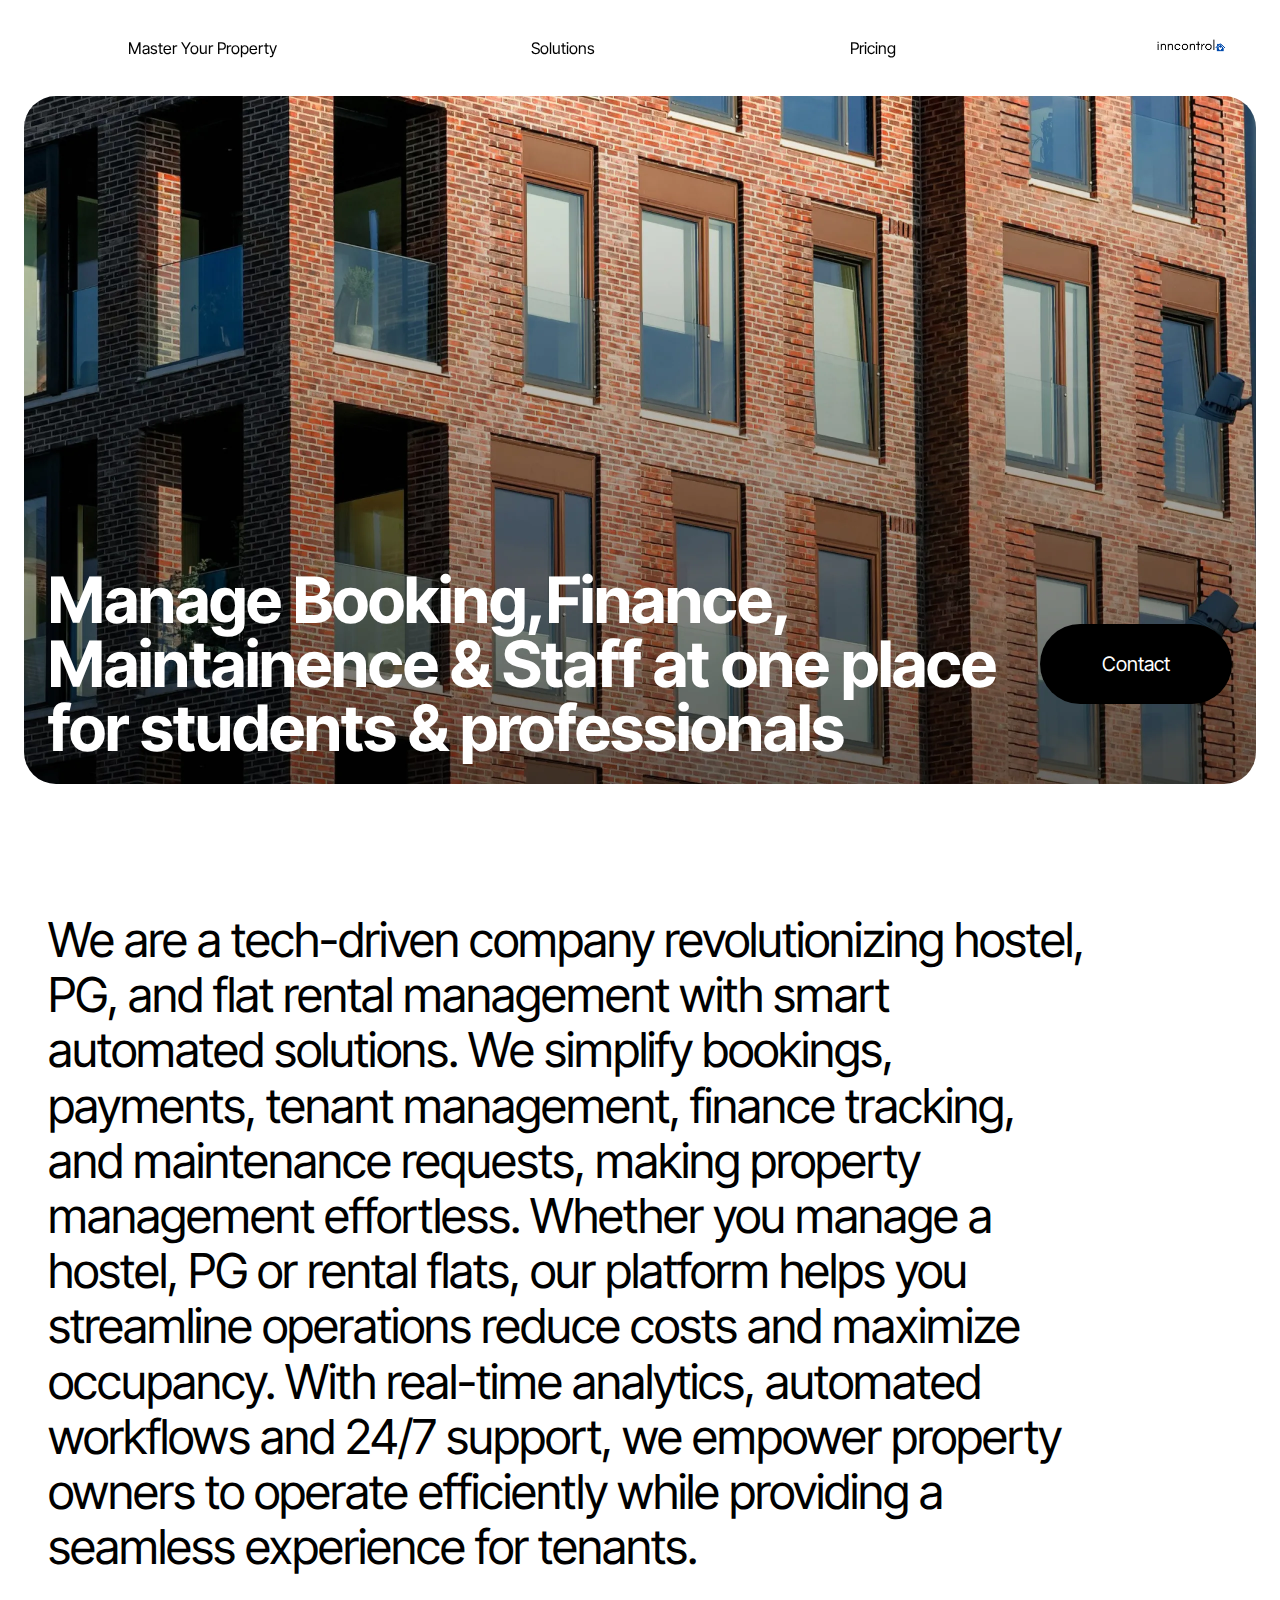
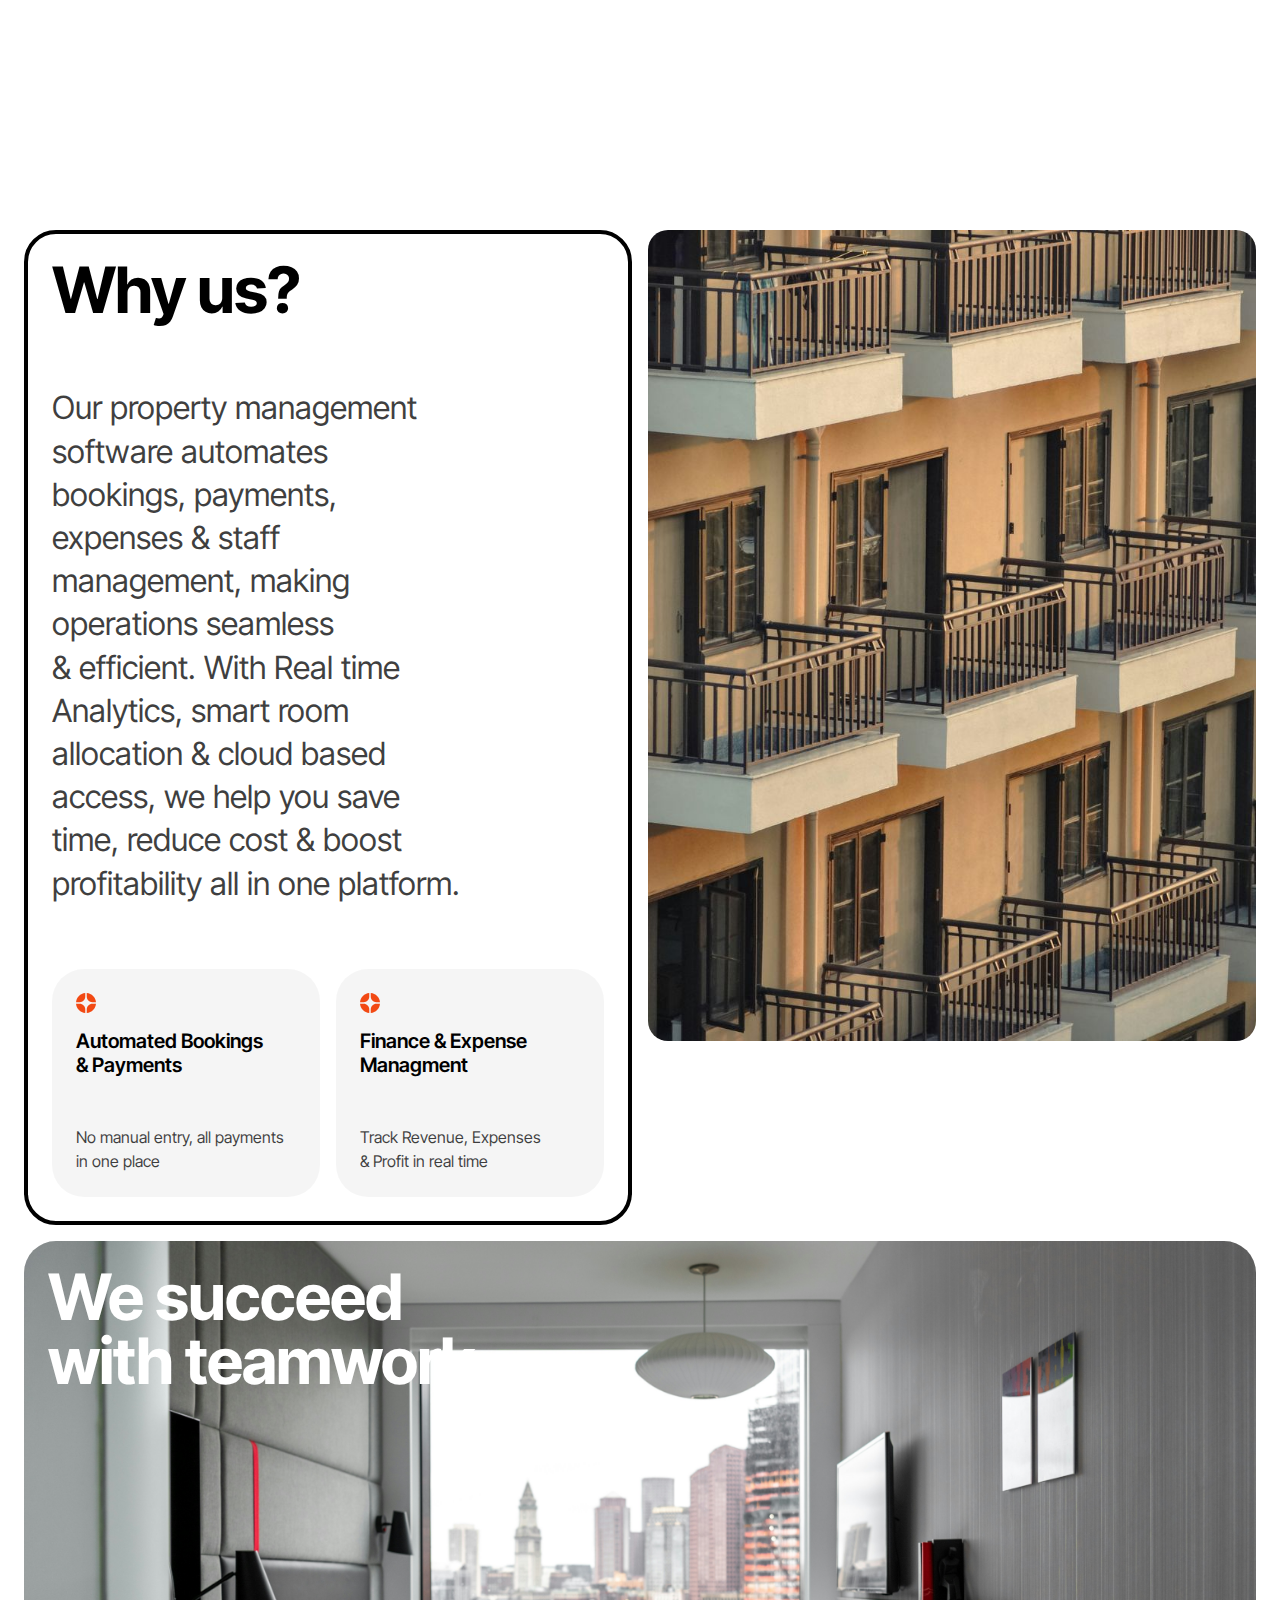
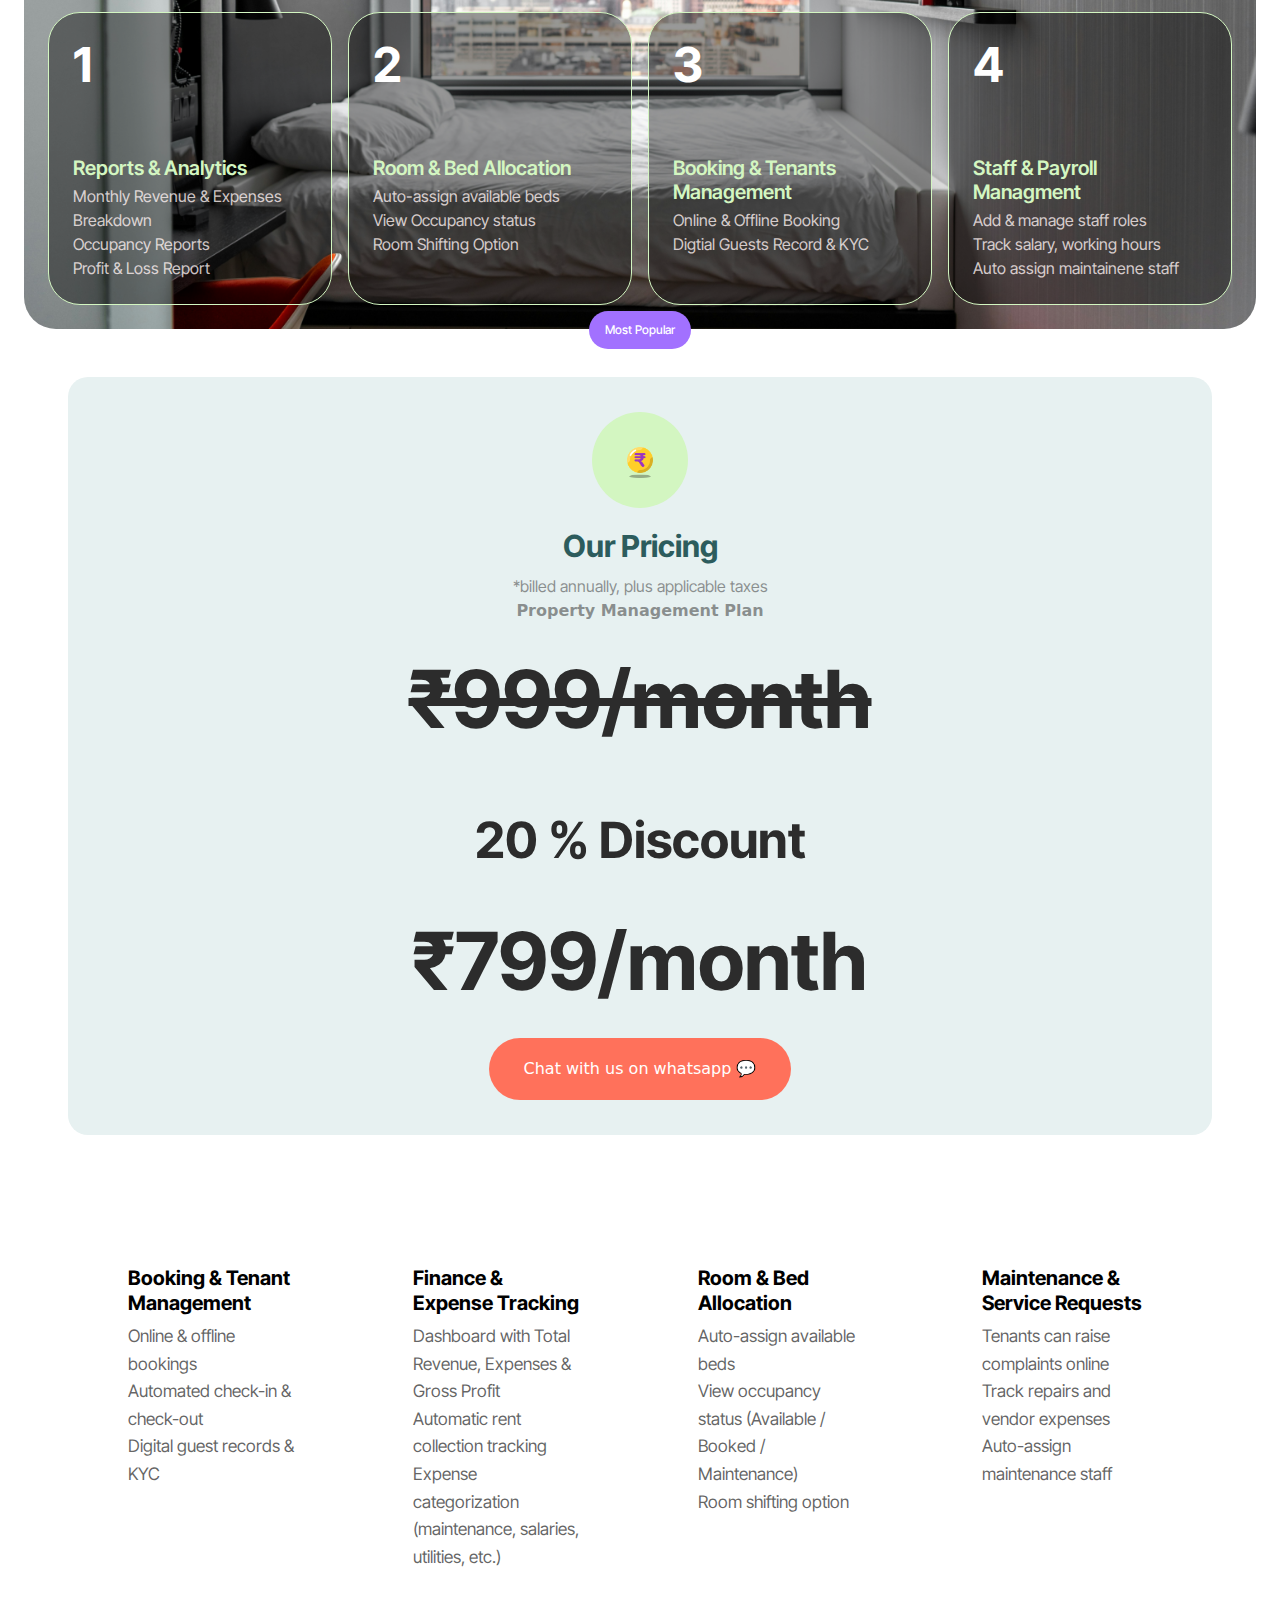
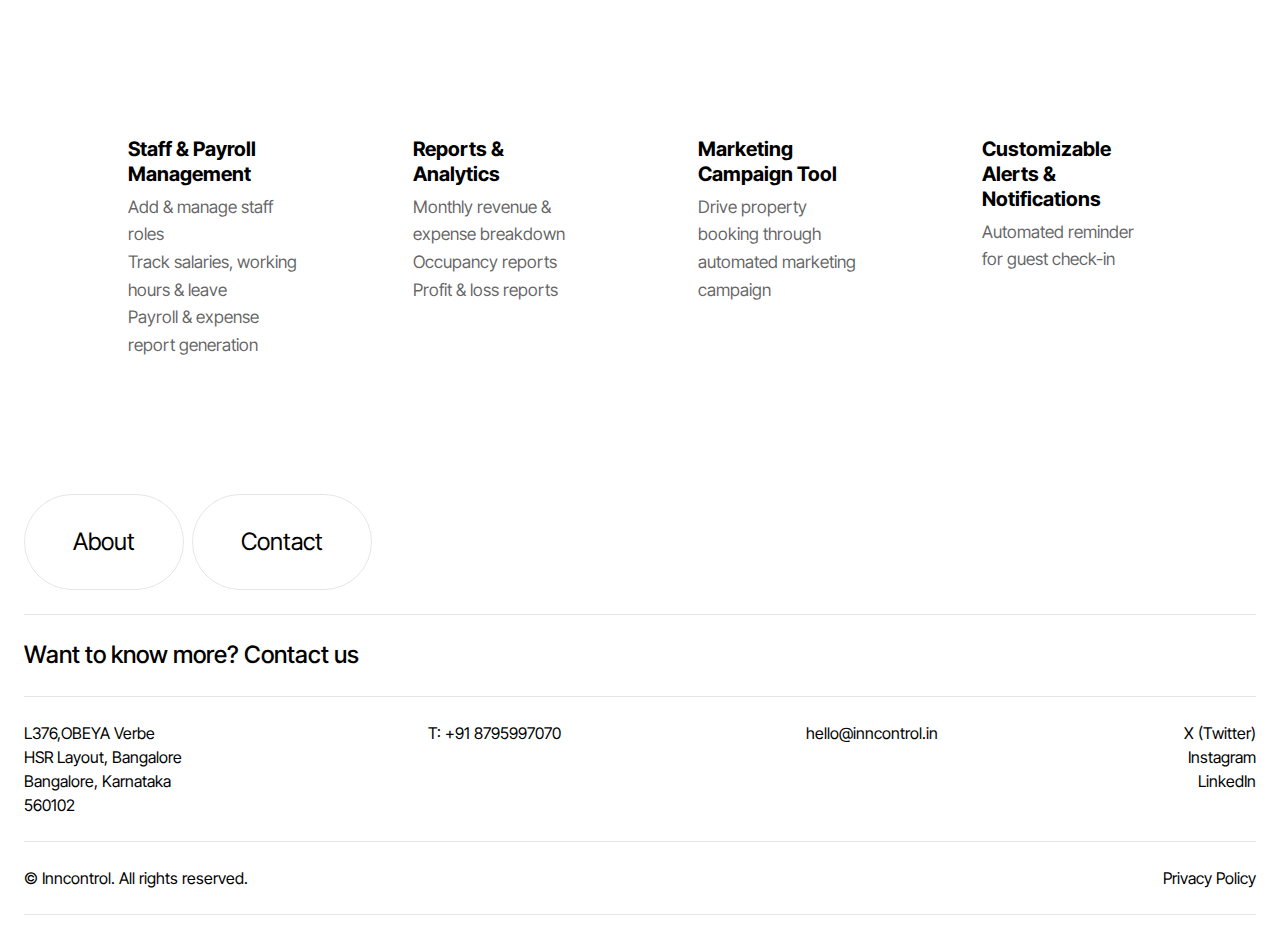
<file: index.html>
<!DOCTYPE html><!--  This site was created in Webflow. https://webflow.com  --><!--  Last Published: Thu Apr 03 2025 09:59:10 GMT+0000 (Coordinated Universal Time)  -->
<html data-wf-page="67ee4611defe788e4dc5d452" data-wf-site="67ee4611defe788e4dc5d3f4">
<head>
  <meta charset="utf-8">
  <title> Inncontrol | Home </title>
  <meta content="Inncontrol | Your Property Management Solution " name="description">
  <meta content="width=device-width, initial-scale=1" name="viewport">
  <meta content="Webflow" name="generator">
  <link href="css/normalize.css" rel="stylesheet" type="text/css">
  <link href="css/webflow.css" rel="stylesheet" type="text/css">
  <link href="css/incontrol-b09518.webflow.css" rel="stylesheet" type="text/css">
  <script type="text/javascript">!function(o,c){var n=c.documentElement,t=" w-mod-";n.className+=t+"js",("ontouchstart"in o||o.DocumentTouch&&c instanceof DocumentTouch)&&(n.className+=t+"touch")}(window,document);</script>
  <link href="images/favicon.png" rel="shortcut icon" type="image/x-icon">
  <link href="images/webclip.png" rel="apple-touch-icon">
  <style>
* {
-webkit-font-smoothing: antialiased;
-moz-osx-font-smoothing: grayscale;
}
</style>
</head>
<body>
  <div class="global">
    <div class="global__styles w-embed"><!--  Use this editor to add custom styles that must be reflected on all pages  -->
      <!--  Ensure the Global Component is present on all pages where custom styles are needed  -->
      <style>
</style>
    </div>
  </div>
  <div class="page-wrapper">
    <header class="header">
      <div class="container">
        <div class="open-nav"></div>
        <div class="top-bar">
          <div class="text-regular hidden-phone">Master Your Property<br></div>
          <div>
            <a href="#sol">Solutions</a>
          </div>
          <div>
            <a href="#pricing">Pricing</a>
          </div>
          <a href="index.html" aria-current="page" class="brand w-inline-block w--current"><img src="images/Inn-Control-132-x-40-px-1.png" loading="lazy" alt="" class="brand__asset"></a>
        </div>
        <nav class="nav">
          <div class="nav__content">
            <div class="nav__head">
              <a data-w-id="b26a7dd3-6c9f-4101-3595-8395c09f6a69" href="#" class="close-nav w-inline-block"><img loading="lazy" src="images/x-close.svg" alt="close" class="icon-small"></a>
              <a href="mailto:hello@fortress.com" class="nav-head__button w-inline-block">
                <div class="text-regular">Contact</div>
              </a>
            </div>
            <div class="nav__main">
              <a href="index.html" aria-current="page" class="nav__link w-inline-block w--current">
                <div class="text-regular c2-60">01</div>
                <div class="text-large c2">Home</div>
              </a>
              <a href="about.html" class="nav__link w-inline-block">
                <div class="text-regular c2-60">02</div>
                <div class="text-large c2">About</div>
              </a>
              <a href="projects.html" class="nav__link w-inline-block">
                <div class="text-regular c2-60">03</div>
                <div class="text-large c2">Projects</div>
              </a>
              <a href="news.html" class="nav__link w-inline-block">
                <div class="text-regular c2-60">04</div>
                <div class="text-large c2">News</div>
              </a>
              <a href="careers.html" class="nav__link w-inline-block">
                <div class="text-regular c2-60">05</div>
                <div class="text-large c2">Careers</div>
              </a>
            </div>
            <div class="nav__social">
              <a href="http://x.com" target="_blank" class="nav__social-link w-inline-block"><img loading="lazy" src="images/x-1.svg" alt="x" class="social-icon"></a>
              <a href="http://instagram.com" target="_blank" class="nav__social-link w-inline-block"><img loading="lazy" src="images/instagram-1.svg" alt="instagram" class="social-icon"></a>
              <a href="http://linkedin.com" target="_blank" class="nav__social-link no-border w-inline-block"><img loading="lazy" src="images/linkedin.svg" alt="linkedin" class="social-icon"></a>
            </div>
          </div>
        </nav>
      </div>
    </header>
    <main class="sections">
      <section class="hero">
        <div class="container">
          <div class="hero__content"><img src="images/hero-img_1hero-img.webp" loading="lazy" alt="fortress" class="absolute-img">
            <div class="ghost-item"></div>
            <div class="huge-card__flex">
              <h4 class="heading-huge c2">Manage Booking,Finance, Maintainence &amp; Staff at one place for <span>students</span> &amp; professionals</h4>
              <a href="tel:+918795997070" class="button w-inline-block">
                <div class="text-large">Contact</div>
              </a>
            </div>
          </div>
        </div>
      </section>
      <div class="spacer-large"></div>
      <section class="statement">
        <div class="container">
          <div class="max-width-regular">
            <div class="text-wrapper for-statement-home">
              <p id="about-us" class="text-huge">We are a tech-driven company revolutionizing hostel, PG, and flat rental management with smart automated solutions. We simplify bookings, payments, tenant management, finance tracking, and maintenance requests, making property management effortless. Whether you manage a hostel, PG or rental flats, our platform helps you streamline operations reduce costs and maximize occupancy. With real-time analytics, automated workflows and 24/7 support, we empower property owners to operate efficiently while providing a seamless experience for tenants. </p>
            </div>
          </div>
        </div>
      </section>
      <div class="spacer-large"></div>
      <section class="projects">
        <div class="container">
          <div class="max-width-regular"></div>
        </div>
      </section>
      <div class="spacer-large"></div>
      <section class="overview">
        <div class="container">
          <div class="overview__content">
            <div class="overview__card">
              <h2 class="heading-huge">Why us?</h2>
              <div class="text-wrapper for-overview">
                <p class="text-xlarge c1-75">Our property management software automates bookings, payments, expenses &amp; staff management, making operations seamless &amp; efficient. With Real time Analytics, smart room allocation &amp; cloud based access, we help you save time, reduce cost &amp; boost profitability all in one platform.</p>
              </div>
              <div class="overview__inner-cards">
                <div id="w-node-_6c055845-c79e-79d9-5fcb-3698146b5c9f-4dc5d452" class="card-b">
                  <div class="card-b__top"><img src="images/mark.svg" loading="lazy" alt="" class="icon-regular">
                    <h3 class="heading-small">Automated Bookings &amp; Payments</h3>
                  </div>
                  <p class="text-regular c1-75">No manual entry, all payments in one place</p>
                </div>
                <div class="card-b">
                  <div class="card-b__top"><img src="images/mark.svg" loading="lazy" alt="" class="icon-regular">
                    <h3 class="heading-small">Finance &amp; Expense Managment</h3>
                  </div>
                  <p class="text-regular c1-75">Track Revenue, Expenses &amp; Profit in real time</p>
                </div>
              </div>
            </div><img src="images/shivansh-singh-yZis-ijimJA-unsplash.jpg" loading="lazy" width="739" sizes="(max-width: 767px) 100vw, 739px" alt="" srcset="images/shivansh-singh-yZis-ijimJA-unsplash-p-500.jpg 500w, images/shivansh-singh-yZis-ijimJA-unsplash-p-800.jpg 800w, images/shivansh-singh-yZis-ijimJA-unsplash-p-1080.jpg 1080w, images/shivansh-singh-yZis-ijimJA-unsplash-p-1600.jpg 1600w, images/shivansh-singh-yZis-ijimJA-unsplash-p-2000.jpg 2000w, images/shivansh-singh-yZis-ijimJA-unsplash-p-2600.jpg 2600w, images/shivansh-singh-yZis-ijimJA-unsplash-p-3200.jpg 3200w, images/shivansh-singh-yZis-ijimJA-unsplash.jpg 3672w" class="image">
            <div id="w-node-_92f0e494-3aff-ce5a-cbcb-d963831e1cda-4dc5d452" class="overview__stats"><img src="images/andrea-davis-NngNVT74o6s-unsplash.jpg" loading="lazy" alt="" class="absolute-img">
              <div class="huge-card__flex">
                <h4 class="heading-huge c2">We succeed <br>with teamwork.</h4>
              </div>
              <div class="overview__stats-cards">
                <div class="card-a">
                  <div class="text-huge for-card-a"> 1</div>
                  <div class="card-a__bottom">
                    <h3 class="heading-small c3">Reports &amp; Analytics </h3>
                    <div class="text-regular c2-80">Monthly Revenue &amp; Expenses Breakdown<br>Occupancy Reports<br>Profit &amp; Loss Report</div>
                  </div>
                </div>
                <div class="card-a">
                  <div class="text-huge for-card-a">2</div>
                  <div class="card-a__bottom">
                    <h3 class="heading-small c3">Room &amp; Bed Allocation</h3>
                    <div class="text-regular c2-80">Auto-assign available beds<br>View Occupancy status <br>Room Shifting Option</div>
                  </div>
                </div>
                <div class="card-a">
                  <div class="text-huge for-card-a">3</div>
                  <div class="card-a__bottom">
                    <h3 class="heading-small c3">Booking &amp; Tenants Management</h3>
                    <div class="text-regular c2-80">Online &amp; Offline Booking<br>Digtial Guests Record &amp; KYC</div>
                  </div>
                </div>
                <div class="card-a">
                  <div class="text-huge for-card-a">4</div>
                  <div class="card-a__bottom">
                    <h3 class="heading-small c3">Staff &amp; Payroll Managment</h3>
                    <div class="text-regular c2-80">Add &amp; manage staff roles<br>Track salary, working hours<br>Auto assign maintainene staff</div>
                  </div>
                </div>
              </div>
            </div>
          </div>
        </div>
      </section>
    </main>
    <div class="walsh-container">
      <div class="w-layout-grid walsh-main-grid">
        <div id="w-node-_991eb8a3-0377-5478-c10a-6049529dcd44-4dc5d452" class="walsh-pricing-inner-card">
          <div id="pricing" class="walsh-price-green-wrapper-padding w-node-_991eb8a3-0377-5478-c10a-6049529dcd45-4dc5d452">
            <div class="walsh-pricing-div-top">
              <div class="walsh-text-block-purple">Most Popular</div>
            </div>
            <div class="w-layout-grid walsh-pricing-grid">
              <div id="w-node-_991eb8a3-0377-5478-c10a-6049529dcd4a-4dc5d452" class="walsh-center-h-wrapper">
                <div class="walsh-pricing-circle-icon"><img src="images/download-32.png" loading="lazy" alt="" class="walsh-icon-pricing-card"></div>
                <h3 class="walsh-heading-regular-dark-green">Our Pricing</h3>
                <div class="walsh-text-grey">*billed annually, plus applicable taxes<br><span class="text-span">Property Management Plan</span></div>
              </div>
              <div id="w-node-_991eb8a3-0377-5478-c10a-6049529dcd51-4dc5d452" class="walsh-center-h-wrapper">
                <p class="walsh-price newclass"><span class="text-span-4">₹999/month<br>‍</span><br><span class="text-span-5">20 % Discount</span><br>‍<span class="text-span-6"><br>₹799/month<br></span></p>
              </div>
              <div id="w-node-_991eb8a3-0377-5478-c10a-6049529dcd56-4dc5d452" class="walsh-center-h-wrapper">
                <a href="https://wa.me/918795997070" target="_blank" class="walsh-button-orange w-inline-block">
                  <div>Chat with us on whatsapp 💬 </div>
                </a>
              </div>
            </div>
          </div>
          <div class="walsh-container">
            <div id="sol" class="w-layout-grid walsh-main-grid">
              <div id="w-node-a5eb0e4b-f370-4794-9c57-0538e9e42765-4dc5d452" class="walsh-rounded-box">
                <div class="walsh-icon-wrapper"><img src="images/download-33.png" loading="lazy" alt="" class="walsh-icon-small"></div>
                <div class="walsh-inner-wrap">
                  <h3 class="walsh-heading-small">Booking &amp; Tenant Management</h3>
                  <p class="walsh-paragraph-small">Online &amp; offline bookings<br>Automated check-in &amp; check-out<br>Digital guest records &amp; KYC</p>
                </div>
              </div>
              <div id="w-node-a5eb0e4b-f370-4794-9c57-0538e9e4276d-4dc5d452" class="walsh-rounded-box">
                <div class="walsh-icon-wrapper"><img src="images/download-34.png" loading="lazy" alt="" class="walsh-icon-small"></div>
                <div class="walsh-inner-wrap">
                  <h3 class="walsh-heading-small">Finance &amp; Expense Tracking</h3>
                  <p class="walsh-paragraph-small">Dashboard with Total Revenue, Expenses &amp; Gross Profit<br>Automatic rent collection tracking<br>Expense categorization (maintenance, salaries, utilities, etc.)</p>
                </div>
              </div>
              <div id="w-node-a5eb0e4b-f370-4794-9c57-0538e9e42775-4dc5d452" class="walsh-rounded-box">
                <div class="walsh-icon-wrapper"><img src="images/download-35.png" loading="lazy" alt="" class="walsh-icon-small"></div>
                <div class="walsh-inner-wrap">
                  <h3 class="walsh-heading-small">Room &amp; Bed Allocation</h3>
                  <p class="walsh-paragraph-small">Auto-assign available beds<br>View occupancy status (Available / Booked / Maintenance)<br>Room shifting option</p>
                </div>
              </div>
              <div id="w-node-a5eb0e4b-f370-4794-9c57-0538e9e4277d-4dc5d452" class="walsh-rounded-box">
                <div class="walsh-icon-wrapper"><img src="images/download-36.png" loading="lazy" alt="" class="walsh-icon-small"></div>
                <div class="walsh-inner-wrap">
                  <h3 class="walsh-heading-small">Maintenance &amp; Service Requests</h3>
                  <p class="walsh-paragraph-small">Tenants can raise complaints online<br>Track repairs and vendor expenses<br>Auto-assign maintenance staff</p>
                </div>
              </div>
              <div id="w-node-a5eb0e4b-f370-4794-9c57-0538e9e42785-4dc5d452" class="walsh-rounded-box">
                <div class="walsh-icon-wrapper"><img src="images/download-37.png" loading="lazy" alt="" class="walsh-icon-small"></div>
                <div class="walsh-inner-wrap">
                  <h3 class="walsh-heading-small">Staff &amp; Payroll Management</h3>
                  <p class="walsh-paragraph-small">Add &amp; manage staff roles<br>Track salaries, working hours &amp; leave<br>Payroll &amp; expense report generation</p>
                </div>
              </div>
              <div id="w-node-a5eb0e4b-f370-4794-9c57-0538e9e4278d-4dc5d452" class="walsh-rounded-box">
                <div class="walsh-icon-wrapper"><img src="images/download-38.png" loading="lazy" alt="" class="walsh-icon-small"></div>
                <div class="walsh-inner-wrap">
                  <h3 class="walsh-heading-small">Reports &amp; Analytics</h3>
                  <p class="walsh-paragraph-small">Monthly revenue &amp; expense breakdown<br>Occupancy reports<br>Profit &amp; loss reports</p>
                </div>
              </div>
              <div id="w-node-a5eb0e4b-f370-4794-9c57-0538e9e42795-4dc5d452" class="walsh-rounded-box">
                <div class="walsh-icon-wrapper"><img src="images/download-39.png" loading="lazy" alt="" class="walsh-icon-small"></div>
                <div class="walsh-inner-wrap">
                  <h3 class="walsh-heading-small">Marketing Campaign Tool </h3>
                  <p class="walsh-paragraph-small">Drive property booking through automated marketing campaign</p>
                </div>
              </div>
              <div id="w-node-a5eb0e4b-f370-4794-9c57-0538e9e4279d-4dc5d452" class="walsh-rounded-box">
                <div class="walsh-icon-wrapper"><img src="images/download-40.png" loading="lazy" alt="" class="walsh-icon-small"></div>
                <div class="walsh-inner-wrap">
                  <h3 class="walsh-heading-small">Customizable Alerts &amp; Notifications</h3>
                  <p class="walsh-paragraph-small">Automated reminder for guest check-in</p>
                </div>
              </div>
            </div>
          </div>
        </div>
      </div>
    </div>
    <footer class="footer">
      <div class="container">
        <div class="footer__content">
          <div class="footer__main">
            <div class="footer__nav">
              <a href="#about-us" class="footer__nav-link w-inline-block">
                <div class="text-xlarge">About</div>
              </a>
              <a href="mailto:hello@inncontrol.in" class="footer__nav-link w-inline-block">
                <div class="text-xlarge">Contact</div>
              </a>
            </div>
            <div class="footer__cta">
              <a href="mailto:hello@inncontrol.in" class="footer__link w-inline-block">
                <div class="text-xlarge">Want to know more? Contact us</div>
              </a>
            </div>
            <div class="footer__contact">
              <div class="footer__contact-item">
                <div class="text-regular">L376,OBEYA Verbe</div>
                <div class="text-regular">HSR Layout, Bangalore</div>
                <div class="text-regular">Bangalore, Karnataka</div>
                <div class="text-regular">560102</div>
              </div>
              <div class="footer__contact-item">
                <div class="text-regular">
                  <a href="#">T: +91 8795997070</a>
                </div>
              </div>
              <div class="footer__contact-item">
                <a href="mailto:hello@fortress.com" class="footer__link w-inline-block">
                  <div class="text-regular">hello@inncontrol.in</div>
                </a>
              </div>
              <div class="footer__contact-item align-right">
                <a href="http://x.com" target="_blank" class="footer__link w-inline-block">
                  <div class="text-regular">X (Twitter)</div>
                </a>
                <a href="http://instagram.com" target="_blank" class="footer__link w-inline-block">
                  <div class="text-regular">Instagram</div>
                </a>
                <a href="http://linkedin.com" target="_blank" class="footer__link w-inline-block">
                  <div class="text-regular">LinkedIn</div>
                </a>
              </div>
            </div>
            <div class="footer__legal">
              <div>© Inncontrol. All rights reserved.</div>
              <a href="#" class="footer__link w-inline-block">
                <div>Privacy Policy</div>
              </a>
            </div>
          </div>
        </div>
      </div>
    </footer>
  </div>
  <script src="https://d3e54v103j8qbb.cloudfront.net/js/jquery-3.5.1.min.dc5e7f18c8.js?site=67ee4611defe788e4dc5d3f4" type="text/javascript" integrity="sha256-9/aliU8dGd2tb6OSsuzixeV4y/faTqgFtohetphbbj0=" crossorigin="anonymous"></script>
  <script src="js/webflow.js" type="text/javascript"></script>
</body>
</html>
</file>
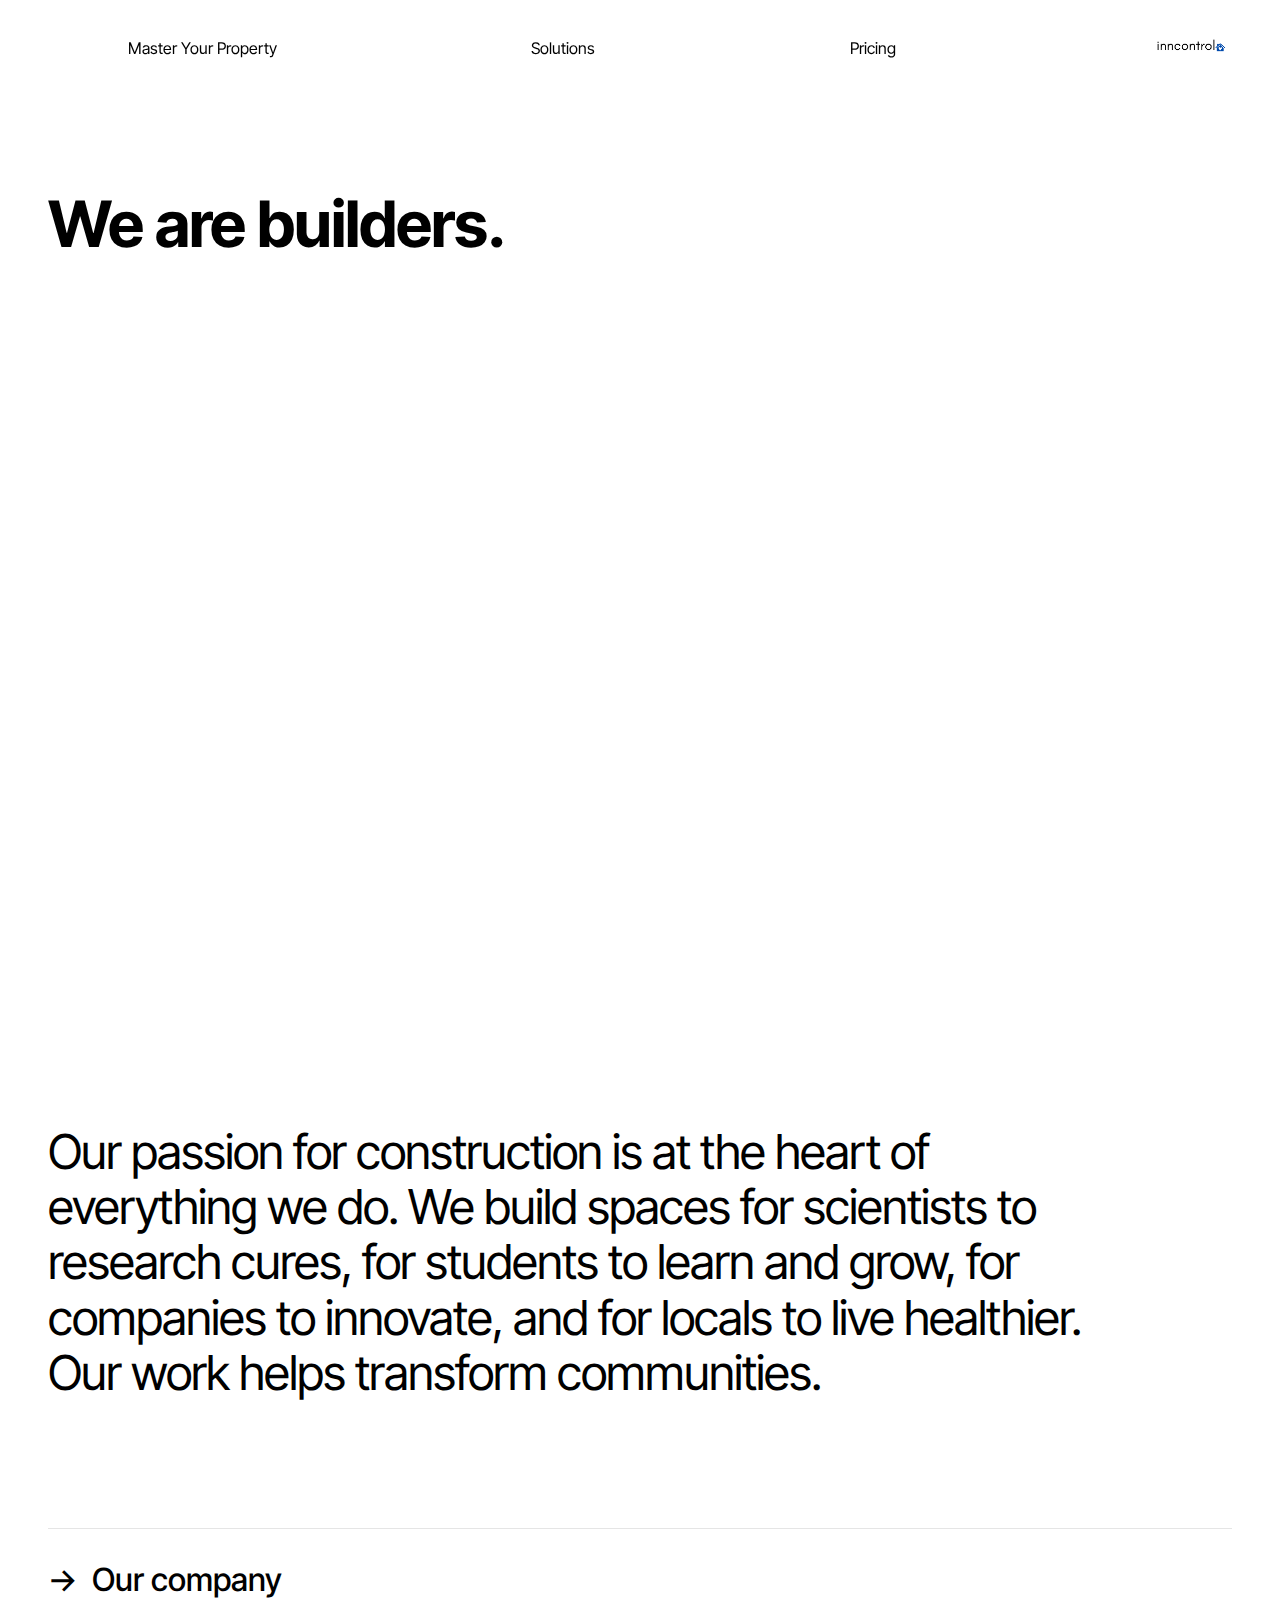
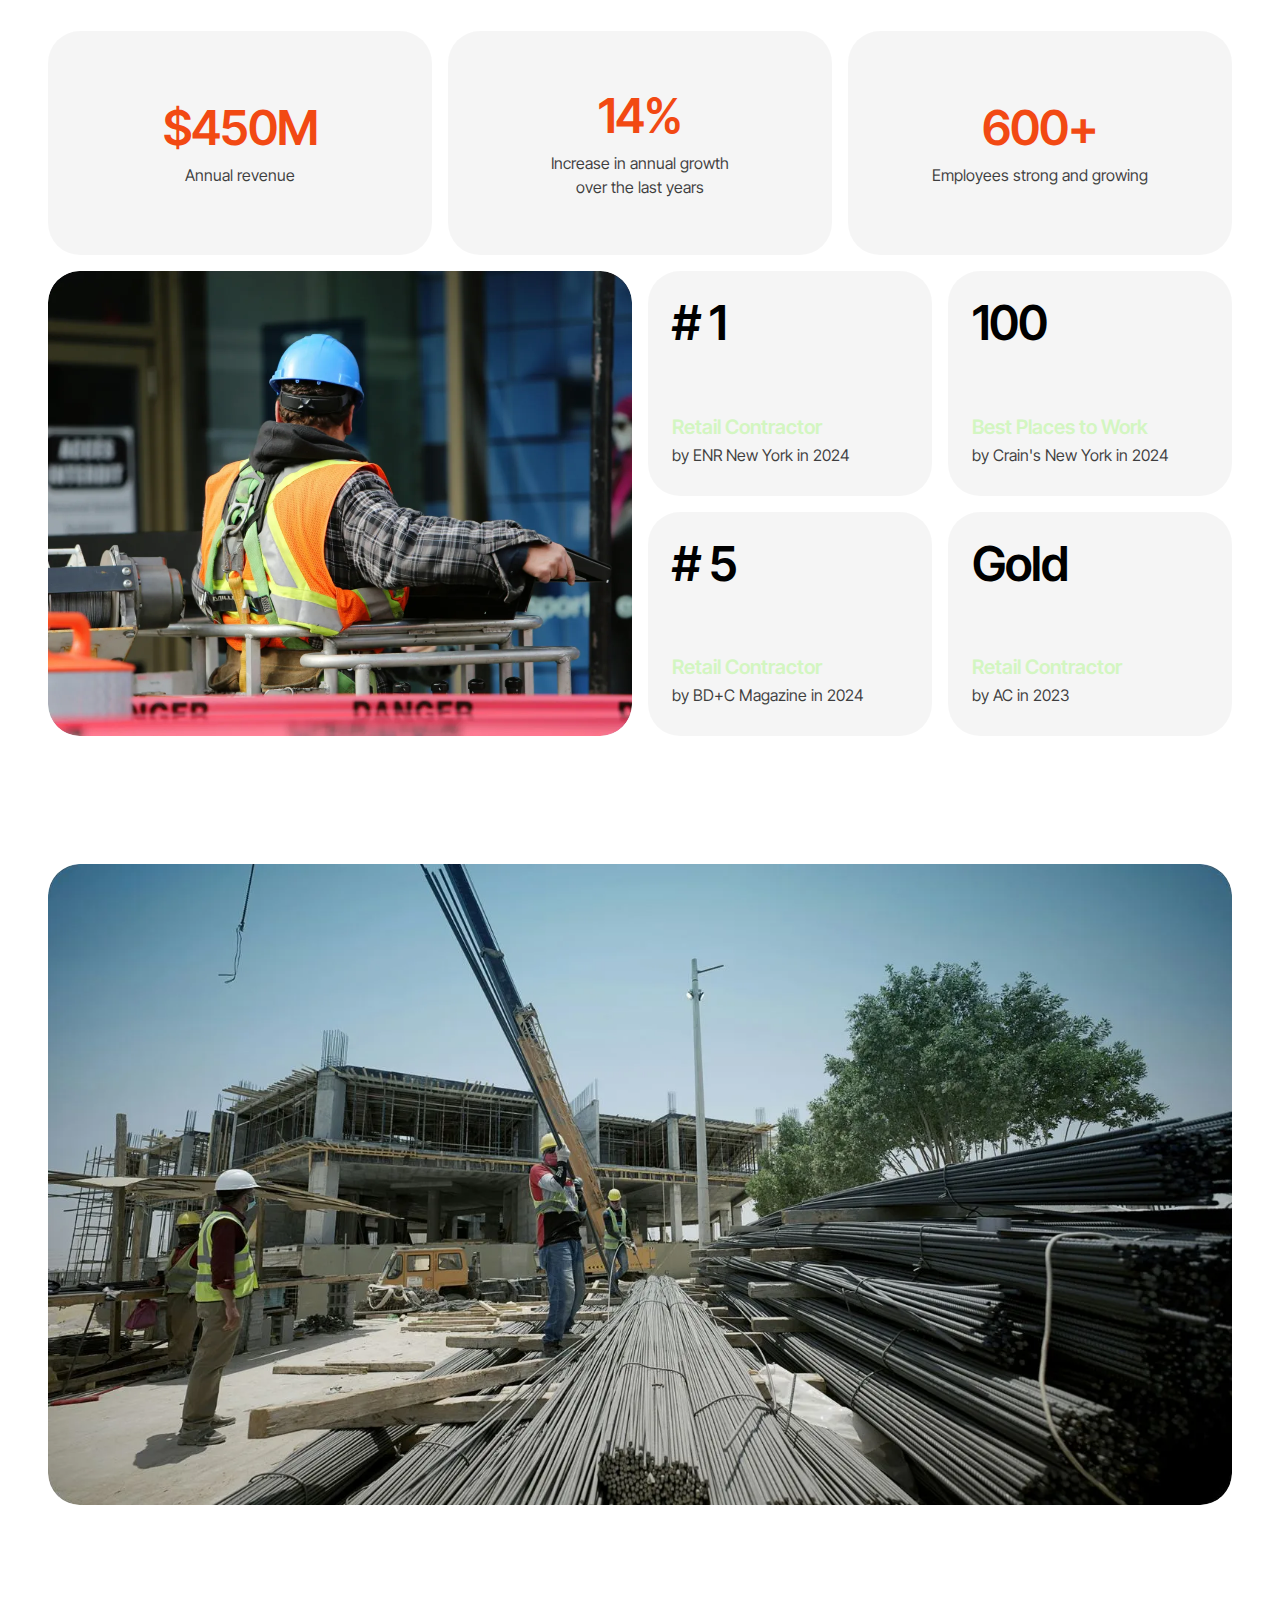
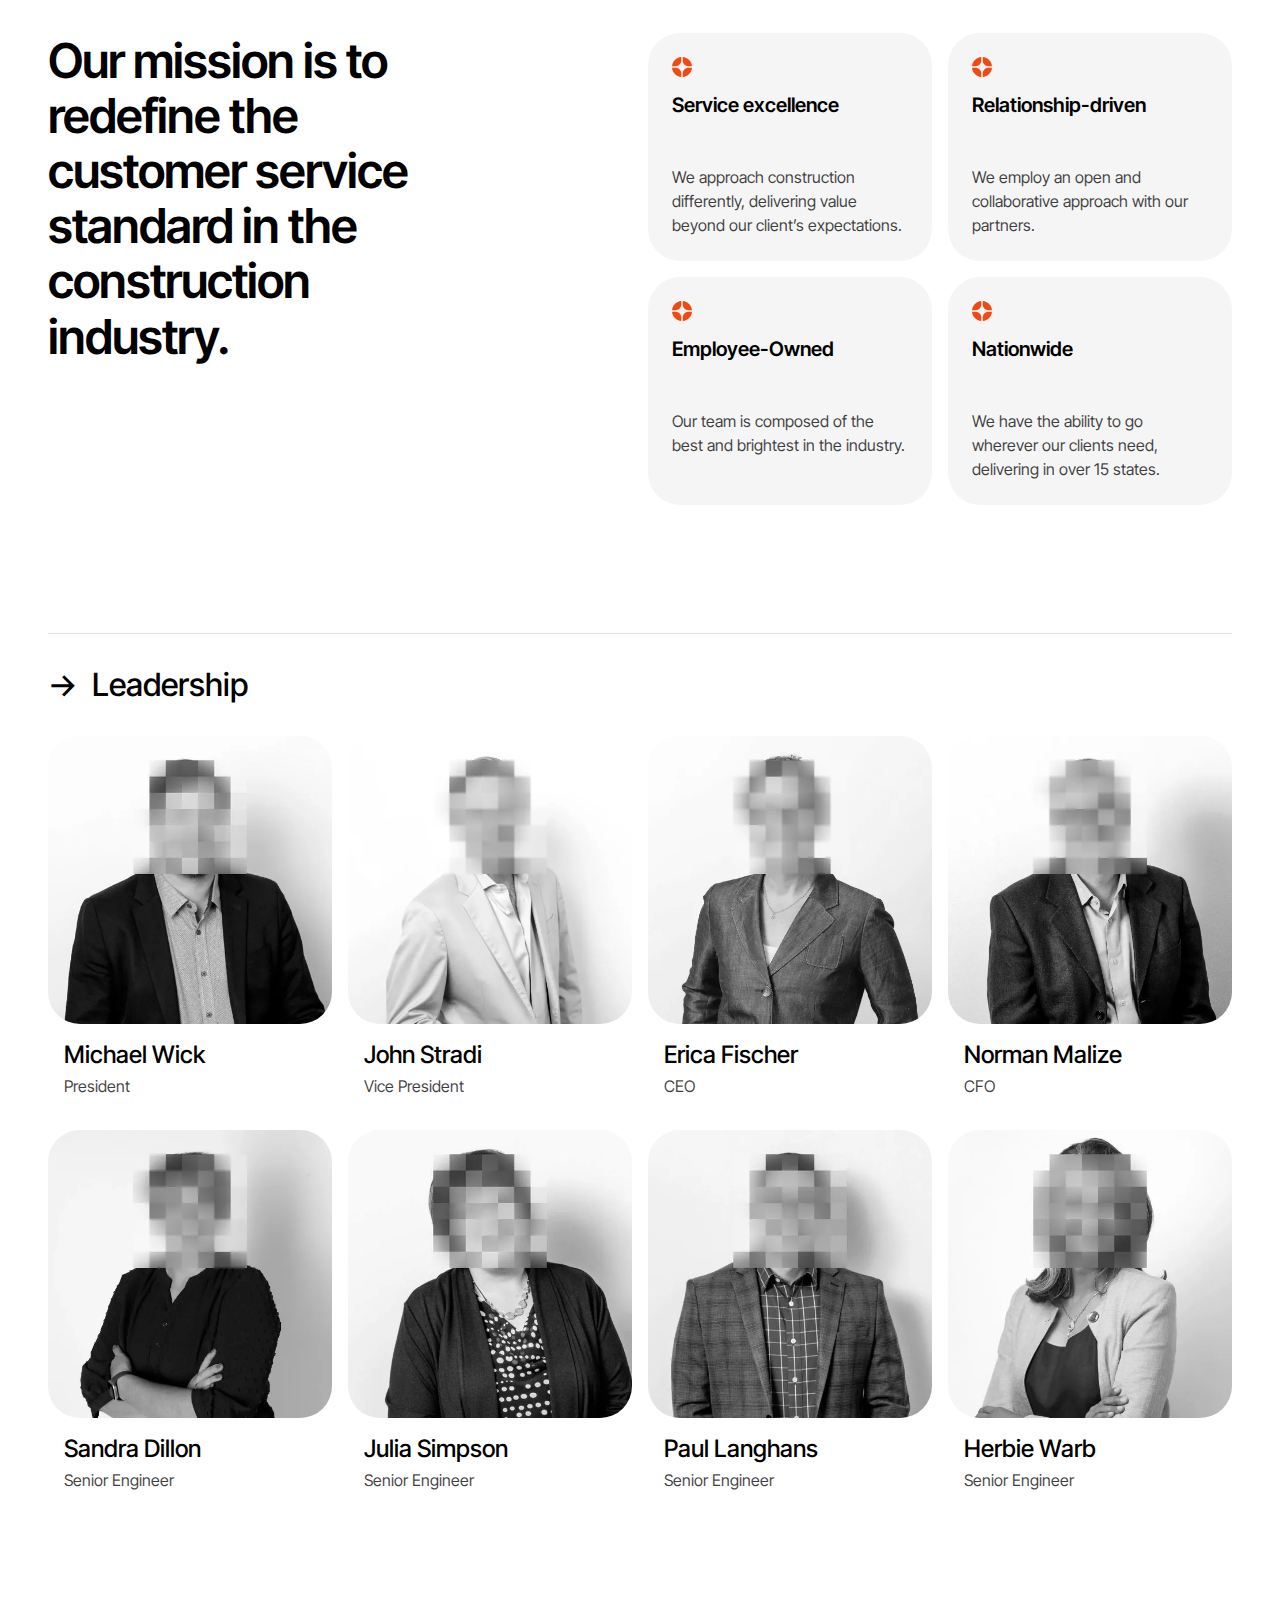
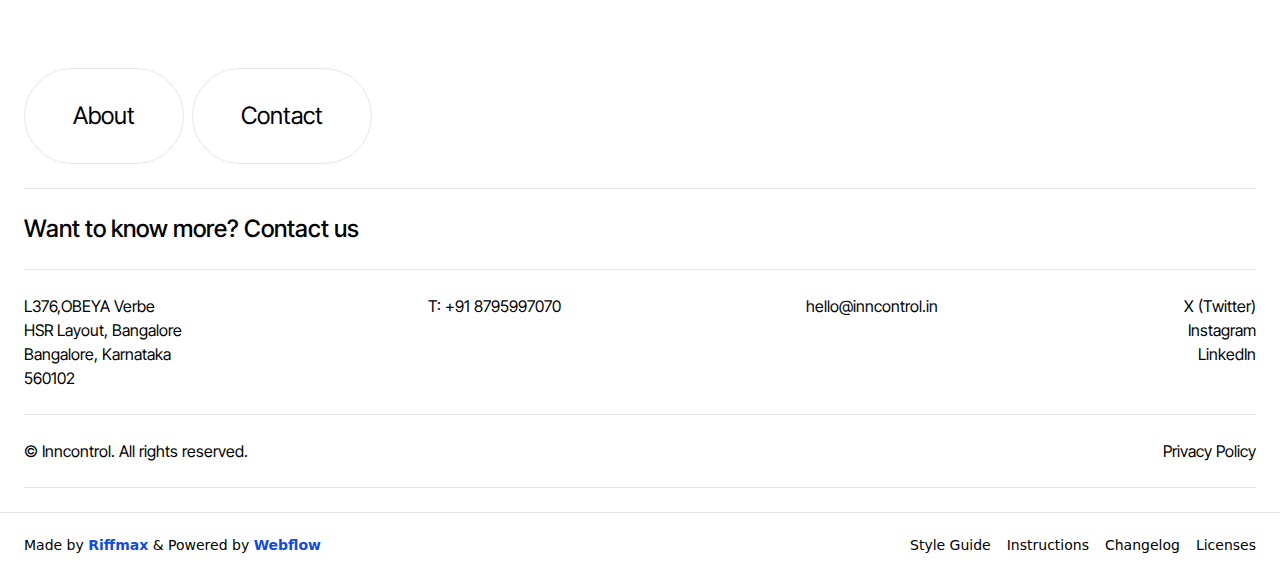
<file: about.html>
<!DOCTYPE html><!--  This site was created in Webflow. https://webflow.com  --><!--  Last Published: Thu Apr 03 2025 09:59:10 GMT+0000 (Coordinated Universal Time)  -->
<html data-wf-page="67ee4611defe788e4dc5d464" data-wf-site="67ee4611defe788e4dc5d3f4">
<head>
  <meta charset="utf-8">
  <title>About | Fortress</title>
  <meta content="About | Fortress" property="og:title">
  <meta content="About | Fortress" property="twitter:title">
  <meta content="width=device-width, initial-scale=1" name="viewport">
  <meta content="Webflow" name="generator">
  <link href="css/normalize.css" rel="stylesheet" type="text/css">
  <link href="css/webflow.css" rel="stylesheet" type="text/css">
  <link href="css/incontrol-b09518.webflow.css" rel="stylesheet" type="text/css">
  <script type="text/javascript">!function(o,c){var n=c.documentElement,t=" w-mod-";n.className+=t+"js",("ontouchstart"in o||o.DocumentTouch&&c instanceof DocumentTouch)&&(n.className+=t+"touch")}(window,document);</script>
  <link href="images/favicon.png" rel="shortcut icon" type="image/x-icon">
  <link href="images/webclip.png" rel="apple-touch-icon">
  <style>
* {
-webkit-font-smoothing: antialiased;
-moz-osx-font-smoothing: grayscale;
}
</style>
</head>
<body>
  <div class="global">
    <div class="global__styles w-embed"><!--  Use this editor to add custom styles that must be reflected on all pages  -->
      <!--  Ensure the Global Component is present on all pages where custom styles are needed  -->
      <style>
</style>
    </div>
  </div>
  <div class="page-wrapper">
    <header class="header">
      <div class="container">
        <div class="open-nav"></div>
        <div class="top-bar">
          <div class="text-regular hidden-phone">Master Your Property<br></div>
          <div>
            <a href="#">Solutions</a>
          </div>
          <div>
            <a href="#">Pricing</a>
          </div>
          <a href="index.html" class="brand w-inline-block"><img src="images/Inn-Control-132-x-40-px-1.png" loading="lazy" alt="" class="brand__asset"></a>
        </div>
        <nav class="nav">
          <div class="nav__content">
            <div class="nav__head">
              <a data-w-id="b26a7dd3-6c9f-4101-3595-8395c09f6a69" href="#" class="close-nav w-inline-block"><img loading="lazy" src="images/x-close.svg" alt="close" class="icon-small"></a>
              <a href="mailto:hello@fortress.com" class="nav-head__button w-inline-block">
                <div class="text-regular">Contact</div>
              </a>
            </div>
            <div class="nav__main">
              <a href="index.html" class="nav__link w-inline-block">
                <div class="text-regular c2-60">01</div>
                <div class="text-large c2">Home</div>
              </a>
              <a href="about.html" aria-current="page" class="nav__link w-inline-block w--current">
                <div class="text-regular c2-60">02</div>
                <div class="text-large c2">About</div>
              </a>
              <a href="projects.html" class="nav__link w-inline-block">
                <div class="text-regular c2-60">03</div>
                <div class="text-large c2">Projects</div>
              </a>
              <a href="news.html" class="nav__link w-inline-block">
                <div class="text-regular c2-60">04</div>
                <div class="text-large c2">News</div>
              </a>
              <a href="careers.html" class="nav__link w-inline-block">
                <div class="text-regular c2-60">05</div>
                <div class="text-large c2">Careers</div>
              </a>
            </div>
            <div class="nav__social">
              <a href="http://x.com" target="_blank" class="nav__social-link w-inline-block"><img loading="lazy" src="images/x-1.svg" alt="x" class="social-icon"></a>
              <a href="http://instagram.com" target="_blank" class="nav__social-link w-inline-block"><img loading="lazy" src="images/instagram-1.svg" alt="instagram" class="social-icon"></a>
              <a href="http://linkedin.com" target="_blank" class="nav__social-link no-border w-inline-block"><img loading="lazy" src="images/linkedin.svg" alt="linkedin" class="social-icon"></a>
            </div>
          </div>
        </nav>
      </div>
    </header>
    <main class="sections top-padding">
      <section class="intro">
        <div class="container">
          <div class="max-width-regular">
            <h1 class="heading-huge">We are builders.</h1>
          </div>
          <div class="spacer-small"></div>
          <div class="youtube-wrapper">
            <div style="padding-top:56.17021276595745%" class="w-embed-youtubevideo youtube"><iframe src="https://www.youtube.com/embed/TacLVW3dwEI?rel=0&amp;controls=0&amp;autoplay=0&amp;mute=0&amp;start=0" frameborder="0" style="position:absolute;left:0;top:0;width:100%;height:100%;pointer-events:auto" allow="autoplay; encrypted-media" allowfullscreen="" title="GENERAL CONSTRUCTION - 60th ANNIVERSARY VIDEO (English)"></iframe></div>
          </div>
        </div>
      </section>
      <div class="spacer-large"></div>
      <section class="statement">
        <div class="container">
          <div class="max-width-regular">
            <div class="text-wrapper for-statement-about">
              <p class="text-huge">Our passion for construction is at the heart of everything we do. We build spaces for scientists to research cures, for students to learn and grow, for companies to innovate, and for locals to live healthier. Our work helps transform communities.</p>
            </div>
          </div>
        </div>
      </section>
      <div class="spacer-large"></div>
      <section class="company">
        <div class="container">
          <div class="max-width-regular">
            <div class="title-section">
              <h2 class="heading-large"><span class="title-section__arrow">→</span> Our company</h2>
            </div>
            <div class="company__content">
              <div id="w-node-_611edaae-ba96-811b-8ae6-b4161f0bd32e-4dc5d464" class="company__cards-c">
                <div class="card-c">
                  <div class="text-huge for-card-c">$450M</div>
                  <div class="text-regular c1-75">Annual revenue</div>
                </div>
                <div class="card-c">
                  <div class="text-huge for-card-c">14%</div>
                  <div class="text-regular c1-75">Increase in annual growth<br>over the last years</div>
                </div>
                <div class="card-c">
                  <div class="text-huge for-card-c">600+</div>
                  <div class="text-regular c1-75">Employees strong and growing</div>
                </div>
              </div><img src="images/company-img_1company-img.webp" loading="lazy" alt="fortress" class="company__img">
              <div class="company__cards-a">
                <div class="card-a c1-04">
                  <div class="text-huge semi-bold"># 1</div>
                  <div class="card-a__bottom">
                    <h3 class="heading-small c3">Retail Contractor</h3>
                    <div class="text-regular c1-75">by ENR New York in 2024</div>
                  </div>
                </div>
                <div class="card-a c1-04">
                  <div class="text-huge semi-bold">100</div>
                  <div class="card-a__bottom">
                    <h3 class="heading-small c3">Best Places to Work</h3>
                    <div class="text-regular c1-75">by Crain&#x27;s New York in 2024</div>
                  </div>
                </div>
                <div class="card-a c1-04">
                  <div class="text-huge semi-bold"># 5</div>
                  <div class="card-a__bottom">
                    <h3 class="heading-small c3">Retail Contractor</h3>
                    <div class="text-regular c1-75">by BD+C Magazine in 2024</div>
                  </div>
                </div>
                <div class="card-a c1-04">
                  <div class="text-huge semi-bold">Gold</div>
                  <div class="card-a__bottom">
                    <h3 class="heading-small c3">Retail Contractor</h3>
                    <div class="text-regular c1-75">by AC in 2023</div>
                  </div>
                </div>
              </div>
            </div>
          </div>
        </div>
      </section>
      <div class="spacer-large"></div>
      <section class="section">
        <div class="container">
          <div class="max-width-regular"><img src="images/about-img_1about-img.webp" loading="lazy" alt="fortress" class="cover-image rounded"></div>
        </div>
      </section>
      <div class="spacer-large"></div>
      <section class="mission">
        <div class="container">
          <div class="max-width-regular">
            <div class="mission__content">
              <div class="mission__title">
                <h3 class="heading-xlarge">Our mission is to redefine the customer service standard in the construction industry.</h3>
              </div>
              <div class="mission__cards">
                <div id="w-node-_6ecc0674-5ecf-f101-3162-44cb65ca2761-4dc5d464" class="card-b">
                  <div class="card-b__top"><img src="images/mark.svg" loading="lazy" alt="" class="icon-regular">
                    <h3 class="heading-small">Service excellence</h3>
                  </div>
                  <p class="text-regular c1-75">We approach construction differently, delivering value beyond our client’s expectations.</p>
                </div>
                <div id="w-node-_48cb2f5a-bbcc-397c-18fb-27e9e9610e55-4dc5d464" class="card-b">
                  <div class="card-b__top"><img src="images/mark.svg" loading="lazy" alt="" class="icon-regular">
                    <h3 class="heading-small">Relationship-driven</h3>
                  </div>
                  <p class="text-regular c1-75">We employ an open and collaborative approach with our partners.</p>
                </div>
                <div id="w-node-_31f93ef7-1f67-17b7-fef2-6ce498db8ae7-4dc5d464" class="card-b">
                  <div class="card-b__top"><img src="images/mark.svg" loading="lazy" alt="" class="icon-regular">
                    <h3 class="heading-small">Employee-Owned</h3>
                  </div>
                  <p class="text-regular c1-75">Our team is composed of the best and brightest in the industry.</p>
                </div>
                <div id="w-node-b2af434d-b4bc-a40a-7ab3-e8d88af12e90-4dc5d464" class="card-b">
                  <div class="card-b__top"><img src="images/mark.svg" loading="lazy" alt="" class="icon-regular">
                    <h3 class="heading-small">Nationwide</h3>
                  </div>
                  <p class="text-regular c1-75">We have the ability to go wherever our clients need, delivering in over 15 states.</p>
                </div>
              </div>
            </div>
          </div>
        </div>
      </section>
      <div class="spacer-large"></div>
      <section class="leadership">
        <div class="container">
          <div class="max-width-regular">
            <div class="title-section">
              <h2 class="heading-large"><span class="title-section__arrow">→</span> Leadership</h2>
            </div>
            <div class="leadership__items">
              <div class="leadership__item"><img src="images/leader-1_1leader-1.webp" loading="lazy" alt="leader" class="leadership__image">
                <div class="leadership__label">
                  <h3 class="heading-medium">Michael Wick</h3>
                  <div class="text-regular c1-75">President</div>
                </div>
              </div>
              <div class="leadership__item"><img src="images/leader-2_1leader-2.webp" loading="lazy" alt="leader" class="leadership__image">
                <div class="leadership__label">
                  <h3 class="heading-medium">John Stradi</h3>
                  <div class="text-regular c1-75">Vice President</div>
                </div>
              </div>
              <div class="leadership__item"><img src="images/leader-3_1leader-3.webp" loading="lazy" alt="leader" class="leadership__image">
                <div class="leadership__label">
                  <h3 class="heading-medium">Erica Fischer</h3>
                  <div class="text-regular c1-75">CEO</div>
                </div>
              </div>
              <div class="leadership__item"><img src="images/leader-4_1leader-4.webp" loading="lazy" alt="leader" class="leadership__image">
                <div class="leadership__label">
                  <h3 class="heading-medium">Norman Malize</h3>
                  <div class="text-regular c1-75">CFO</div>
                </div>
              </div>
              <div class="leadership__item"><img src="images/leader-5_1leader-5.webp" loading="lazy" alt="leader" class="leadership__image">
                <div class="leadership__label">
                  <h3 class="heading-medium">Sandra Dillon</h3>
                  <div class="text-regular c1-75">Senior Engineer</div>
                </div>
              </div>
              <div class="leadership__item"><img src="images/leader-6_1leader-6.webp" loading="lazy" alt="leader" class="leadership__image">
                <div class="leadership__label">
                  <h3 class="heading-medium">Julia Simpson</h3>
                  <div class="text-regular c1-75">Senior Engineer</div>
                </div>
              </div>
              <div class="leadership__item"><img src="images/leader-7_1leader-7.webp" loading="lazy" alt="leader" class="leadership__image">
                <div class="leadership__label">
                  <h3 class="heading-medium">Paul Langhans</h3>
                  <div class="text-regular c1-75">Senior Engineer</div>
                </div>
              </div>
              <div class="leadership__item"><img src="images/leader-8_1leader-8.webp" loading="lazy" alt="leader" class="leadership__image">
                <div class="leadership__label">
                  <h3 class="heading-medium">Herbie Warb</h3>
                  <div class="text-regular c1-75">Senior Engineer</div>
                </div>
              </div>
            </div>
          </div>
        </div>
      </section>
      <div class="spacer-large"></div>
    </main>
    <footer class="footer">
      <div class="container">
        <div class="footer__content">
          <div class="footer__main">
            <div class="footer__nav">
              <a href="#" class="footer__nav-link w-inline-block">
                <div class="text-xlarge">About</div>
              </a>
              <a href="mailto:hello@inncontrol.in" class="footer__nav-link w-inline-block">
                <div class="text-xlarge">Contact</div>
              </a>
            </div>
            <div class="footer__cta">
              <a href="mailto:hello@inncontrol.in" class="footer__link w-inline-block">
                <div class="text-xlarge">Want to know more? Contact us</div>
              </a>
            </div>
            <div class="footer__contact">
              <div class="footer__contact-item">
                <div class="text-regular">L376,OBEYA Verbe</div>
                <div class="text-regular">HSR Layout, Bangalore</div>
                <div class="text-regular">Bangalore, Karnataka</div>
                <div class="text-regular">560102</div>
              </div>
              <div class="footer__contact-item">
                <div class="text-regular">
                  <a href="#">T: +91 8795997070</a>
                </div>
              </div>
              <div class="footer__contact-item">
                <a href="mailto:hello@fortress.com" class="footer__link w-inline-block">
                  <div class="text-regular">hello@inncontrol.in</div>
                </a>
              </div>
              <div class="footer__contact-item align-right">
                <a href="http://x.com" target="_blank" class="footer__link w-inline-block">
                  <div class="text-regular">X (Twitter)</div>
                </a>
                <a href="http://instagram.com" target="_blank" class="footer__link w-inline-block">
                  <div class="text-regular">Instagram</div>
                </a>
                <a href="http://linkedin.com" target="_blank" class="footer__link w-inline-block">
                  <div class="text-regular">LinkedIn</div>
                </a>
              </div>
            </div>
            <div class="footer__legal">
              <div>© Inncontrol. All rights reserved.</div>
              <a href="#" class="footer__link w-inline-block">
                <div>Privacy Policy</div>
              </a>
            </div>
          </div>
        </div>
      </div>
    </footer>
  </div>
  <div class="internal-bottom">
    <div class="internal-bottom-info">Made by <a href="http://www.riffmax.com" target="_blank" class="internal-info-link">Riffmax</a> &amp; Powered by <a href="http://www.webflow.com" target="_blank" class="internal-info-link">Webflow</a>
    </div>
    <div class="internal-bottom__links">
      <a href="internal/style-guide.html" class="internal-bottom-info">Style Guide</a>
      <a href="internal/instructions.html" class="internal-bottom-info">Instructions</a>
      <a href="internal/changelog.html" class="internal-bottom-info">Changelog</a>
      <a href="internal/licenses.html" class="internal-bottom-info">Licenses</a>
    </div>
  </div>
  <script src="https://d3e54v103j8qbb.cloudfront.net/js/jquery-3.5.1.min.dc5e7f18c8.js?site=67ee4611defe788e4dc5d3f4" type="text/javascript" integrity="sha256-9/aliU8dGd2tb6OSsuzixeV4y/faTqgFtohetphbbj0=" crossorigin="anonymous"></script>
  <script src="js/webflow.js" type="text/javascript"></script>
</body>
</html>
</file>
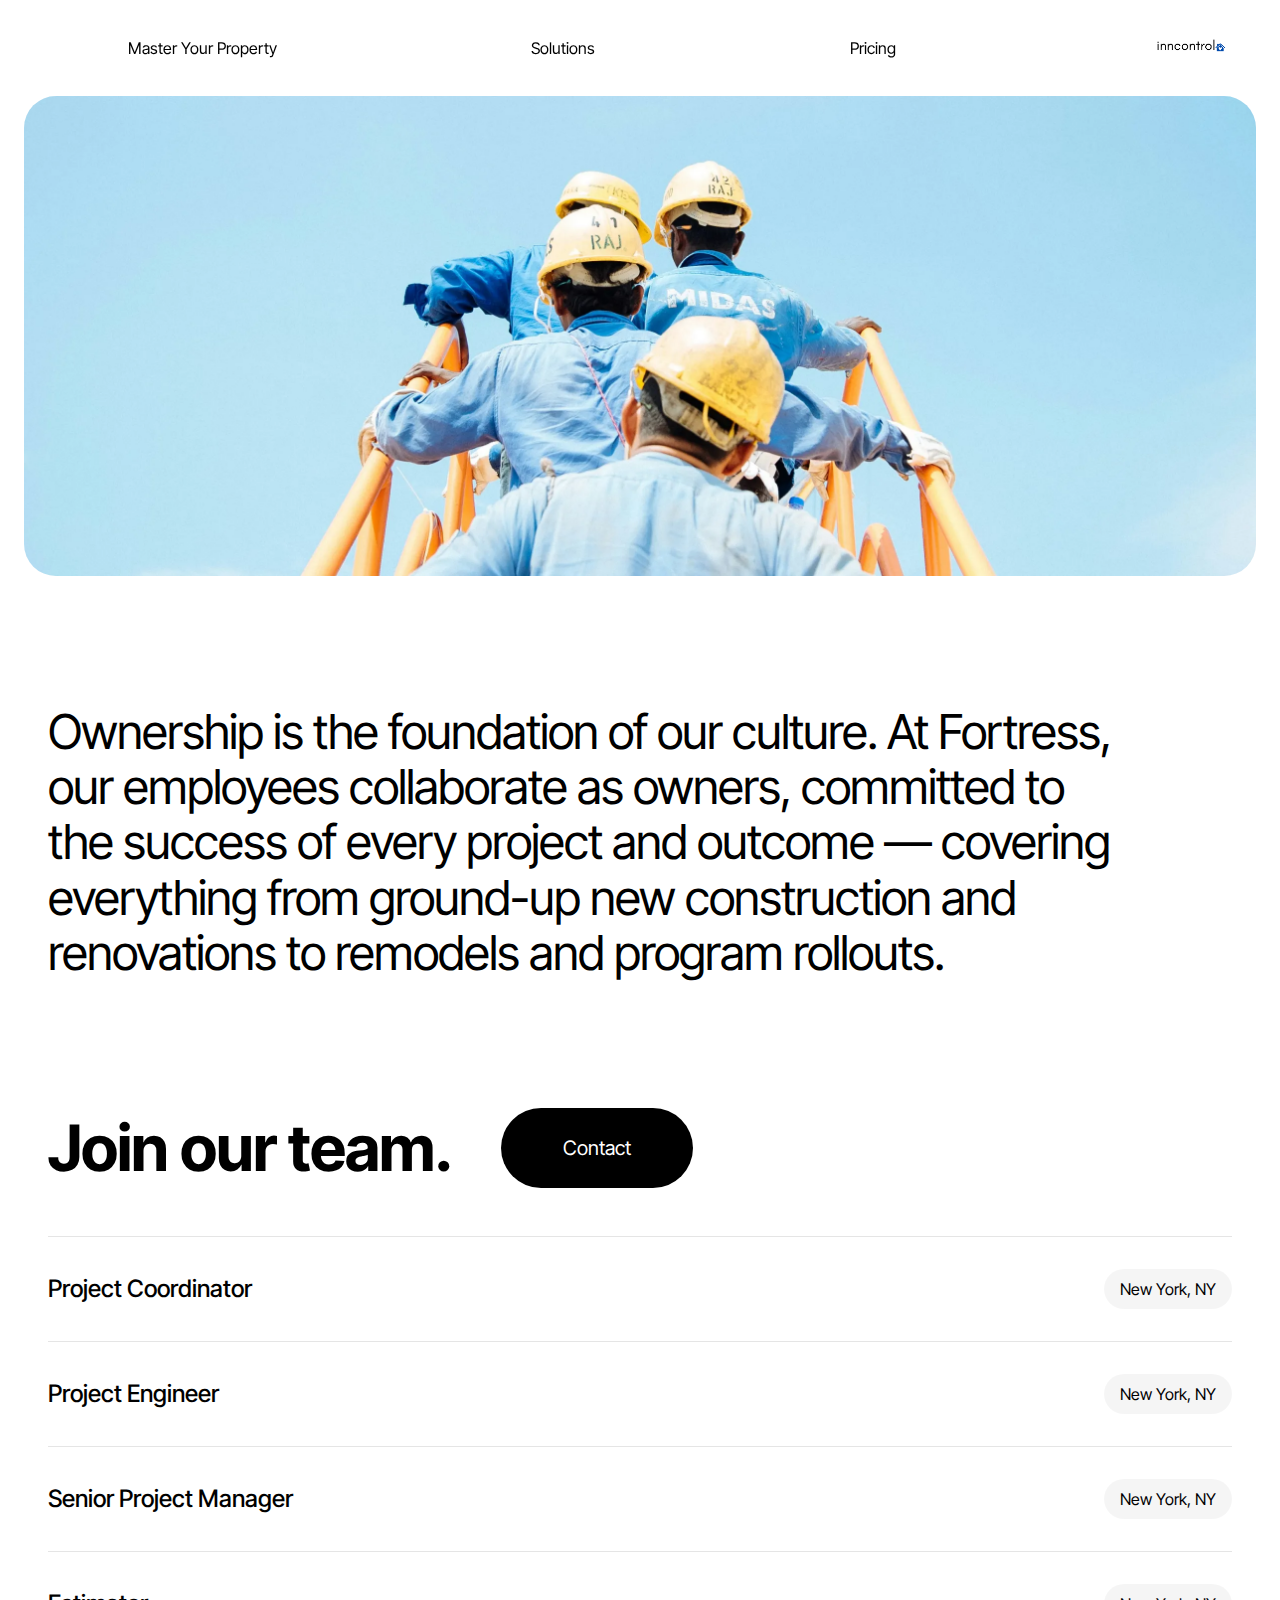
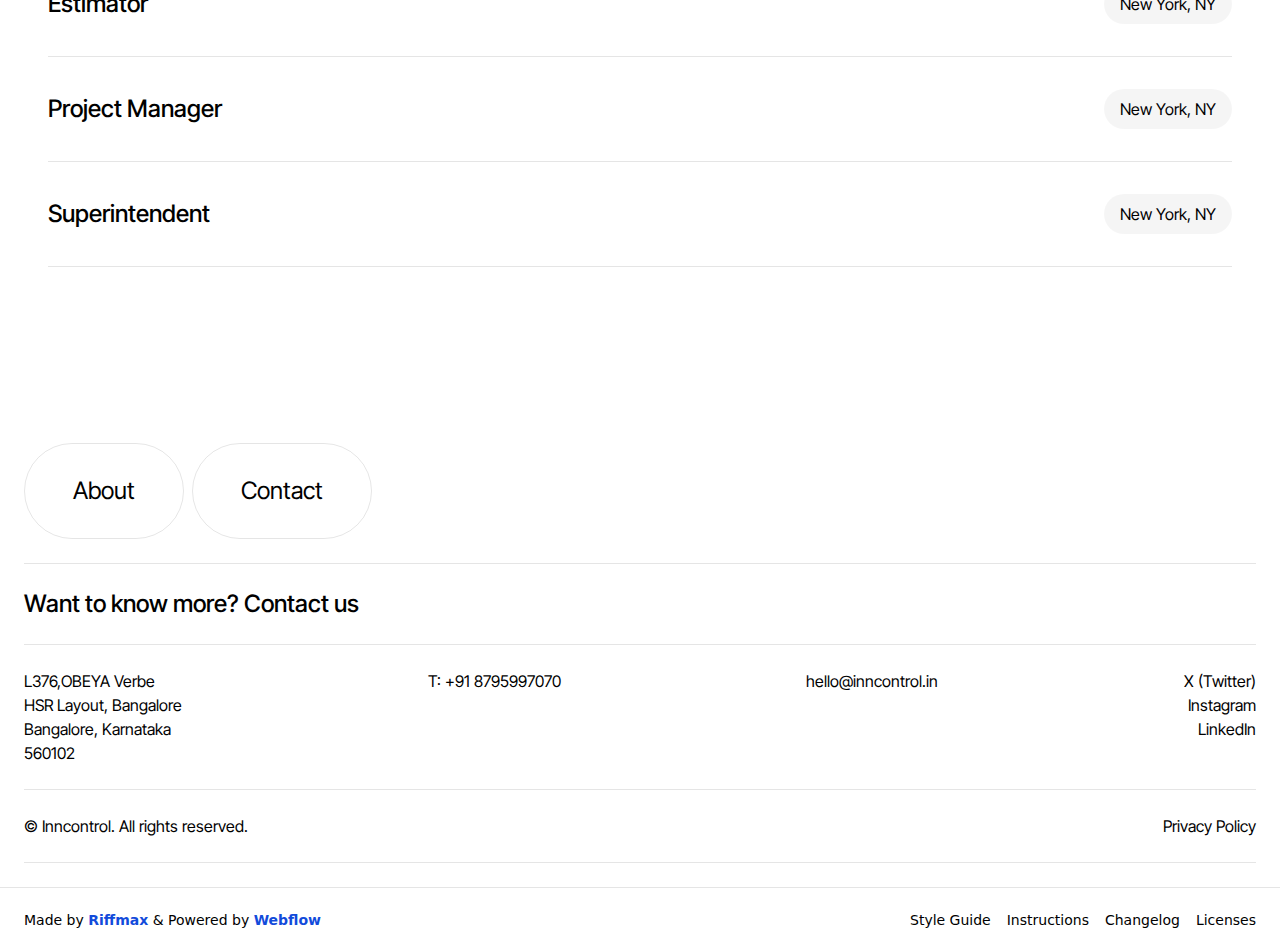
<file: careers.html>
<!DOCTYPE html><!--  This site was created in Webflow. https://webflow.com  --><!--  Last Published: Thu Apr 03 2025 09:59:10 GMT+0000 (Coordinated Universal Time)  -->
<html data-wf-page="67ee4611defe788e4dc5d460" data-wf-site="67ee4611defe788e4dc5d3f4">
<head>
  <meta charset="utf-8">
  <title>Careers | Fortress</title>
  <meta content="width=device-width, initial-scale=1" name="viewport">
  <meta content="Webflow" name="generator">
  <link href="css/normalize.css" rel="stylesheet" type="text/css">
  <link href="css/webflow.css" rel="stylesheet" type="text/css">
  <link href="css/incontrol-b09518.webflow.css" rel="stylesheet" type="text/css">
  <script type="text/javascript">!function(o,c){var n=c.documentElement,t=" w-mod-";n.className+=t+"js",("ontouchstart"in o||o.DocumentTouch&&c instanceof DocumentTouch)&&(n.className+=t+"touch")}(window,document);</script>
  <link href="images/favicon.png" rel="shortcut icon" type="image/x-icon">
  <link href="images/webclip.png" rel="apple-touch-icon">
  <style>
* {
-webkit-font-smoothing: antialiased;
-moz-osx-font-smoothing: grayscale;
}
</style>
</head>
<body>
  <div class="global">
    <div class="global__styles w-embed"><!--  Use this editor to add custom styles that must be reflected on all pages  -->
      <!--  Ensure the Global Component is present on all pages where custom styles are needed  -->
      <style>
</style>
    </div>
  </div>
  <div class="page-wrapper">
    <header class="header">
      <div class="container">
        <div class="open-nav"></div>
        <div class="top-bar">
          <div class="text-regular hidden-phone">Master Your Property<br></div>
          <div>
            <a href="#">Solutions</a>
          </div>
          <div>
            <a href="#">Pricing</a>
          </div>
          <a href="index.html" class="brand w-inline-block"><img src="images/Inn-Control-132-x-40-px-1.png" loading="lazy" alt="" class="brand__asset"></a>
        </div>
        <nav class="nav">
          <div class="nav__content">
            <div class="nav__head">
              <a data-w-id="b26a7dd3-6c9f-4101-3595-8395c09f6a69" href="#" class="close-nav w-inline-block"><img loading="lazy" src="images/x-close.svg" alt="close" class="icon-small"></a>
              <a href="mailto:hello@fortress.com" class="nav-head__button w-inline-block">
                <div class="text-regular">Contact</div>
              </a>
            </div>
            <div class="nav__main">
              <a href="index.html" class="nav__link w-inline-block">
                <div class="text-regular c2-60">01</div>
                <div class="text-large c2">Home</div>
              </a>
              <a href="about.html" class="nav__link w-inline-block">
                <div class="text-regular c2-60">02</div>
                <div class="text-large c2">About</div>
              </a>
              <a href="projects.html" class="nav__link w-inline-block">
                <div class="text-regular c2-60">03</div>
                <div class="text-large c2">Projects</div>
              </a>
              <a href="news.html" class="nav__link w-inline-block">
                <div class="text-regular c2-60">04</div>
                <div class="text-large c2">News</div>
              </a>
              <a href="careers.html" aria-current="page" class="nav__link w-inline-block w--current">
                <div class="text-regular c2-60">05</div>
                <div class="text-large c2">Careers</div>
              </a>
            </div>
            <div class="nav__social">
              <a href="http://x.com" target="_blank" class="nav__social-link w-inline-block"><img loading="lazy" src="images/x-1.svg" alt="x" class="social-icon"></a>
              <a href="http://instagram.com" target="_blank" class="nav__social-link w-inline-block"><img loading="lazy" src="images/instagram-1.svg" alt="instagram" class="social-icon"></a>
              <a href="http://linkedin.com" target="_blank" class="nav__social-link no-border w-inline-block"><img loading="lazy" src="images/linkedin.svg" alt="linkedin" class="social-icon"></a>
            </div>
          </div>
        </nav>
      </div>
    </header>
    <main class="sections">
      <section class="intro">
        <div class="container"><img src="images/careers_1careers.webp" loading="lazy" alt="fortress" class="intro__careers-img"></div>
      </section>
      <div class="spacer-large"></div>
      <section class="statement">
        <div class="container">
          <div class="max-width-regular">
            <div class="text-wrapper for-statement-careers">
              <p class="text-huge">Ownership is the foundation of our culture. At Fortress, our employees collaborate as owners, committed to the success of every project and outcome — covering everything from ground-up new construction and renovations to remodels and program rollouts.</p>
            </div>
          </div>
        </div>
      </section>
      <div class="spacer-large"></div>
      <section class="jobs">
        <div class="container">
          <div class="max-width-regular">
            <div class="jobs__intro">
              <h1 class="heading-huge">Join our team.</h1>
              <a href="mailto:careers@fortress.com?subject=I&#x27;m%20looking%20for%20a%20position" class="button w-inline-block">
                <div class="text-large">Contact</div>
              </a>
            </div>
            <div class="spacer-small"></div>
            <div class="jobs__items">
              <a href="mailto:careers@fortress.com?subject=Job%20%E2%80%94%20Project%20Coordinator" class="jobs__item w-inline-block">
                <h2 class="heading-medium">Project Coordinator</h2>
                <div class="tag c1-04">
                  <div class="text-regular">New York, NY</div>
                </div>
              </a>
              <a href="mailto:careers@fortress.com?subject=Job%20%E2%80%94%20Project%20Engineer" class="jobs__item w-inline-block">
                <h2 class="heading-medium">Project Engineer</h2>
                <div class="tag c1-04">
                  <div class="text-regular">New York, NY</div>
                </div>
              </a>
              <a href="mailto:careers@fortress.com?subject=Job%20%E2%80%94%20Senior%20Project%20Manager" class="jobs__item w-inline-block">
                <h2 class="heading-medium">Senior Project Manager</h2>
                <div class="tag c1-04">
                  <div class="text-regular">New York, NY</div>
                </div>
              </a>
              <a href="mailto:careers@fortress.com?subject=Job%20%E2%80%94%20Estimator" class="jobs__item w-inline-block">
                <h2 class="heading-medium">Estimator</h2>
                <div class="tag c1-04">
                  <div class="text-regular">New York, NY</div>
                </div>
              </a>
              <a href="mailto:careers@fortress.com?subject=Job%20%E2%80%94%20Project%20Manager" class="jobs__item w-inline-block">
                <h2 class="heading-medium">Project Manager</h2>
                <div class="tag c1-04">
                  <div class="text-regular">New York, NY</div>
                </div>
              </a>
              <a href="mailto:careers@fortress.com?subject=Job%20%E2%80%94%20Superintendent" class="jobs__item w-inline-block">
                <h2 class="heading-medium">Superintendent</h2>
                <div class="tag c1-04">
                  <div class="text-regular">New York, NY</div>
                </div>
              </a>
            </div>
          </div>
        </div>
      </section>
      <div class="spacer-large"></div>
    </main>
    <footer class="footer">
      <div class="container">
        <div class="footer__content">
          <div class="footer__main">
            <div class="footer__nav">
              <a href="#" class="footer__nav-link w-inline-block">
                <div class="text-xlarge">About</div>
              </a>
              <a href="mailto:hello@inncontrol.in" class="footer__nav-link w-inline-block">
                <div class="text-xlarge">Contact</div>
              </a>
            </div>
            <div class="footer__cta">
              <a href="mailto:hello@inncontrol.in" class="footer__link w-inline-block">
                <div class="text-xlarge">Want to know more? Contact us</div>
              </a>
            </div>
            <div class="footer__contact">
              <div class="footer__contact-item">
                <div class="text-regular">L376,OBEYA Verbe</div>
                <div class="text-regular">HSR Layout, Bangalore</div>
                <div class="text-regular">Bangalore, Karnataka</div>
                <div class="text-regular">560102</div>
              </div>
              <div class="footer__contact-item">
                <div class="text-regular">
                  <a href="#">T: +91 8795997070</a>
                </div>
              </div>
              <div class="footer__contact-item">
                <a href="mailto:hello@fortress.com" class="footer__link w-inline-block">
                  <div class="text-regular">hello@inncontrol.in</div>
                </a>
              </div>
              <div class="footer__contact-item align-right">
                <a href="http://x.com" target="_blank" class="footer__link w-inline-block">
                  <div class="text-regular">X (Twitter)</div>
                </a>
                <a href="http://instagram.com" target="_blank" class="footer__link w-inline-block">
                  <div class="text-regular">Instagram</div>
                </a>
                <a href="http://linkedin.com" target="_blank" class="footer__link w-inline-block">
                  <div class="text-regular">LinkedIn</div>
                </a>
              </div>
            </div>
            <div class="footer__legal">
              <div>© Inncontrol. All rights reserved.</div>
              <a href="#" class="footer__link w-inline-block">
                <div>Privacy Policy</div>
              </a>
            </div>
          </div>
        </div>
      </div>
    </footer>
  </div>
  <div class="internal-bottom">
    <div class="internal-bottom-info">Made by <a href="http://www.riffmax.com" target="_blank" class="internal-info-link">Riffmax</a> &amp; Powered by <a href="http://www.webflow.com" target="_blank" class="internal-info-link">Webflow</a>
    </div>
    <div class="internal-bottom__links">
      <a href="internal/style-guide.html" class="internal-bottom-info">Style Guide</a>
      <a href="internal/instructions.html" class="internal-bottom-info">Instructions</a>
      <a href="internal/changelog.html" class="internal-bottom-info">Changelog</a>
      <a href="internal/licenses.html" class="internal-bottom-info">Licenses</a>
    </div>
  </div>
  <script src="https://d3e54v103j8qbb.cloudfront.net/js/jquery-3.5.1.min.dc5e7f18c8.js?site=67ee4611defe788e4dc5d3f4" type="text/javascript" integrity="sha256-9/aliU8dGd2tb6OSsuzixeV4y/faTqgFtohetphbbj0=" crossorigin="anonymous"></script>
  <script src="js/webflow.js" type="text/javascript"></script>
</body>
</html>
</file>
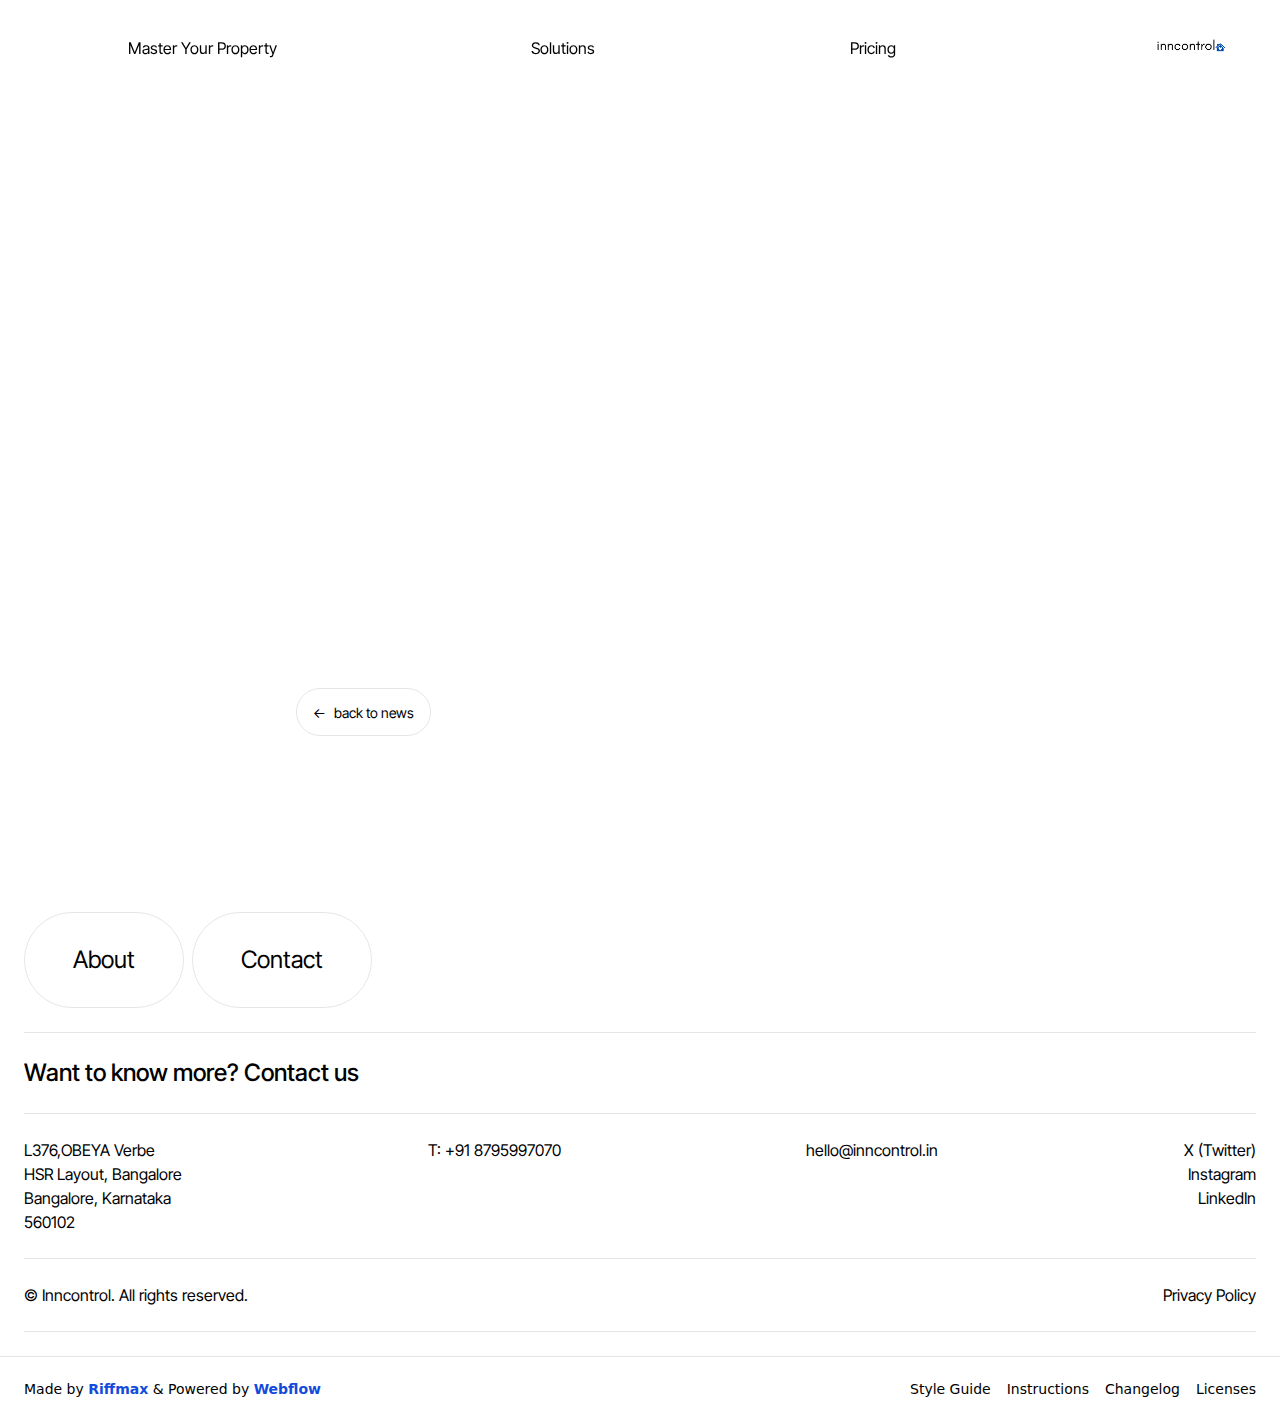
<file: detail_article.html>
<!DOCTYPE html><!--  This site was created in Webflow. https://webflow.com  --><!--  Last Published: Thu Apr 03 2025 09:59:10 GMT+0000 (Coordinated Universal Time)  -->
<html data-wf-page="67ee4611defe788e4dc5d45e" data-wf-site="67ee4611defe788e4dc5d3f4">
<head>
  <meta charset="utf-8">
  <title></title>
  <meta content="width=device-width, initial-scale=1" name="viewport">
  <meta content="Webflow" name="generator">
  <link href="css/normalize.css" rel="stylesheet" type="text/css">
  <link href="css/webflow.css" rel="stylesheet" type="text/css">
  <link href="css/incontrol-b09518.webflow.css" rel="stylesheet" type="text/css">
  <script type="text/javascript">!function(o,c){var n=c.documentElement,t=" w-mod-";n.className+=t+"js",("ontouchstart"in o||o.DocumentTouch&&c instanceof DocumentTouch)&&(n.className+=t+"touch")}(window,document);</script>
  <link href="images/favicon.png" rel="shortcut icon" type="image/x-icon">
  <link href="images/webclip.png" rel="apple-touch-icon">
  <style>
* {
-webkit-font-smoothing: antialiased;
-moz-osx-font-smoothing: grayscale;
}
</style>
</head>
<body>
  <div class="global">
    <div class="global__styles w-embed"><!--  Use this editor to add custom styles that must be reflected on all pages  -->
      <!--  Ensure the Global Component is present on all pages where custom styles are needed  -->
      <style>
</style>
    </div>
  </div>
  <div class="page-wrapper">
    <header class="header">
      <div class="container">
        <div class="open-nav"></div>
        <div class="top-bar">
          <div class="text-regular hidden-phone">Master Your Property<br></div>
          <div>
            <a href="#">Solutions</a>
          </div>
          <div>
            <a href="#">Pricing</a>
          </div>
          <a href="index.html" class="brand w-inline-block"><img src="images/Inn-Control-132-x-40-px-1.png" loading="lazy" alt="" class="brand__asset"></a>
        </div>
        <nav class="nav">
          <div class="nav__content">
            <div class="nav__head">
              <a data-w-id="b26a7dd3-6c9f-4101-3595-8395c09f6a69" href="#" class="close-nav w-inline-block"><img loading="lazy" src="images/x-close.svg" alt="close" class="icon-small"></a>
              <a href="mailto:hello@fortress.com" class="nav-head__button w-inline-block">
                <div class="text-regular">Contact</div>
              </a>
            </div>
            <div class="nav__main">
              <a href="index.html" class="nav__link w-inline-block">
                <div class="text-regular c2-60">01</div>
                <div class="text-large c2">Home</div>
              </a>
              <a href="about.html" class="nav__link w-inline-block">
                <div class="text-regular c2-60">02</div>
                <div class="text-large c2">About</div>
              </a>
              <a href="projects.html" class="nav__link w-inline-block">
                <div class="text-regular c2-60">03</div>
                <div class="text-large c2">Projects</div>
              </a>
              <a href="news.html" class="nav__link w-inline-block">
                <div class="text-regular c2-60">04</div>
                <div class="text-large c2">News</div>
              </a>
              <a href="careers.html" class="nav__link w-inline-block">
                <div class="text-regular c2-60">05</div>
                <div class="text-large c2">Careers</div>
              </a>
            </div>
            <div class="nav__social">
              <a href="http://x.com" target="_blank" class="nav__social-link w-inline-block"><img loading="lazy" src="images/x-1.svg" alt="x" class="social-icon"></a>
              <a href="http://instagram.com" target="_blank" class="nav__social-link w-inline-block"><img loading="lazy" src="images/instagram-1.svg" alt="instagram" class="social-icon"></a>
              <a href="http://linkedin.com" target="_blank" class="nav__social-link no-border w-inline-block"><img loading="lazy" src="images/linkedin.svg" alt="linkedin" class="social-icon"></a>
            </div>
          </div>
        </nav>
      </div>
    </header>
    <main class="sections top-padding">
      <section class="article">
        <div class="container">
          <div class="max-width-small">
            <div class="article__top">
              <h1 class="heading-xlarge w-dyn-bind-empty"></h1>
              <div class="article__img-wrap"><img src="https://d3e54v103j8qbb.cloudfront.net/plugins/Basic/assets/placeholder.60f9b1840c.svg" loading="lazy" alt="" class="article__img w-dyn-bind-empty">
                <div class="tag">
                  <div class="text-small w-dyn-bind-empty"></div>
                </div>
              </div>
            </div>
            <div class="article__content">
              <div class="rich-text w-dyn-bind-empty w-richtext"></div>
            </div>
            <a href="news.html" class="button-outlined-small w-inline-block">
              <div class="text-small"> ←</div>
              <div class="text-small">back to news</div>
            </a>
          </div>
        </div>
      </section>
      <div class="spacer-large"></div>
    </main>
    <footer class="footer">
      <div class="container">
        <div class="footer__content">
          <div class="footer__main">
            <div class="footer__nav">
              <a href="#" class="footer__nav-link w-inline-block">
                <div class="text-xlarge">About</div>
              </a>
              <a href="mailto:hello@inncontrol.in" class="footer__nav-link w-inline-block">
                <div class="text-xlarge">Contact</div>
              </a>
            </div>
            <div class="footer__cta">
              <a href="mailto:hello@inncontrol.in" class="footer__link w-inline-block">
                <div class="text-xlarge">Want to know more? Contact us</div>
              </a>
            </div>
            <div class="footer__contact">
              <div class="footer__contact-item">
                <div class="text-regular">L376,OBEYA Verbe</div>
                <div class="text-regular">HSR Layout, Bangalore</div>
                <div class="text-regular">Bangalore, Karnataka</div>
                <div class="text-regular">560102</div>
              </div>
              <div class="footer__contact-item">
                <div class="text-regular">
                  <a href="#">T: +91 8795997070</a>
                </div>
              </div>
              <div class="footer__contact-item">
                <a href="mailto:hello@fortress.com" class="footer__link w-inline-block">
                  <div class="text-regular">hello@inncontrol.in</div>
                </a>
              </div>
              <div class="footer__contact-item align-right">
                <a href="http://x.com" target="_blank" class="footer__link w-inline-block">
                  <div class="text-regular">X (Twitter)</div>
                </a>
                <a href="http://instagram.com" target="_blank" class="footer__link w-inline-block">
                  <div class="text-regular">Instagram</div>
                </a>
                <a href="http://linkedin.com" target="_blank" class="footer__link w-inline-block">
                  <div class="text-regular">LinkedIn</div>
                </a>
              </div>
            </div>
            <div class="footer__legal">
              <div>© Inncontrol. All rights reserved.</div>
              <a href="#" class="footer__link w-inline-block">
                <div>Privacy Policy</div>
              </a>
            </div>
          </div>
        </div>
      </div>
    </footer>
  </div>
  <div class="internal-bottom">
    <div class="internal-bottom-info">Made by <a href="http://www.riffmax.com" target="_blank" class="internal-info-link">Riffmax</a> &amp; Powered by <a href="http://www.webflow.com" target="_blank" class="internal-info-link">Webflow</a>
    </div>
    <div class="internal-bottom__links">
      <a href="internal/style-guide.html" class="internal-bottom-info">Style Guide</a>
      <a href="internal/instructions.html" class="internal-bottom-info">Instructions</a>
      <a href="internal/changelog.html" class="internal-bottom-info">Changelog</a>
      <a href="internal/licenses.html" class="internal-bottom-info">Licenses</a>
    </div>
  </div>
  <script src="https://d3e54v103j8qbb.cloudfront.net/js/jquery-3.5.1.min.dc5e7f18c8.js?site=67ee4611defe788e4dc5d3f4" type="text/javascript" integrity="sha256-9/aliU8dGd2tb6OSsuzixeV4y/faTqgFtohetphbbj0=" crossorigin="anonymous"></script>
  <script src="js/webflow.js" type="text/javascript"></script>
</body>
</html>
</file>
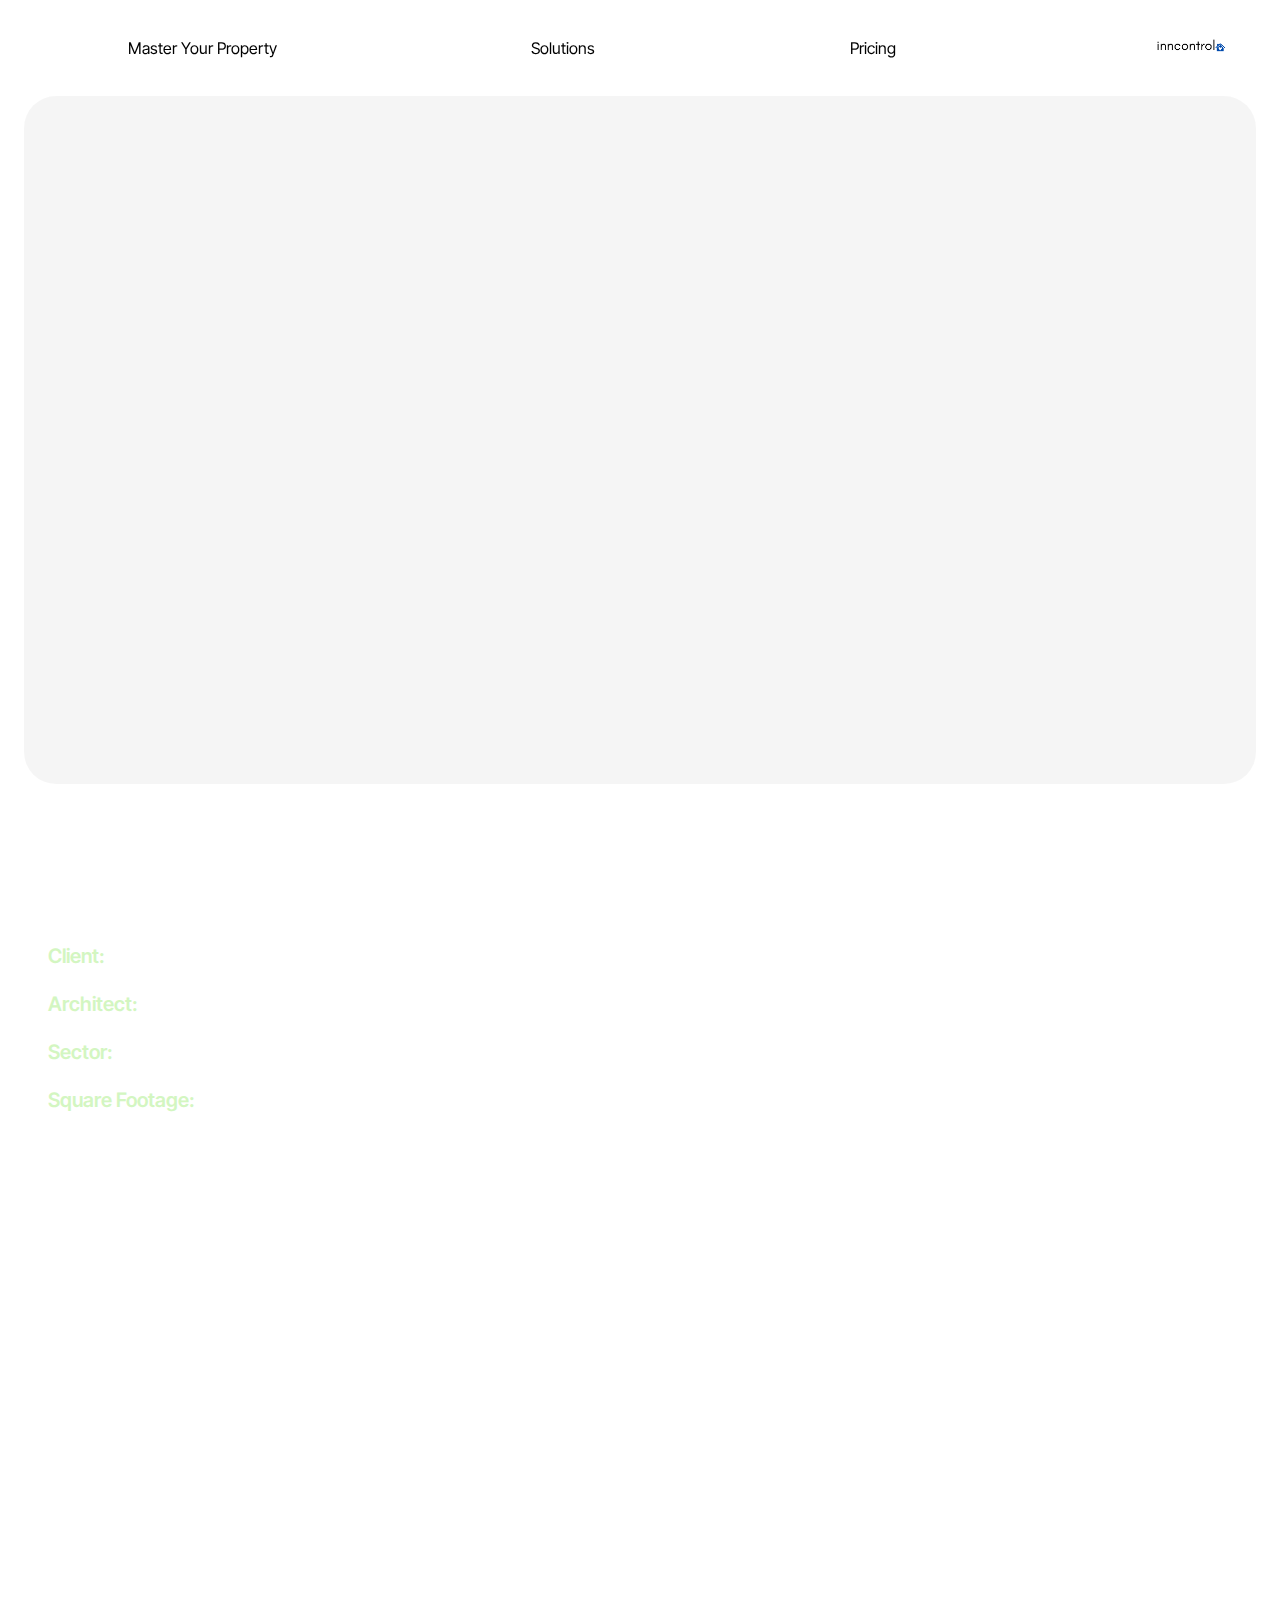
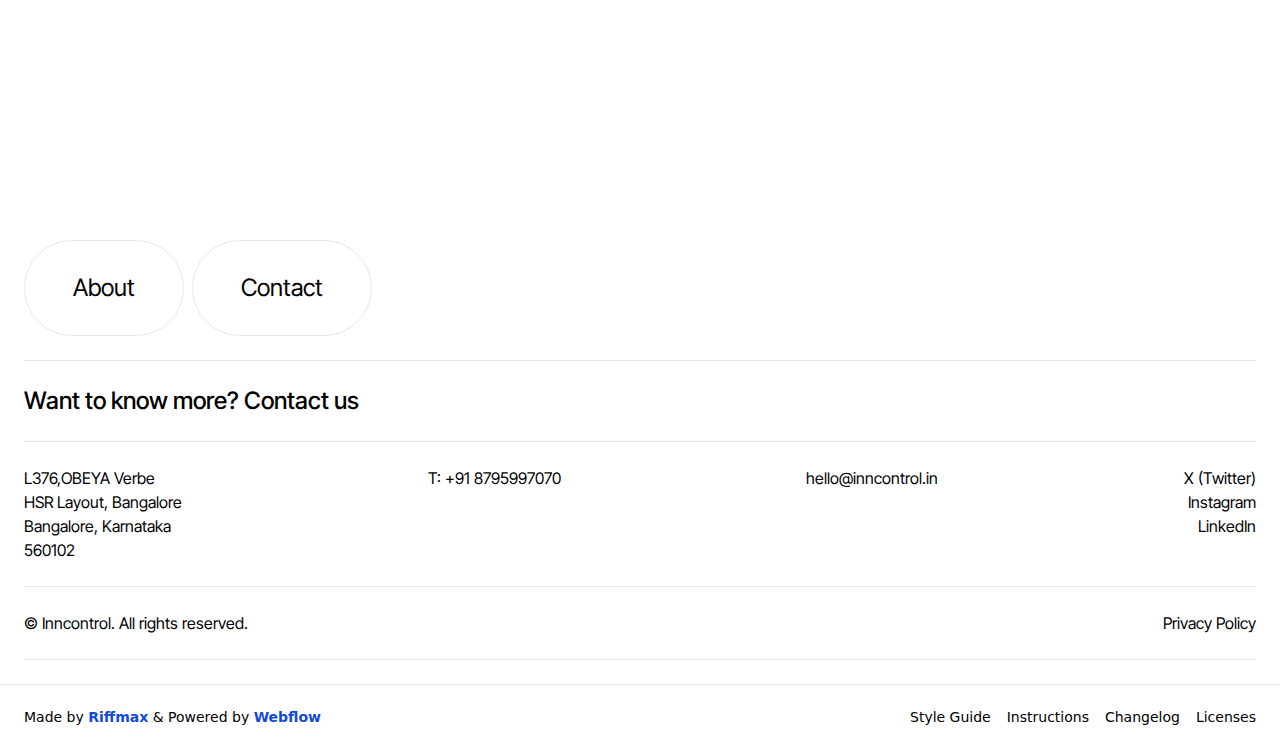
<file: detail_project.html>
<!DOCTYPE html><!--  This site was created in Webflow. https://webflow.com  --><!--  Last Published: Thu Apr 03 2025 09:59:10 GMT+0000 (Coordinated Universal Time)  -->
<html data-wf-page="67ee4611defe788e4dc5d45c" data-wf-site="67ee4611defe788e4dc5d3f4">
<head>
  <meta charset="utf-8">
  <title></title>
  <meta content="width=device-width, initial-scale=1" name="viewport">
  <meta content="Webflow" name="generator">
  <link href="css/normalize.css" rel="stylesheet" type="text/css">
  <link href="css/webflow.css" rel="stylesheet" type="text/css">
  <link href="css/incontrol-b09518.webflow.css" rel="stylesheet" type="text/css">
  <script type="text/javascript">!function(o,c){var n=c.documentElement,t=" w-mod-";n.className+=t+"js",("ontouchstart"in o||o.DocumentTouch&&c instanceof DocumentTouch)&&(n.className+=t+"touch")}(window,document);</script>
  <link href="images/favicon.png" rel="shortcut icon" type="image/x-icon">
  <link href="images/webclip.png" rel="apple-touch-icon">
  <style>
* {
-webkit-font-smoothing: antialiased;
-moz-osx-font-smoothing: grayscale;
}
</style>
</head>
<body>
  <div class="global">
    <div class="global__styles w-embed"><!--  Use this editor to add custom styles that must be reflected on all pages  -->
      <!--  Ensure the Global Component is present on all pages where custom styles are needed  -->
      <style>
</style>
    </div>
  </div>
  <div class="page-wrapper">
    <header class="header">
      <div class="container">
        <div class="open-nav"></div>
        <div class="top-bar">
          <div class="text-regular hidden-phone">Master Your Property<br></div>
          <div>
            <a href="#">Solutions</a>
          </div>
          <div>
            <a href="#">Pricing</a>
          </div>
          <a href="index.html" class="brand w-inline-block"><img src="images/Inn-Control-132-x-40-px-1.png" loading="lazy" alt="" class="brand__asset"></a>
        </div>
        <nav class="nav">
          <div class="nav__content">
            <div class="nav__head">
              <a data-w-id="b26a7dd3-6c9f-4101-3595-8395c09f6a69" href="#" class="close-nav w-inline-block"><img loading="lazy" src="images/x-close.svg" alt="close" class="icon-small"></a>
              <a href="mailto:hello@fortress.com" class="nav-head__button w-inline-block">
                <div class="text-regular">Contact</div>
              </a>
            </div>
            <div class="nav__main">
              <a href="index.html" class="nav__link w-inline-block">
                <div class="text-regular c2-60">01</div>
                <div class="text-large c2">Home</div>
              </a>
              <a href="about.html" class="nav__link w-inline-block">
                <div class="text-regular c2-60">02</div>
                <div class="text-large c2">About</div>
              </a>
              <a href="projects.html" class="nav__link w-inline-block">
                <div class="text-regular c2-60">03</div>
                <div class="text-large c2">Projects</div>
              </a>
              <a href="news.html" class="nav__link w-inline-block">
                <div class="text-regular c2-60">04</div>
                <div class="text-large c2">News</div>
              </a>
              <a href="careers.html" class="nav__link w-inline-block">
                <div class="text-regular c2-60">05</div>
                <div class="text-large c2">Careers</div>
              </a>
            </div>
            <div class="nav__social">
              <a href="http://x.com" target="_blank" class="nav__social-link w-inline-block"><img loading="lazy" src="images/x-1.svg" alt="x" class="social-icon"></a>
              <a href="http://instagram.com" target="_blank" class="nav__social-link w-inline-block"><img loading="lazy" src="images/instagram-1.svg" alt="instagram" class="social-icon"></a>
              <a href="http://linkedin.com" target="_blank" class="nav__social-link no-border w-inline-block"><img loading="lazy" src="images/linkedin.svg" alt="linkedin" class="social-icon"></a>
            </div>
          </div>
        </nav>
      </div>
    </header>
    <main class="sections">
      <section class="hero">
        <div class="container">
          <div class="hero__content"><img src="https://cdn.prod.website-files.com/66f1b912fcb39089546e3856/66f1f847d6c4fd74cd9256e8_hero-img.webp" loading="lazy" alt="" class="absolute-img w-dyn-bind-empty"></div>
        </div>
      </section>
      <div class="spacer-regular"></div>
      <section class="project__intro">
        <div class="container">
          <div class="max-width-regular">
            <div class="project__intro-content">
              <div class="project__address">
                <div class="text-large w-dyn-bind-empty"></div>
                <div class="text-large w-dyn-bind-empty"></div>
              </div>
              <div class="project__title">
                <h1 class="heading-huge w-dyn-bind-empty"></h1>
              </div>
              <div class="project__overview">
                <div class="project__overview-item">
                  <h2 class="heading-small c3">Client:</h2>
                  <div class="text-large w-dyn-bind-empty"></div>
                </div>
                <div class="project__overview-item">
                  <h2 class="heading-small c3">Architect:</h2>
                  <div class="text-large w-dyn-bind-empty"></div>
                </div>
                <div class="project__overview-item">
                  <h2 class="heading-small c3">Sector:</h2>
                  <div class="text-large w-dyn-bind-empty"></div>
                </div>
                <div class="project__overview-item">
                  <h2 class="heading-small c3">Square Footage:</h2>
                  <div class="project__overview-footage">
                    <div class="text-large w-dyn-bind-empty"></div>
                    <div class="text-large w-dyn-bind-empty"></div>
                    <div class="text-large w-dyn-bind-empty"></div>
                  </div>
                </div>
              </div>
              <div class="project__intro-text">
                <p class="text-large w-dyn-bind-empty"></p>
                <p class="text-large w-dyn-bind-empty"></p>
              </div>
            </div>
          </div>
        </div>
      </section>
      <div class="spacer-regular"></div>
      <section class="project__info">
        <div class="container">
          <div class="max-width-regular">
            <div class="project__info-content"><img src="https://d3e54v103j8qbb.cloudfront.net/plugins/Basic/assets/placeholder.60f9b1840c.svg" loading="lazy" alt="" class="project-image w-dyn-bind-empty">
              <div class="spacer-large"></div>
              <div class="project__info-text">
                <p class="text-large w-dyn-bind-empty"></p>
                <p class="text-large w-dyn-bind-empty"></p>
              </div>
              <div class="spacer-large"></div><img src="https://d3e54v103j8qbb.cloudfront.net/plugins/Basic/assets/placeholder.60f9b1840c.svg" loading="lazy" alt="" class="project-image w-dyn-bind-empty">
              <div class="spacer-regular"></div>
              <div class="project__info-grid"><img src="https://d3e54v103j8qbb.cloudfront.net/plugins/Basic/assets/placeholder.60f9b1840c.svg" loading="lazy" alt="" class="project-image w-dyn-bind-empty"><img src="https://d3e54v103j8qbb.cloudfront.net/plugins/Basic/assets/placeholder.60f9b1840c.svg" loading="lazy" alt="" class="project-image w-dyn-bind-empty"><img src="https://d3e54v103j8qbb.cloudfront.net/plugins/Basic/assets/placeholder.60f9b1840c.svg" loading="lazy" alt="" class="project-image w-dyn-bind-empty"><img src="https://d3e54v103j8qbb.cloudfront.net/plugins/Basic/assets/placeholder.60f9b1840c.svg" loading="lazy" alt="" class="project-image w-dyn-bind-empty"></div>
              <div class="spacer-regular"></div><img src="https://d3e54v103j8qbb.cloudfront.net/plugins/Basic/assets/placeholder.60f9b1840c.svg" loading="lazy" alt="" class="project-image w-dyn-bind-empty">
            </div>
          </div>
        </div>
      </section>
      <div class="spacer-large"></div>
    </main>
    <footer class="footer">
      <div class="container">
        <div class="footer__content">
          <div class="footer__main">
            <div class="footer__nav">
              <a href="#" class="footer__nav-link w-inline-block">
                <div class="text-xlarge">About</div>
              </a>
              <a href="mailto:hello@inncontrol.in" class="footer__nav-link w-inline-block">
                <div class="text-xlarge">Contact</div>
              </a>
            </div>
            <div class="footer__cta">
              <a href="mailto:hello@inncontrol.in" class="footer__link w-inline-block">
                <div class="text-xlarge">Want to know more? Contact us</div>
              </a>
            </div>
            <div class="footer__contact">
              <div class="footer__contact-item">
                <div class="text-regular">L376,OBEYA Verbe</div>
                <div class="text-regular">HSR Layout, Bangalore</div>
                <div class="text-regular">Bangalore, Karnataka</div>
                <div class="text-regular">560102</div>
              </div>
              <div class="footer__contact-item">
                <div class="text-regular">
                  <a href="#">T: +91 8795997070</a>
                </div>
              </div>
              <div class="footer__contact-item">
                <a href="mailto:hello@fortress.com" class="footer__link w-inline-block">
                  <div class="text-regular">hello@inncontrol.in</div>
                </a>
              </div>
              <div class="footer__contact-item align-right">
                <a href="http://x.com" target="_blank" class="footer__link w-inline-block">
                  <div class="text-regular">X (Twitter)</div>
                </a>
                <a href="http://instagram.com" target="_blank" class="footer__link w-inline-block">
                  <div class="text-regular">Instagram</div>
                </a>
                <a href="http://linkedin.com" target="_blank" class="footer__link w-inline-block">
                  <div class="text-regular">LinkedIn</div>
                </a>
              </div>
            </div>
            <div class="footer__legal">
              <div>© Inncontrol. All rights reserved.</div>
              <a href="#" class="footer__link w-inline-block">
                <div>Privacy Policy</div>
              </a>
            </div>
          </div>
        </div>
      </div>
    </footer>
  </div>
  <div class="internal-bottom">
    <div class="internal-bottom-info">Made by <a href="http://www.riffmax.com" target="_blank" class="internal-info-link">Riffmax</a> &amp; Powered by <a href="http://www.webflow.com" target="_blank" class="internal-info-link">Webflow</a>
    </div>
    <div class="internal-bottom__links">
      <a href="internal/style-guide.html" class="internal-bottom-info">Style Guide</a>
      <a href="internal/instructions.html" class="internal-bottom-info">Instructions</a>
      <a href="internal/changelog.html" class="internal-bottom-info">Changelog</a>
      <a href="internal/licenses.html" class="internal-bottom-info">Licenses</a>
    </div>
  </div>
  <script src="https://d3e54v103j8qbb.cloudfront.net/js/jquery-3.5.1.min.dc5e7f18c8.js?site=67ee4611defe788e4dc5d3f4" type="text/javascript" integrity="sha256-9/aliU8dGd2tb6OSsuzixeV4y/faTqgFtohetphbbj0=" crossorigin="anonymous"></script>
  <script src="js/webflow.js" type="text/javascript"></script>
</body>
</html>
</file>
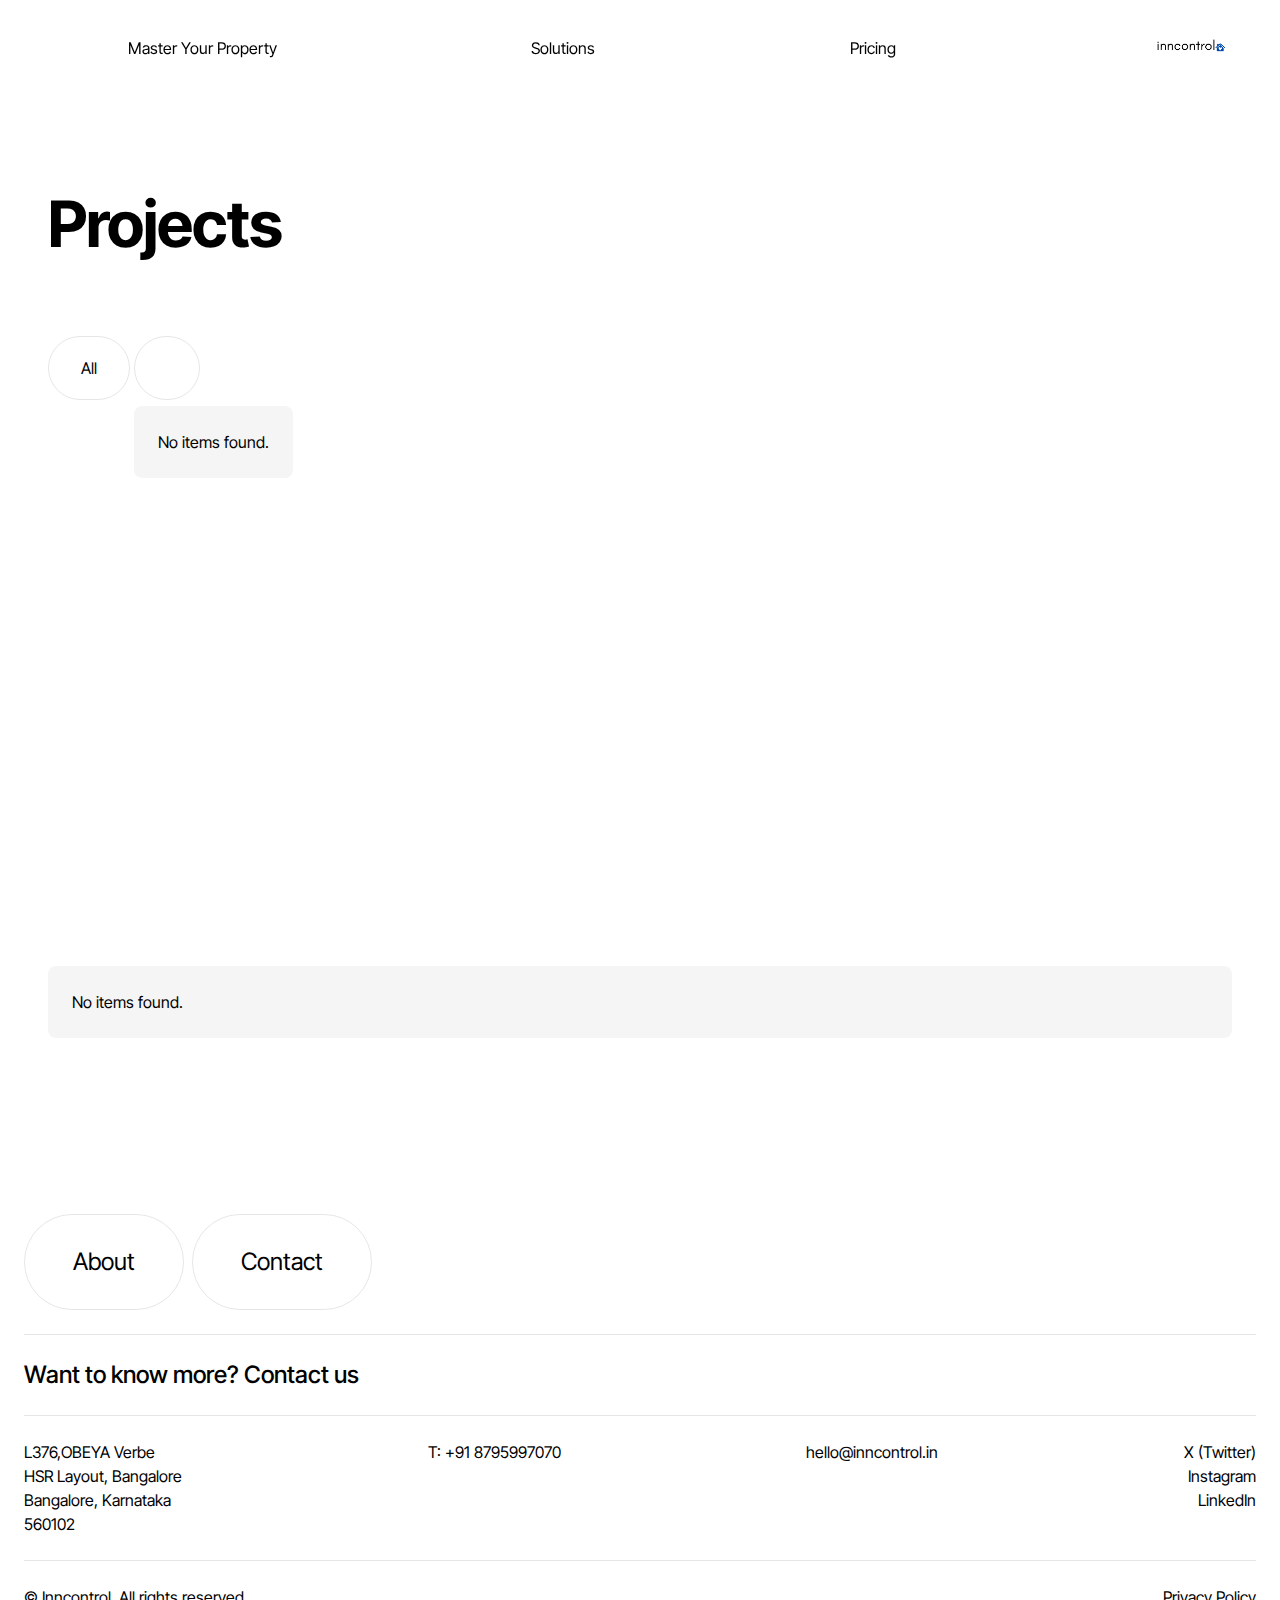
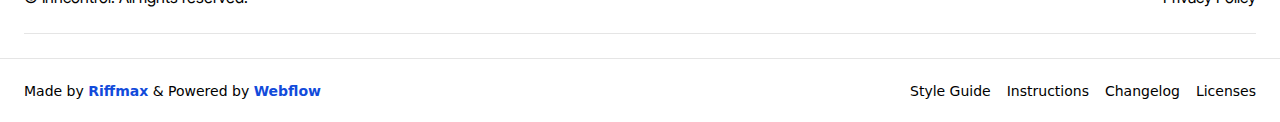
<file: detail_sector.html>
<!DOCTYPE html><!--  This site was created in Webflow. https://webflow.com  --><!--  Last Published: Thu Apr 03 2025 09:59:10 GMT+0000 (Coordinated Universal Time)  -->
<html data-wf-page="67ee4611defe788e4dc5d45d" data-wf-site="67ee4611defe788e4dc5d3f4">
<head>
  <meta charset="utf-8">
  <title>| Fortress</title>
  <meta content="width=device-width, initial-scale=1" name="viewport">
  <meta content="Webflow" name="generator">
  <link href="css/normalize.css" rel="stylesheet" type="text/css">
  <link href="css/webflow.css" rel="stylesheet" type="text/css">
  <link href="css/incontrol-b09518.webflow.css" rel="stylesheet" type="text/css">
  <script type="text/javascript">!function(o,c){var n=c.documentElement,t=" w-mod-";n.className+=t+"js",("ontouchstart"in o||o.DocumentTouch&&c instanceof DocumentTouch)&&(n.className+=t+"touch")}(window,document);</script>
  <link href="images/favicon.png" rel="shortcut icon" type="image/x-icon">
  <link href="images/webclip.png" rel="apple-touch-icon">
  <style>
* {
-webkit-font-smoothing: antialiased;
-moz-osx-font-smoothing: grayscale;
}
</style>
</head>
<body>
  <div class="global">
    <div class="global__styles w-embed"><!--  Use this editor to add custom styles that must be reflected on all pages  -->
      <!--  Ensure the Global Component is present on all pages where custom styles are needed  -->
      <style>
</style>
    </div>
  </div>
  <div class="page-wrapper">
    <header class="header">
      <div class="container">
        <div class="open-nav"></div>
        <div class="top-bar">
          <div class="text-regular hidden-phone">Master Your Property<br></div>
          <div>
            <a href="#">Solutions</a>
          </div>
          <div>
            <a href="#">Pricing</a>
          </div>
          <a href="index.html" class="brand w-inline-block"><img src="images/Inn-Control-132-x-40-px-1.png" loading="lazy" alt="" class="brand__asset"></a>
        </div>
        <nav class="nav">
          <div class="nav__content">
            <div class="nav__head">
              <a data-w-id="b26a7dd3-6c9f-4101-3595-8395c09f6a69" href="#" class="close-nav w-inline-block"><img loading="lazy" src="images/x-close.svg" alt="close" class="icon-small"></a>
              <a href="mailto:hello@fortress.com" class="nav-head__button w-inline-block">
                <div class="text-regular">Contact</div>
              </a>
            </div>
            <div class="nav__main">
              <a href="index.html" class="nav__link w-inline-block">
                <div class="text-regular c2-60">01</div>
                <div class="text-large c2">Home</div>
              </a>
              <a href="about.html" class="nav__link w-inline-block">
                <div class="text-regular c2-60">02</div>
                <div class="text-large c2">About</div>
              </a>
              <a href="projects.html" class="nav__link w-inline-block">
                <div class="text-regular c2-60">03</div>
                <div class="text-large c2">Projects</div>
              </a>
              <a href="news.html" class="nav__link w-inline-block">
                <div class="text-regular c2-60">04</div>
                <div class="text-large c2">News</div>
              </a>
              <a href="careers.html" class="nav__link w-inline-block">
                <div class="text-regular c2-60">05</div>
                <div class="text-large c2">Careers</div>
              </a>
            </div>
            <div class="nav__social">
              <a href="http://x.com" target="_blank" class="nav__social-link w-inline-block"><img loading="lazy" src="images/x-1.svg" alt="x" class="social-icon"></a>
              <a href="http://instagram.com" target="_blank" class="nav__social-link w-inline-block"><img loading="lazy" src="images/instagram-1.svg" alt="instagram" class="social-icon"></a>
              <a href="http://linkedin.com" target="_blank" class="nav__social-link no-border w-inline-block"><img loading="lazy" src="images/linkedin.svg" alt="linkedin" class="social-icon"></a>
            </div>
          </div>
        </nav>
      </div>
    </header>
    <main class="sections top-padding">
      <section class="intro">
        <div class="container">
          <div class="max-width-regular">
            <h1 class="heading-huge">Projects</h1>
          </div>
        </div>
      </section>
      <div class="spacer-small"></div>
      <section class="projects">
        <div class="container">
          <div class="max-width-regular">
            <div class="projects__content">
              <div class="sectors">
                <a href="projects.html" class="sectors__link w-inline-block">
                  <div class="text-regular">All</div>
                </a>
                <div class="sectors__cms w-dyn-list">
                  <div role="list" class="sectors__list w-dyn-items">
                    <div role="listitem" class="sectors__item w-dyn-item">
                      <a href="#" class="sectors__link w-inline-block">
                        <div class="text-regular w-dyn-bind-empty"></div>
                      </a>
                    </div>
                  </div>
                  <div class="empty-state w-dyn-empty">
                    <div>No items found.</div>
                  </div>
                </div>
              </div>
              <div class="projects__cms w-dyn-list">
                <div role="list" class="projects__list w-dyn-items">
                  <div role="listitem" class="projects__item w-dyn-item">
                    <a href="#" class="projects__link w-inline-block">
                      <div class="projects__thumb"><img src="https://d3e54v103j8qbb.cloudfront.net/plugins/Basic/assets/placeholder.60f9b1840c.svg" loading="lazy" alt="" class="thumbnail-project w-dyn-bind-empty">
                        <div class="tag">
                          <div class="text-small w-dyn-bind-empty"></div>
                        </div>
                      </div>
                      <div class="projects__title">
                        <h2 class="heading-medium w-dyn-bind-empty"></h2>
                      </div>
                    </a>
                  </div>
                </div>
                <div class="empty-state w-dyn-empty">
                  <div class="text-regular">No items found.</div>
                </div>
              </div>
            </div>
          </div>
        </div>
      </section>
      <div class="spacer-large"></div>
    </main>
    <footer class="footer">
      <div class="container">
        <div class="footer__content">
          <div class="footer__main">
            <div class="footer__nav">
              <a href="#" class="footer__nav-link w-inline-block">
                <div class="text-xlarge">About</div>
              </a>
              <a href="mailto:hello@inncontrol.in" class="footer__nav-link w-inline-block">
                <div class="text-xlarge">Contact</div>
              </a>
            </div>
            <div class="footer__cta">
              <a href="mailto:hello@inncontrol.in" class="footer__link w-inline-block">
                <div class="text-xlarge">Want to know more? Contact us</div>
              </a>
            </div>
            <div class="footer__contact">
              <div class="footer__contact-item">
                <div class="text-regular">L376,OBEYA Verbe</div>
                <div class="text-regular">HSR Layout, Bangalore</div>
                <div class="text-regular">Bangalore, Karnataka</div>
                <div class="text-regular">560102</div>
              </div>
              <div class="footer__contact-item">
                <div class="text-regular">
                  <a href="#">T: +91 8795997070</a>
                </div>
              </div>
              <div class="footer__contact-item">
                <a href="mailto:hello@fortress.com" class="footer__link w-inline-block">
                  <div class="text-regular">hello@inncontrol.in</div>
                </a>
              </div>
              <div class="footer__contact-item align-right">
                <a href="http://x.com" target="_blank" class="footer__link w-inline-block">
                  <div class="text-regular">X (Twitter)</div>
                </a>
                <a href="http://instagram.com" target="_blank" class="footer__link w-inline-block">
                  <div class="text-regular">Instagram</div>
                </a>
                <a href="http://linkedin.com" target="_blank" class="footer__link w-inline-block">
                  <div class="text-regular">LinkedIn</div>
                </a>
              </div>
            </div>
            <div class="footer__legal">
              <div>© Inncontrol. All rights reserved.</div>
              <a href="#" class="footer__link w-inline-block">
                <div>Privacy Policy</div>
              </a>
            </div>
          </div>
        </div>
      </div>
    </footer>
  </div>
  <div class="internal-bottom">
    <div class="internal-bottom-info">Made by <a href="http://www.riffmax.com" target="_blank" class="internal-info-link">Riffmax</a> &amp; Powered by <a href="http://www.webflow.com" target="_blank" class="internal-info-link">Webflow</a>
    </div>
    <div class="internal-bottom__links">
      <a href="internal/style-guide.html" class="internal-bottom-info">Style Guide</a>
      <a href="internal/instructions.html" class="internal-bottom-info">Instructions</a>
      <a href="internal/changelog.html" class="internal-bottom-info">Changelog</a>
      <a href="internal/licenses.html" class="internal-bottom-info">Licenses</a>
    </div>
  </div>
  <script src="https://d3e54v103j8qbb.cloudfront.net/js/jquery-3.5.1.min.dc5e7f18c8.js?site=67ee4611defe788e4dc5d3f4" type="text/javascript" integrity="sha256-9/aliU8dGd2tb6OSsuzixeV4y/faTqgFtohetphbbj0=" crossorigin="anonymous"></script>
  <script src="js/webflow.js" type="text/javascript"></script>
</body>
</html>
</file>
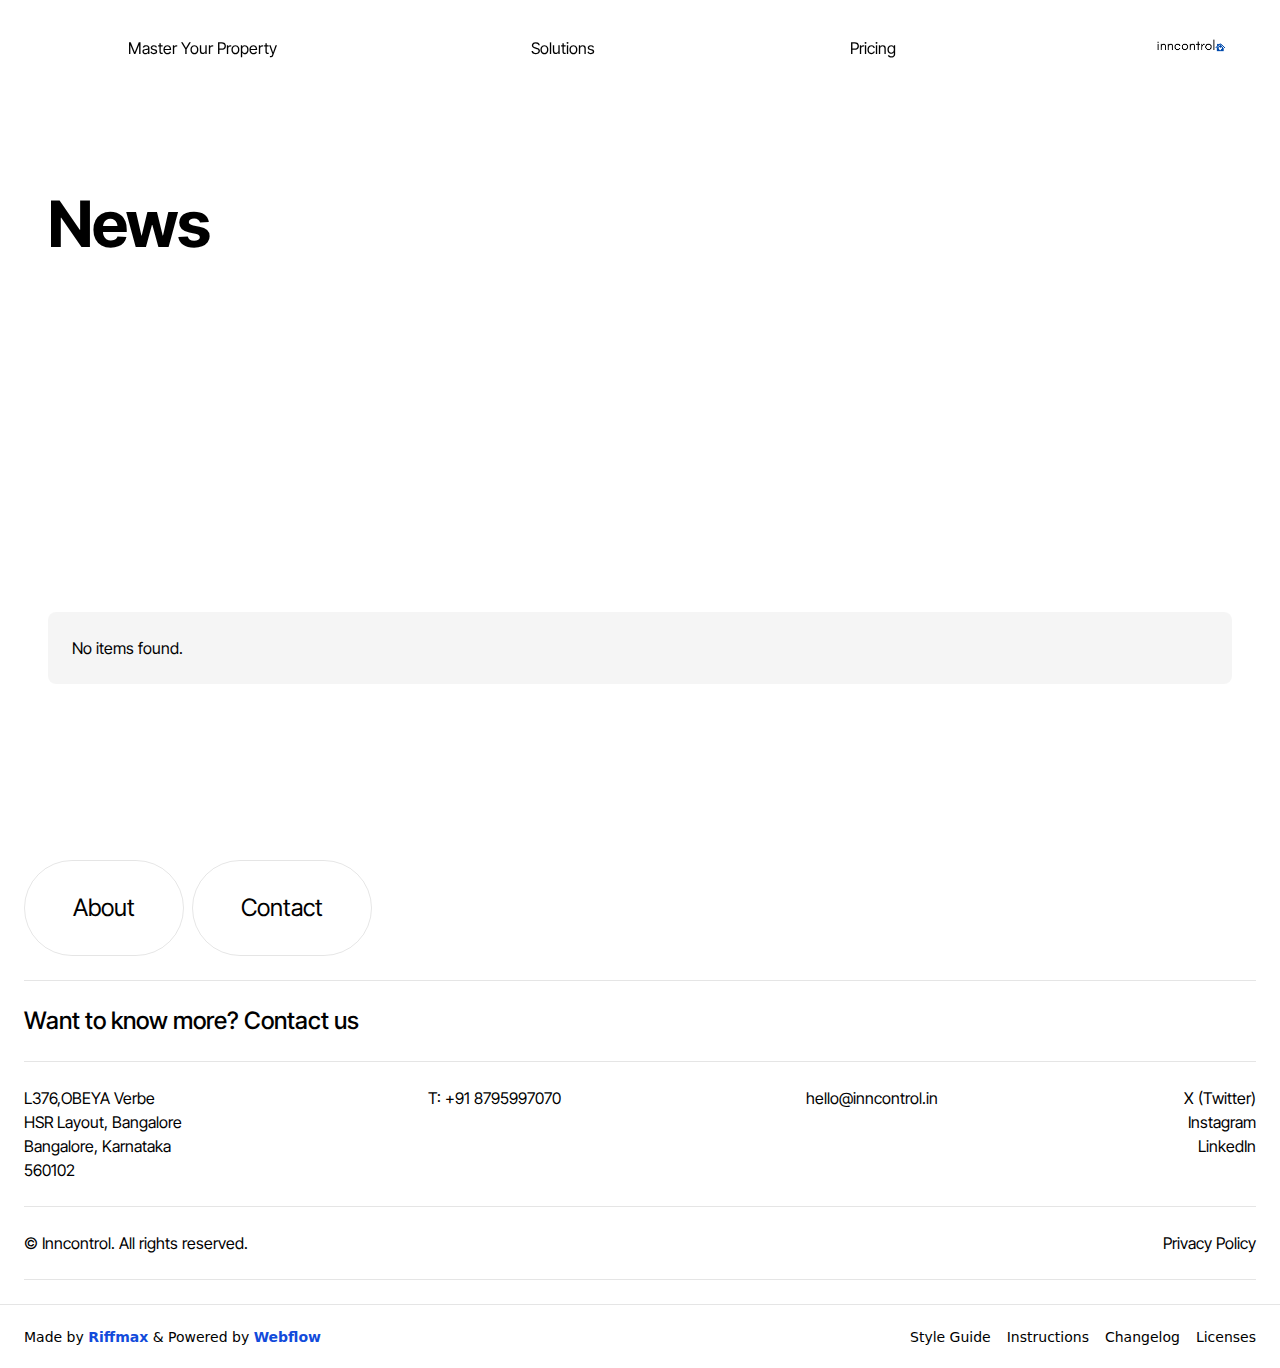
<file: news.html>
<!DOCTYPE html><!--  This site was created in Webflow. https://webflow.com  --><!--  Last Published: Thu Apr 03 2025 09:59:10 GMT+0000 (Coordinated Universal Time)  -->
<html data-wf-page="67ee4611defe788e4dc5d463" data-wf-site="67ee4611defe788e4dc5d3f4">
<head>
  <meta charset="utf-8">
  <title>News | Fortress</title>
  <meta content="News | Fortress" property="og:title">
  <meta content="News | Fortress" property="twitter:title">
  <meta content="width=device-width, initial-scale=1" name="viewport">
  <meta content="Webflow" name="generator">
  <link href="css/normalize.css" rel="stylesheet" type="text/css">
  <link href="css/webflow.css" rel="stylesheet" type="text/css">
  <link href="css/incontrol-b09518.webflow.css" rel="stylesheet" type="text/css">
  <script type="text/javascript">!function(o,c){var n=c.documentElement,t=" w-mod-";n.className+=t+"js",("ontouchstart"in o||o.DocumentTouch&&c instanceof DocumentTouch)&&(n.className+=t+"touch")}(window,document);</script>
  <link href="images/favicon.png" rel="shortcut icon" type="image/x-icon">
  <link href="images/webclip.png" rel="apple-touch-icon">
  <style>
* {
-webkit-font-smoothing: antialiased;
-moz-osx-font-smoothing: grayscale;
}
</style>
</head>
<body>
  <div class="global">
    <div class="global__styles w-embed"><!--  Use this editor to add custom styles that must be reflected on all pages  -->
      <!--  Ensure the Global Component is present on all pages where custom styles are needed  -->
      <style>
</style>
    </div>
  </div>
  <div class="page-wrapper">
    <header class="header">
      <div class="container">
        <div class="open-nav"></div>
        <div class="top-bar">
          <div class="text-regular hidden-phone">Master Your Property<br></div>
          <div>
            <a href="#">Solutions</a>
          </div>
          <div>
            <a href="#">Pricing</a>
          </div>
          <a href="index.html" class="brand w-inline-block"><img src="images/Inn-Control-132-x-40-px-1.png" loading="lazy" alt="" class="brand__asset"></a>
        </div>
        <nav class="nav">
          <div class="nav__content">
            <div class="nav__head">
              <a data-w-id="b26a7dd3-6c9f-4101-3595-8395c09f6a69" href="#" class="close-nav w-inline-block"><img loading="lazy" src="images/x-close.svg" alt="close" class="icon-small"></a>
              <a href="mailto:hello@fortress.com" class="nav-head__button w-inline-block">
                <div class="text-regular">Contact</div>
              </a>
            </div>
            <div class="nav__main">
              <a href="index.html" class="nav__link w-inline-block">
                <div class="text-regular c2-60">01</div>
                <div class="text-large c2">Home</div>
              </a>
              <a href="about.html" class="nav__link w-inline-block">
                <div class="text-regular c2-60">02</div>
                <div class="text-large c2">About</div>
              </a>
              <a href="projects.html" class="nav__link w-inline-block">
                <div class="text-regular c2-60">03</div>
                <div class="text-large c2">Projects</div>
              </a>
              <a href="news.html" aria-current="page" class="nav__link w-inline-block w--current">
                <div class="text-regular c2-60">04</div>
                <div class="text-large c2">News</div>
              </a>
              <a href="careers.html" class="nav__link w-inline-block">
                <div class="text-regular c2-60">05</div>
                <div class="text-large c2">Careers</div>
              </a>
            </div>
            <div class="nav__social">
              <a href="http://x.com" target="_blank" class="nav__social-link w-inline-block"><img loading="lazy" src="images/x-1.svg" alt="x" class="social-icon"></a>
              <a href="http://instagram.com" target="_blank" class="nav__social-link w-inline-block"><img loading="lazy" src="images/instagram-1.svg" alt="instagram" class="social-icon"></a>
              <a href="http://linkedin.com" target="_blank" class="nav__social-link no-border w-inline-block"><img loading="lazy" src="images/linkedin.svg" alt="linkedin" class="social-icon"></a>
            </div>
          </div>
        </nav>
      </div>
    </header>
    <main class="sections top-padding">
      <section class="intro">
        <div class="container">
          <div class="max-width-regular">
            <h1 class="heading-huge">News</h1>
          </div>
        </div>
      </section>
      <div class="spacer-small"></div>
      <section class="articles">
        <div class="container">
          <div class="max-width-regular">
            <div class="articles__cms w-dyn-list">
              <div role="list" class="articles__list w-dyn-items">
                <div role="listitem" class="articles__item w-dyn-item">
                  <a href="#" class="articles__link w-inline-block">
                    <div class="articles__thumb"><img src="https://d3e54v103j8qbb.cloudfront.net/plugins/Basic/assets/placeholder.60f9b1840c.svg" loading="lazy" alt="" class="thumbnail-articles w-dyn-bind-empty">
                      <div class="tag">
                        <div class="text-small w-dyn-bind-empty"></div>
                      </div>
                    </div>
                    <div class="articles__title">
                      <h2 class="heading-medium w-dyn-bind-empty"></h2>
                    </div>
                  </a>
                </div>
              </div>
              <div class="empty-state w-dyn-empty">
                <div>No items found.</div>
              </div>
            </div>
          </div>
        </div>
      </section>
      <div class="spacer-large"></div>
    </main>
    <footer class="footer">
      <div class="container">
        <div class="footer__content">
          <div class="footer__main">
            <div class="footer__nav">
              <a href="#" class="footer__nav-link w-inline-block">
                <div class="text-xlarge">About</div>
              </a>
              <a href="mailto:hello@inncontrol.in" class="footer__nav-link w-inline-block">
                <div class="text-xlarge">Contact</div>
              </a>
            </div>
            <div class="footer__cta">
              <a href="mailto:hello@inncontrol.in" class="footer__link w-inline-block">
                <div class="text-xlarge">Want to know more? Contact us</div>
              </a>
            </div>
            <div class="footer__contact">
              <div class="footer__contact-item">
                <div class="text-regular">L376,OBEYA Verbe</div>
                <div class="text-regular">HSR Layout, Bangalore</div>
                <div class="text-regular">Bangalore, Karnataka</div>
                <div class="text-regular">560102</div>
              </div>
              <div class="footer__contact-item">
                <div class="text-regular">
                  <a href="#">T: +91 8795997070</a>
                </div>
              </div>
              <div class="footer__contact-item">
                <a href="mailto:hello@fortress.com" class="footer__link w-inline-block">
                  <div class="text-regular">hello@inncontrol.in</div>
                </a>
              </div>
              <div class="footer__contact-item align-right">
                <a href="http://x.com" target="_blank" class="footer__link w-inline-block">
                  <div class="text-regular">X (Twitter)</div>
                </a>
                <a href="http://instagram.com" target="_blank" class="footer__link w-inline-block">
                  <div class="text-regular">Instagram</div>
                </a>
                <a href="http://linkedin.com" target="_blank" class="footer__link w-inline-block">
                  <div class="text-regular">LinkedIn</div>
                </a>
              </div>
            </div>
            <div class="footer__legal">
              <div>© Inncontrol. All rights reserved.</div>
              <a href="#" class="footer__link w-inline-block">
                <div>Privacy Policy</div>
              </a>
            </div>
          </div>
        </div>
      </div>
    </footer>
  </div>
  <div class="internal-bottom">
    <div class="internal-bottom-info">Made by <a href="http://www.riffmax.com" target="_blank" class="internal-info-link">Riffmax</a> &amp; Powered by <a href="http://www.webflow.com" target="_blank" class="internal-info-link">Webflow</a>
    </div>
    <div class="internal-bottom__links">
      <a href="internal/style-guide.html" class="internal-bottom-info">Style Guide</a>
      <a href="internal/instructions.html" class="internal-bottom-info">Instructions</a>
      <a href="internal/changelog.html" class="internal-bottom-info">Changelog</a>
      <a href="internal/licenses.html" class="internal-bottom-info">Licenses</a>
    </div>
  </div>
  <script src="https://d3e54v103j8qbb.cloudfront.net/js/jquery-3.5.1.min.dc5e7f18c8.js?site=67ee4611defe788e4dc5d3f4" type="text/javascript" integrity="sha256-9/aliU8dGd2tb6OSsuzixeV4y/faTqgFtohetphbbj0=" crossorigin="anonymous"></script>
  <script src="js/webflow.js" type="text/javascript"></script>
</body>
</html>
</file>
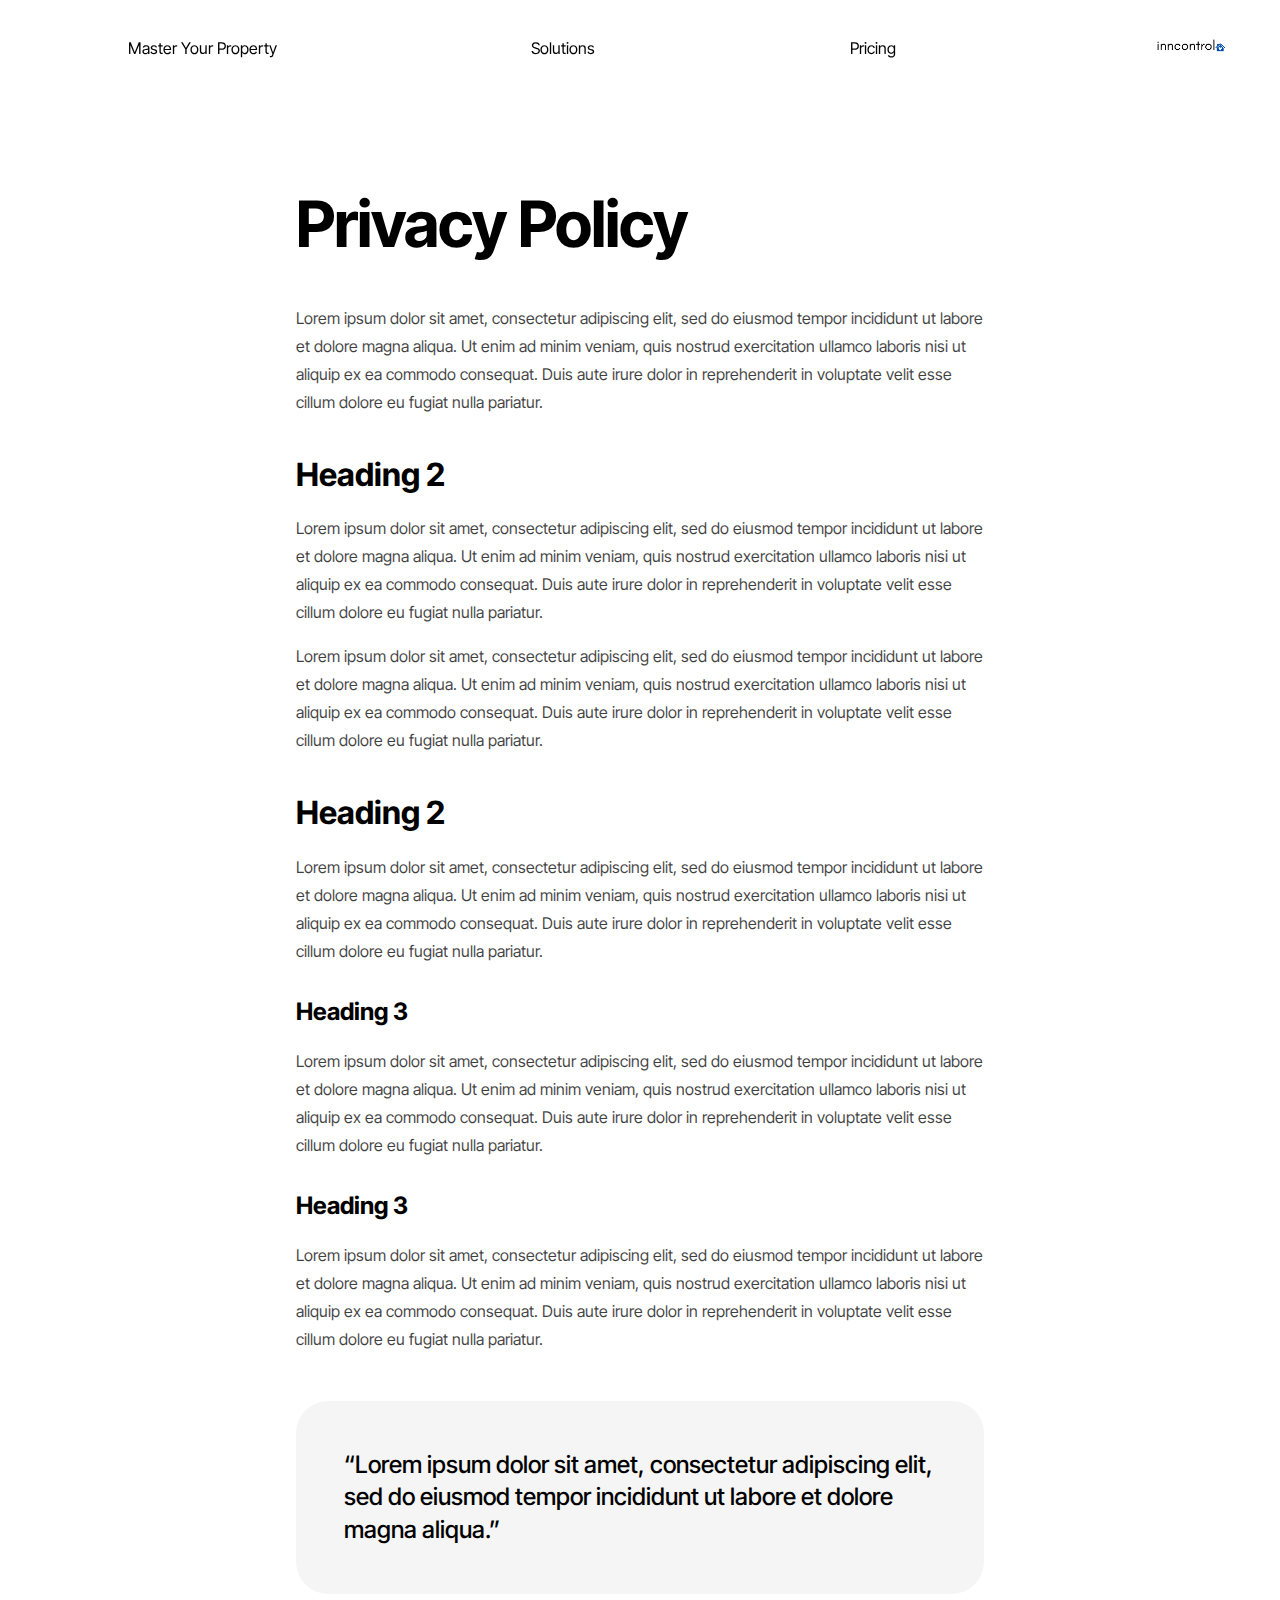
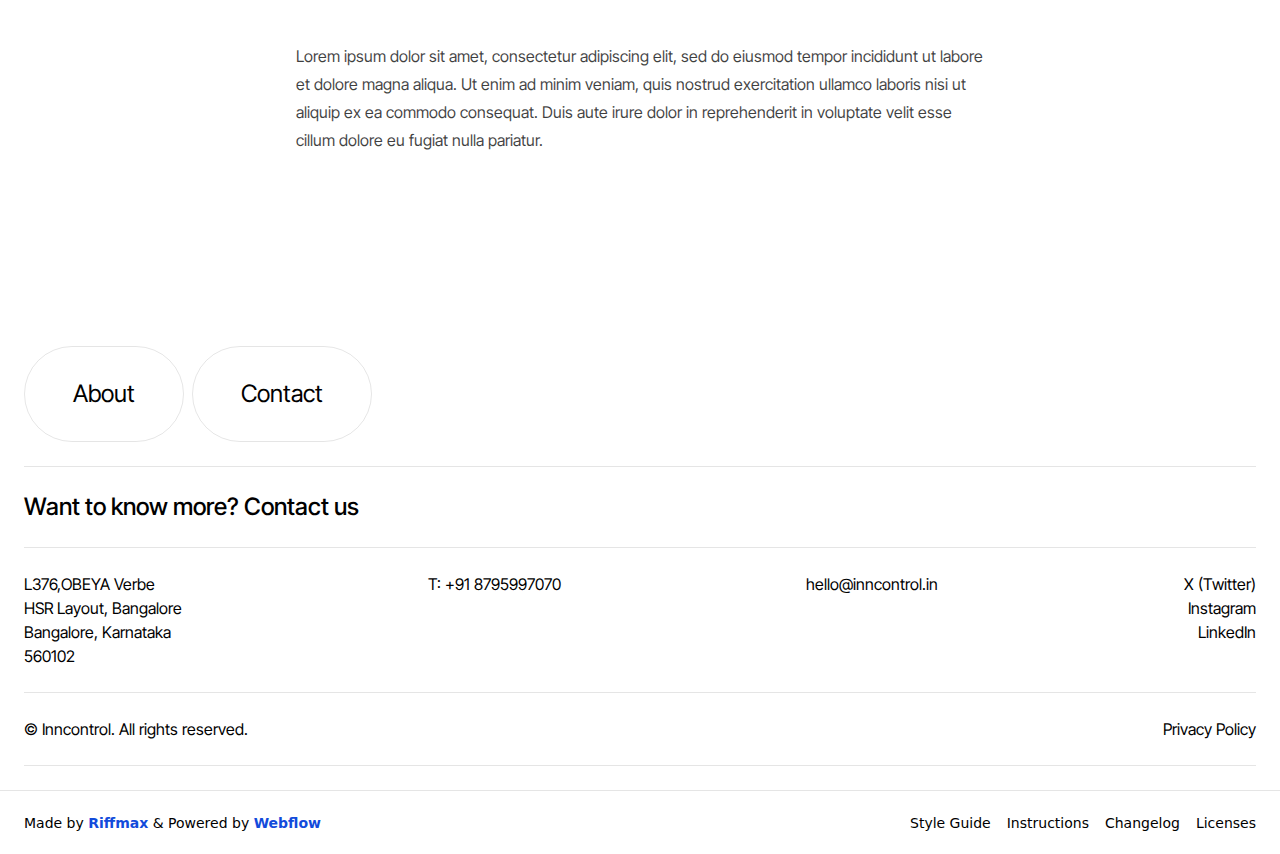
<file: privacy-policy.html>
<!DOCTYPE html><!--  This site was created in Webflow. https://webflow.com  --><!--  Last Published: Thu Apr 03 2025 09:59:10 GMT+0000 (Coordinated Universal Time)  -->
<html data-wf-page="67ee4611defe788e4dc5d462" data-wf-site="67ee4611defe788e4dc5d3f4">
<head>
  <meta charset="utf-8">
  <title>Privacy Policy | Fortress</title>
  <meta content="Privacy Policy | Fortress" property="og:title">
  <meta content="Privacy Policy | Fortress" property="twitter:title">
  <meta content="width=device-width, initial-scale=1" name="viewport">
  <meta content="Webflow" name="generator">
  <link href="css/normalize.css" rel="stylesheet" type="text/css">
  <link href="css/webflow.css" rel="stylesheet" type="text/css">
  <link href="css/incontrol-b09518.webflow.css" rel="stylesheet" type="text/css">
  <script type="text/javascript">!function(o,c){var n=c.documentElement,t=" w-mod-";n.className+=t+"js",("ontouchstart"in o||o.DocumentTouch&&c instanceof DocumentTouch)&&(n.className+=t+"touch")}(window,document);</script>
  <link href="images/favicon.png" rel="shortcut icon" type="image/x-icon">
  <link href="images/webclip.png" rel="apple-touch-icon">
  <style>
* {
-webkit-font-smoothing: antialiased;
-moz-osx-font-smoothing: grayscale;
}
</style>
</head>
<body>
  <div class="global">
    <div class="global__styles w-embed"><!--  Use this editor to add custom styles that must be reflected on all pages  -->
      <!--  Ensure the Global Component is present on all pages where custom styles are needed  -->
      <style>
</style>
    </div>
  </div>
  <div class="page-wrapper">
    <header class="header">
      <div class="container">
        <div class="open-nav"></div>
        <div class="top-bar">
          <div class="text-regular hidden-phone">Master Your Property<br></div>
          <div>
            <a href="#">Solutions</a>
          </div>
          <div>
            <a href="#">Pricing</a>
          </div>
          <a href="index.html" class="brand w-inline-block"><img src="images/Inn-Control-132-x-40-px-1.png" loading="lazy" alt="" class="brand__asset"></a>
        </div>
        <nav class="nav">
          <div class="nav__content">
            <div class="nav__head">
              <a data-w-id="b26a7dd3-6c9f-4101-3595-8395c09f6a69" href="#" class="close-nav w-inline-block"><img loading="lazy" src="images/x-close.svg" alt="close" class="icon-small"></a>
              <a href="mailto:hello@fortress.com" class="nav-head__button w-inline-block">
                <div class="text-regular">Contact</div>
              </a>
            </div>
            <div class="nav__main">
              <a href="index.html" class="nav__link w-inline-block">
                <div class="text-regular c2-60">01</div>
                <div class="text-large c2">Home</div>
              </a>
              <a href="about.html" class="nav__link w-inline-block">
                <div class="text-regular c2-60">02</div>
                <div class="text-large c2">About</div>
              </a>
              <a href="projects.html" class="nav__link w-inline-block">
                <div class="text-regular c2-60">03</div>
                <div class="text-large c2">Projects</div>
              </a>
              <a href="news.html" class="nav__link w-inline-block">
                <div class="text-regular c2-60">04</div>
                <div class="text-large c2">News</div>
              </a>
              <a href="careers.html" class="nav__link w-inline-block">
                <div class="text-regular c2-60">05</div>
                <div class="text-large c2">Careers</div>
              </a>
            </div>
            <div class="nav__social">
              <a href="http://x.com" target="_blank" class="nav__social-link w-inline-block"><img loading="lazy" src="images/x-1.svg" alt="x" class="social-icon"></a>
              <a href="http://instagram.com" target="_blank" class="nav__social-link w-inline-block"><img loading="lazy" src="images/instagram-1.svg" alt="instagram" class="social-icon"></a>
              <a href="http://linkedin.com" target="_blank" class="nav__social-link no-border w-inline-block"><img loading="lazy" src="images/linkedin.svg" alt="linkedin" class="social-icon"></a>
            </div>
          </div>
        </nav>
      </div>
    </header>
    <main class="sections top-padding">
      <section class="legal">
        <div class="container">
          <div class="max-width-small">
            <div class="legal__content">
              <h1 class="heading-huge">Privacy Policy</h1>
              <div class="rich-text for-legal w-richtext">
                <p>Lorem ipsum dolor sit amet, consectetur adipiscing elit, sed do eiusmod tempor incididunt ut labore et dolore magna aliqua. Ut enim ad minim veniam, quis nostrud exercitation ullamco laboris nisi ut aliquip ex ea commodo consequat. Duis aute irure dolor in reprehenderit in voluptate velit esse cillum dolore eu fugiat nulla pariatur.</p>
                <h2>Heading 2</h2>
                <p>Lorem ipsum dolor sit amet, consectetur adipiscing elit, sed do eiusmod tempor incididunt ut labore et dolore magna aliqua. Ut enim ad minim veniam, quis nostrud exercitation ullamco laboris nisi ut aliquip ex ea commodo consequat. Duis aute irure dolor in reprehenderit in voluptate velit esse cillum dolore eu fugiat nulla pariatur.</p>
                <p>Lorem ipsum dolor sit amet, consectetur adipiscing elit, sed do eiusmod tempor incididunt ut labore et dolore magna aliqua. Ut enim ad minim veniam, quis nostrud exercitation ullamco laboris nisi ut aliquip ex ea commodo consequat. Duis aute irure dolor in reprehenderit in voluptate velit esse cillum dolore eu fugiat nulla pariatur.</p>
                <h2>Heading 2</h2>
                <p>Lorem ipsum dolor sit amet, consectetur adipiscing elit, sed do eiusmod tempor incididunt ut labore et dolore magna aliqua. Ut enim ad minim veniam, quis nostrud exercitation ullamco laboris nisi ut aliquip ex ea commodo consequat. Duis aute irure dolor in reprehenderit in voluptate velit esse cillum dolore eu fugiat nulla pariatur.</p>
                <h3>Heading 3</h3>
                <p>Lorem ipsum dolor sit amet, consectetur adipiscing elit, sed do eiusmod tempor incididunt ut labore et dolore magna aliqua. Ut enim ad minim veniam, quis nostrud exercitation ullamco laboris nisi ut aliquip ex ea commodo consequat. Duis aute irure dolor in reprehenderit in voluptate velit esse cillum dolore eu fugiat nulla pariatur.</p>
                <h3>Heading 3</h3>
                <p>Lorem ipsum dolor sit amet, consectetur adipiscing elit, sed do eiusmod tempor incididunt ut labore et dolore magna aliqua. Ut enim ad minim veniam, quis nostrud exercitation ullamco laboris nisi ut aliquip ex ea commodo consequat. Duis aute irure dolor in reprehenderit in voluptate velit esse cillum dolore eu fugiat nulla pariatur.</p>
                <blockquote>“Lorem ipsum dolor sit amet, consectetur adipiscing elit, sed do eiusmod tempor incididunt ut labore et dolore magna aliqua.”</blockquote>
                <p>Lorem ipsum dolor sit amet, consectetur adipiscing elit, sed do eiusmod tempor incididunt ut labore et dolore magna aliqua. Ut enim ad minim veniam, quis nostrud exercitation ullamco laboris nisi ut aliquip ex ea commodo consequat. Duis aute irure dolor in reprehenderit in voluptate velit esse cillum dolore eu fugiat nulla pariatur.</p>
              </div>
            </div>
          </div>
        </div>
      </section>
    </main>
    <div class="spacer-large"></div>
    <footer class="footer">
      <div class="container">
        <div class="footer__content">
          <div class="footer__main">
            <div class="footer__nav">
              <a href="#" class="footer__nav-link w-inline-block">
                <div class="text-xlarge">About</div>
              </a>
              <a href="mailto:hello@inncontrol.in" class="footer__nav-link w-inline-block">
                <div class="text-xlarge">Contact</div>
              </a>
            </div>
            <div class="footer__cta">
              <a href="mailto:hello@inncontrol.in" class="footer__link w-inline-block">
                <div class="text-xlarge">Want to know more? Contact us</div>
              </a>
            </div>
            <div class="footer__contact">
              <div class="footer__contact-item">
                <div class="text-regular">L376,OBEYA Verbe</div>
                <div class="text-regular">HSR Layout, Bangalore</div>
                <div class="text-regular">Bangalore, Karnataka</div>
                <div class="text-regular">560102</div>
              </div>
              <div class="footer__contact-item">
                <div class="text-regular">
                  <a href="#">T: +91 8795997070</a>
                </div>
              </div>
              <div class="footer__contact-item">
                <a href="mailto:hello@fortress.com" class="footer__link w-inline-block">
                  <div class="text-regular">hello@inncontrol.in</div>
                </a>
              </div>
              <div class="footer__contact-item align-right">
                <a href="http://x.com" target="_blank" class="footer__link w-inline-block">
                  <div class="text-regular">X (Twitter)</div>
                </a>
                <a href="http://instagram.com" target="_blank" class="footer__link w-inline-block">
                  <div class="text-regular">Instagram</div>
                </a>
                <a href="http://linkedin.com" target="_blank" class="footer__link w-inline-block">
                  <div class="text-regular">LinkedIn</div>
                </a>
              </div>
            </div>
            <div class="footer__legal">
              <div>© Inncontrol. All rights reserved.</div>
              <a href="#" class="footer__link w-inline-block">
                <div>Privacy Policy</div>
              </a>
            </div>
          </div>
        </div>
      </div>
    </footer>
  </div>
  <div class="internal-bottom">
    <div class="internal-bottom-info">Made by <a href="http://www.riffmax.com" target="_blank" class="internal-info-link">Riffmax</a> &amp; Powered by <a href="http://www.webflow.com" target="_blank" class="internal-info-link">Webflow</a>
    </div>
    <div class="internal-bottom__links">
      <a href="internal/style-guide.html" class="internal-bottom-info">Style Guide</a>
      <a href="internal/instructions.html" class="internal-bottom-info">Instructions</a>
      <a href="internal/changelog.html" class="internal-bottom-info">Changelog</a>
      <a href="internal/licenses.html" class="internal-bottom-info">Licenses</a>
    </div>
  </div>
  <script src="https://d3e54v103j8qbb.cloudfront.net/js/jquery-3.5.1.min.dc5e7f18c8.js?site=67ee4611defe788e4dc5d3f4" type="text/javascript" integrity="sha256-9/aliU8dGd2tb6OSsuzixeV4y/faTqgFtohetphbbj0=" crossorigin="anonymous"></script>
  <script src="js/webflow.js" type="text/javascript"></script>
</body>
</html>
</file>
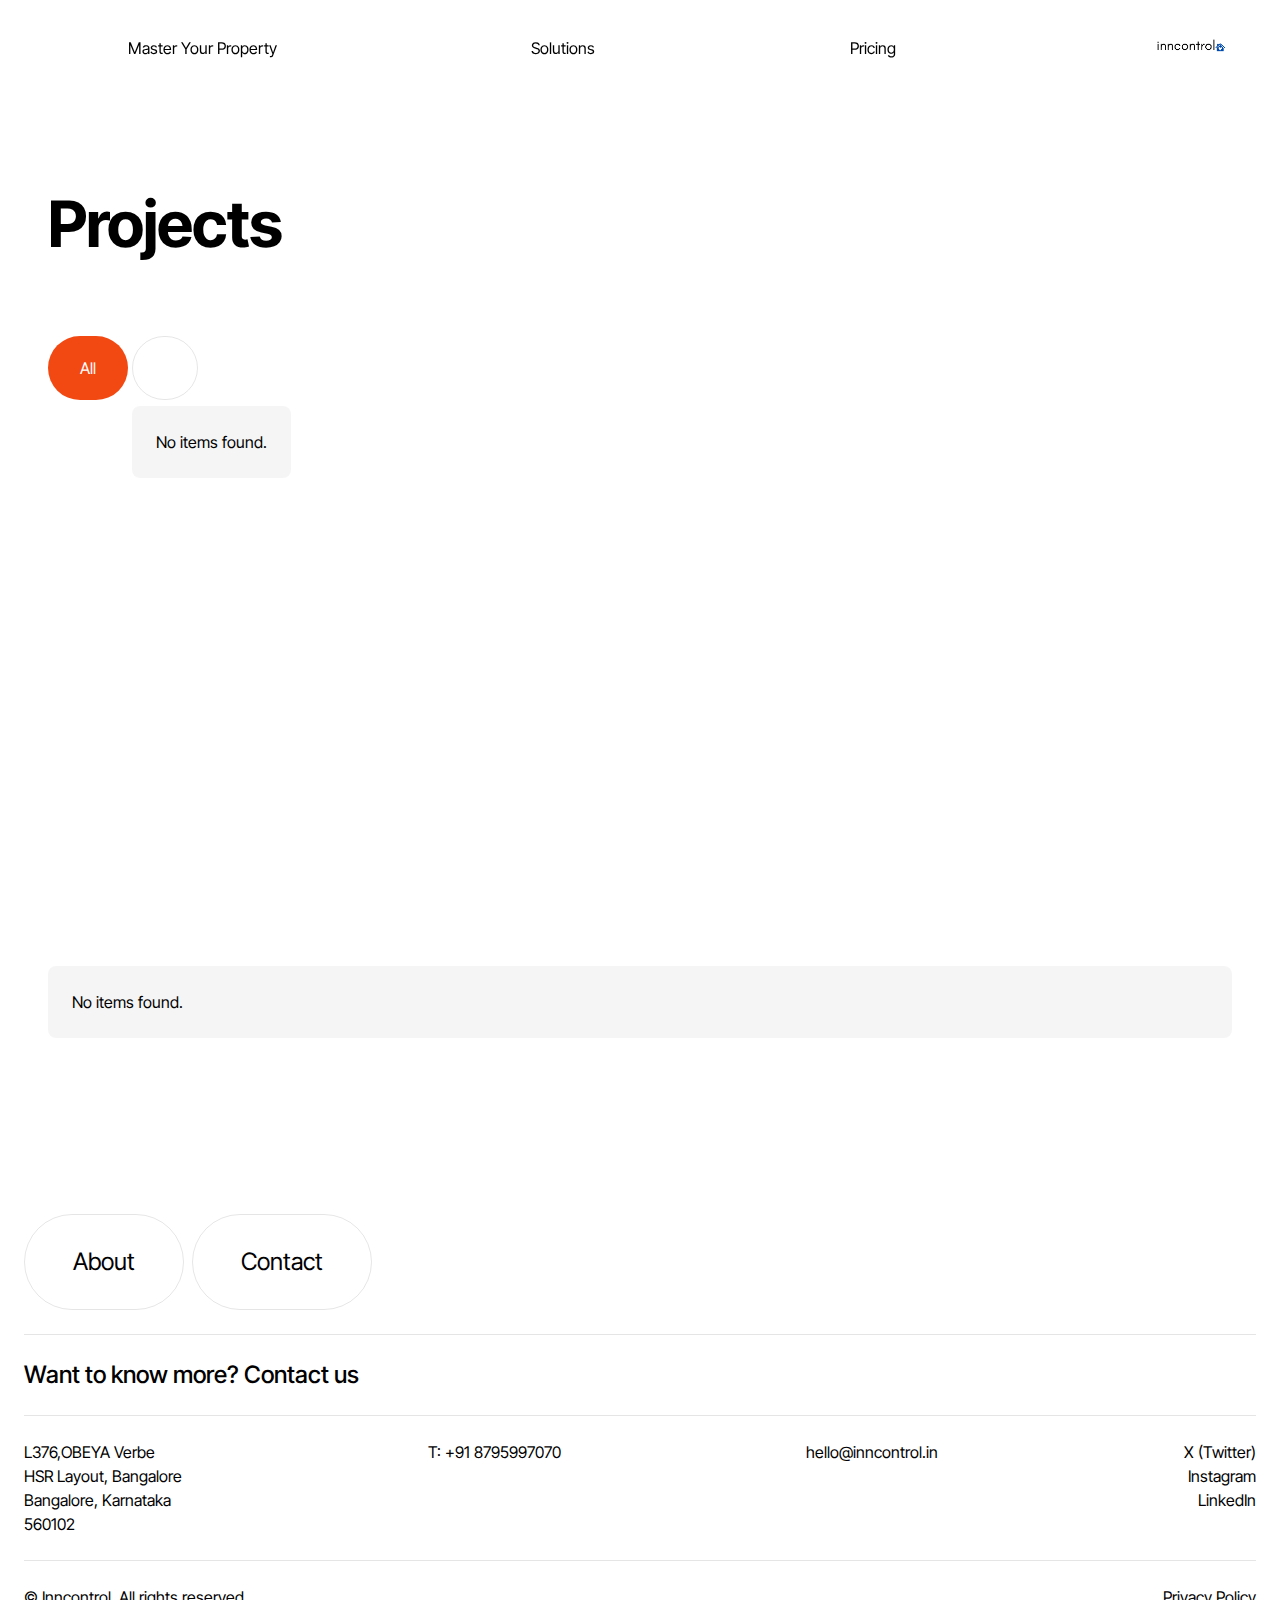
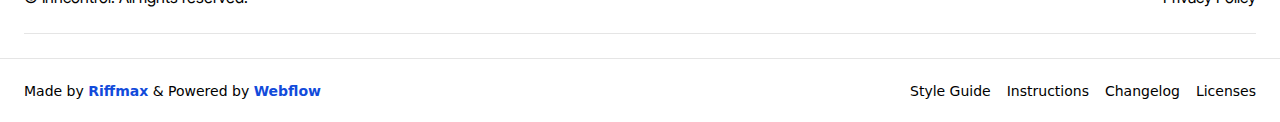
<file: projects.html>
<!DOCTYPE html><!--  This site was created in Webflow. https://webflow.com  --><!--  Last Published: Thu Apr 03 2025 09:59:10 GMT+0000 (Coordinated Universal Time)  -->
<html data-wf-page="67ee4611defe788e4dc5d45f" data-wf-site="67ee4611defe788e4dc5d3f4">
<head>
  <meta charset="utf-8">
  <title>Projects | Fortress</title>
  <meta content="width=device-width, initial-scale=1" name="viewport">
  <meta content="Webflow" name="generator">
  <link href="css/normalize.css" rel="stylesheet" type="text/css">
  <link href="css/webflow.css" rel="stylesheet" type="text/css">
  <link href="css/incontrol-b09518.webflow.css" rel="stylesheet" type="text/css">
  <script type="text/javascript">!function(o,c){var n=c.documentElement,t=" w-mod-";n.className+=t+"js",("ontouchstart"in o||o.DocumentTouch&&c instanceof DocumentTouch)&&(n.className+=t+"touch")}(window,document);</script>
  <link href="images/favicon.png" rel="shortcut icon" type="image/x-icon">
  <link href="images/webclip.png" rel="apple-touch-icon">
  <style>
* {
-webkit-font-smoothing: antialiased;
-moz-osx-font-smoothing: grayscale;
}
</style>
</head>
<body>
  <div class="global">
    <div class="global__styles w-embed"><!--  Use this editor to add custom styles that must be reflected on all pages  -->
      <!--  Ensure the Global Component is present on all pages where custom styles are needed  -->
      <style>
</style>
    </div>
  </div>
  <div class="page-wrapper">
    <header class="header">
      <div class="container">
        <div class="open-nav"></div>
        <div class="top-bar">
          <div class="text-regular hidden-phone">Master Your Property<br></div>
          <div>
            <a href="#">Solutions</a>
          </div>
          <div>
            <a href="#">Pricing</a>
          </div>
          <a href="index.html" class="brand w-inline-block"><img src="images/Inn-Control-132-x-40-px-1.png" loading="lazy" alt="" class="brand__asset"></a>
        </div>
        <nav class="nav">
          <div class="nav__content">
            <div class="nav__head">
              <a data-w-id="b26a7dd3-6c9f-4101-3595-8395c09f6a69" href="#" class="close-nav w-inline-block"><img loading="lazy" src="images/x-close.svg" alt="close" class="icon-small"></a>
              <a href="mailto:hello@fortress.com" class="nav-head__button w-inline-block">
                <div class="text-regular">Contact</div>
              </a>
            </div>
            <div class="nav__main">
              <a href="index.html" class="nav__link w-inline-block">
                <div class="text-regular c2-60">01</div>
                <div class="text-large c2">Home</div>
              </a>
              <a href="about.html" class="nav__link w-inline-block">
                <div class="text-regular c2-60">02</div>
                <div class="text-large c2">About</div>
              </a>
              <a href="projects.html" aria-current="page" class="nav__link w-inline-block w--current">
                <div class="text-regular c2-60">03</div>
                <div class="text-large c2">Projects</div>
              </a>
              <a href="news.html" class="nav__link w-inline-block">
                <div class="text-regular c2-60">04</div>
                <div class="text-large c2">News</div>
              </a>
              <a href="careers.html" class="nav__link w-inline-block">
                <div class="text-regular c2-60">05</div>
                <div class="text-large c2">Careers</div>
              </a>
            </div>
            <div class="nav__social">
              <a href="http://x.com" target="_blank" class="nav__social-link w-inline-block"><img loading="lazy" src="images/x-1.svg" alt="x" class="social-icon"></a>
              <a href="http://instagram.com" target="_blank" class="nav__social-link w-inline-block"><img loading="lazy" src="images/instagram-1.svg" alt="instagram" class="social-icon"></a>
              <a href="http://linkedin.com" target="_blank" class="nav__social-link no-border w-inline-block"><img loading="lazy" src="images/linkedin.svg" alt="linkedin" class="social-icon"></a>
            </div>
          </div>
        </nav>
      </div>
    </header>
    <main class="sections top-padding">
      <section class="intro">
        <div class="container">
          <div class="max-width-regular">
            <h1 class="heading-huge">Projects</h1>
          </div>
        </div>
      </section>
      <div class="spacer-small"></div>
      <section class="projects">
        <div class="container">
          <div class="max-width-regular">
            <div class="projects__content">
              <div class="sectors">
                <a href="projects.html" aria-current="page" class="sectors__link w-inline-block w--current">
                  <div class="text-regular">All</div>
                </a>
                <div class="sectors__cms w-dyn-list">
                  <div role="list" class="sectors__list w-dyn-items">
                    <div role="listitem" class="sectors__item w-dyn-item">
                      <a href="#" class="sectors__link w-inline-block">
                        <div class="text-regular w-dyn-bind-empty"></div>
                      </a>
                    </div>
                  </div>
                  <div class="empty-state w-dyn-empty">
                    <div>No items found.</div>
                  </div>
                </div>
              </div>
              <div class="projects__cms w-dyn-list">
                <div role="list" class="projects__list w-dyn-items">
                  <div role="listitem" class="projects__item w-dyn-item">
                    <a href="#" class="projects__link w-inline-block">
                      <div class="projects__thumb"><img src="https://d3e54v103j8qbb.cloudfront.net/plugins/Basic/assets/placeholder.60f9b1840c.svg" loading="lazy" alt="" class="thumbnail-project w-dyn-bind-empty">
                        <div class="tag">
                          <div class="text-small w-dyn-bind-empty"></div>
                        </div>
                      </div>
                      <div class="projects__title">
                        <h2 class="heading-medium w-dyn-bind-empty"></h2>
                      </div>
                    </a>
                  </div>
                </div>
                <div class="empty-state w-dyn-empty">
                  <div class="text-regular">No items found.</div>
                </div>
              </div>
            </div>
          </div>
        </div>
      </section>
      <div class="spacer-large"></div>
    </main>
    <footer class="footer">
      <div class="container">
        <div class="footer__content">
          <div class="footer__main">
            <div class="footer__nav">
              <a href="#" class="footer__nav-link w-inline-block">
                <div class="text-xlarge">About</div>
              </a>
              <a href="mailto:hello@inncontrol.in" class="footer__nav-link w-inline-block">
                <div class="text-xlarge">Contact</div>
              </a>
            </div>
            <div class="footer__cta">
              <a href="mailto:hello@inncontrol.in" class="footer__link w-inline-block">
                <div class="text-xlarge">Want to know more? Contact us</div>
              </a>
            </div>
            <div class="footer__contact">
              <div class="footer__contact-item">
                <div class="text-regular">L376,OBEYA Verbe</div>
                <div class="text-regular">HSR Layout, Bangalore</div>
                <div class="text-regular">Bangalore, Karnataka</div>
                <div class="text-regular">560102</div>
              </div>
              <div class="footer__contact-item">
                <div class="text-regular">
                  <a href="#">T: +91 8795997070</a>
                </div>
              </div>
              <div class="footer__contact-item">
                <a href="mailto:hello@fortress.com" class="footer__link w-inline-block">
                  <div class="text-regular">hello@inncontrol.in</div>
                </a>
              </div>
              <div class="footer__contact-item align-right">
                <a href="http://x.com" target="_blank" class="footer__link w-inline-block">
                  <div class="text-regular">X (Twitter)</div>
                </a>
                <a href="http://instagram.com" target="_blank" class="footer__link w-inline-block">
                  <div class="text-regular">Instagram</div>
                </a>
                <a href="http://linkedin.com" target="_blank" class="footer__link w-inline-block">
                  <div class="text-regular">LinkedIn</div>
                </a>
              </div>
            </div>
            <div class="footer__legal">
              <div>© Inncontrol. All rights reserved.</div>
              <a href="#" class="footer__link w-inline-block">
                <div>Privacy Policy</div>
              </a>
            </div>
          </div>
        </div>
      </div>
    </footer>
  </div>
  <div class="internal-bottom">
    <div class="internal-bottom-info">Made by <a href="http://www.riffmax.com" target="_blank" class="internal-info-link">Riffmax</a> &amp; Powered by <a href="http://www.webflow.com" target="_blank" class="internal-info-link">Webflow</a>
    </div>
    <div class="internal-bottom__links">
      <a href="internal/style-guide.html" class="internal-bottom-info">Style Guide</a>
      <a href="internal/instructions.html" class="internal-bottom-info">Instructions</a>
      <a href="internal/changelog.html" class="internal-bottom-info">Changelog</a>
      <a href="internal/licenses.html" class="internal-bottom-info">Licenses</a>
    </div>
  </div>
  <script src="https://d3e54v103j8qbb.cloudfront.net/js/jquery-3.5.1.min.dc5e7f18c8.js?site=67ee4611defe788e4dc5d3f4" type="text/javascript" integrity="sha256-9/aliU8dGd2tb6OSsuzixeV4y/faTqgFtohetphbbj0=" crossorigin="anonymous"></script>
  <script src="js/webflow.js" type="text/javascript"></script>
</body>
</html>
</file>
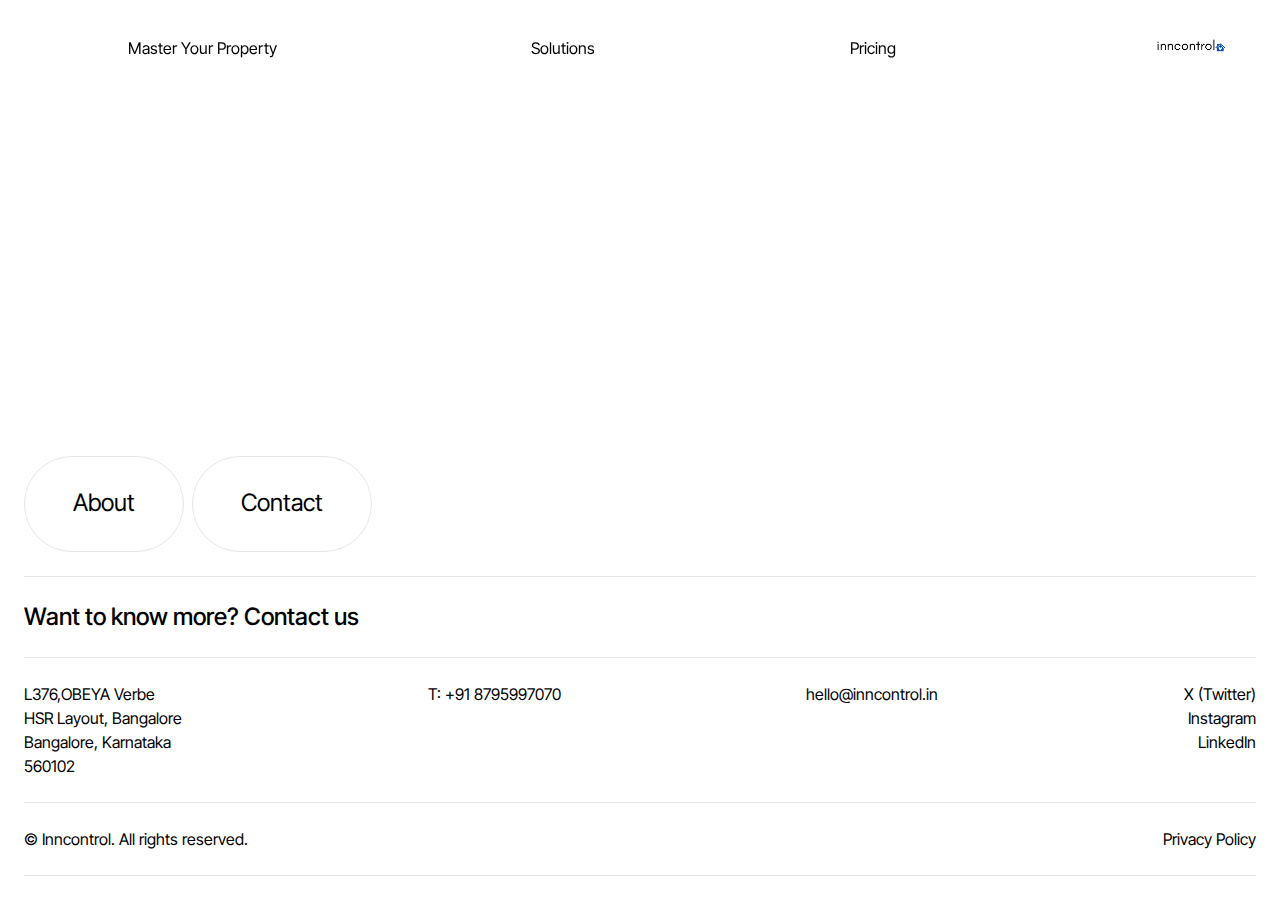
<file: untitled.html>
<!DOCTYPE html><!--  This site was created in Webflow. https://webflow.com  --><!--  Last Published: Thu Apr 03 2025 09:59:10 GMT+0000 (Coordinated Universal Time)  -->
<html data-wf-page="67ee4611defe788e4dc5d45b" data-wf-site="67ee4611defe788e4dc5d3f4">
<head>
  <meta charset="utf-8">
  <title>Page Starter</title>
  <meta content="Page Starter" property="og:title">
  <meta content="Page Starter" property="twitter:title">
  <meta content="width=device-width, initial-scale=1" name="viewport">
  <meta content="Webflow" name="generator">
  <link href="css/normalize.css" rel="stylesheet" type="text/css">
  <link href="css/webflow.css" rel="stylesheet" type="text/css">
  <link href="css/incontrol-b09518.webflow.css" rel="stylesheet" type="text/css">
  <script type="text/javascript">!function(o,c){var n=c.documentElement,t=" w-mod-";n.className+=t+"js",("ontouchstart"in o||o.DocumentTouch&&c instanceof DocumentTouch)&&(n.className+=t+"touch")}(window,document);</script>
  <link href="images/favicon.png" rel="shortcut icon" type="image/x-icon">
  <link href="images/webclip.png" rel="apple-touch-icon">
  <style>
* {
-webkit-font-smoothing: antialiased;
-moz-osx-font-smoothing: grayscale;
}
</style>
</head>
<body>
  <div class="global">
    <div class="global__styles w-embed"><!--  Use this editor to add custom styles that must be reflected on all pages  -->
      <!--  Ensure the Global Component is present on all pages where custom styles are needed  -->
      <style>
</style>
    </div>
  </div>
  <div class="page-wrapper">
    <header class="header">
      <div class="container">
        <div class="open-nav"></div>
        <div class="top-bar">
          <div class="text-regular hidden-phone">Master Your Property<br></div>
          <div>
            <a href="#">Solutions</a>
          </div>
          <div>
            <a href="#">Pricing</a>
          </div>
          <a href="index.html" class="brand w-inline-block"><img src="images/Inn-Control-132-x-40-px-1.png" loading="lazy" alt="" class="brand__asset"></a>
        </div>
        <nav class="nav">
          <div class="nav__content">
            <div class="nav__head">
              <a data-w-id="b26a7dd3-6c9f-4101-3595-8395c09f6a69" href="#" class="close-nav w-inline-block"><img loading="lazy" src="images/x-close.svg" alt="close" class="icon-small"></a>
              <a href="mailto:hello@fortress.com" class="nav-head__button w-inline-block">
                <div class="text-regular">Contact</div>
              </a>
            </div>
            <div class="nav__main">
              <a href="index.html" class="nav__link w-inline-block">
                <div class="text-regular c2-60">01</div>
                <div class="text-large c2">Home</div>
              </a>
              <a href="about.html" class="nav__link w-inline-block">
                <div class="text-regular c2-60">02</div>
                <div class="text-large c2">About</div>
              </a>
              <a href="projects.html" class="nav__link w-inline-block">
                <div class="text-regular c2-60">03</div>
                <div class="text-large c2">Projects</div>
              </a>
              <a href="news.html" class="nav__link w-inline-block">
                <div class="text-regular c2-60">04</div>
                <div class="text-large c2">News</div>
              </a>
              <a href="careers.html" class="nav__link w-inline-block">
                <div class="text-regular c2-60">05</div>
                <div class="text-large c2">Careers</div>
              </a>
            </div>
            <div class="nav__social">
              <a href="http://x.com" target="_blank" class="nav__social-link w-inline-block"><img loading="lazy" src="images/x-1.svg" alt="x" class="social-icon"></a>
              <a href="http://instagram.com" target="_blank" class="nav__social-link w-inline-block"><img loading="lazy" src="images/instagram-1.svg" alt="instagram" class="social-icon"></a>
              <a href="http://linkedin.com" target="_blank" class="nav__social-link no-border w-inline-block"><img loading="lazy" src="images/linkedin.svg" alt="linkedin" class="social-icon"></a>
            </div>
          </div>
        </nav>
      </div>
    </header>
    <main class="sections">
      <section>
        <div class="container"></div>
      </section>
    </main>
    <footer class="footer">
      <div class="container">
        <div class="footer__content">
          <div class="footer__main">
            <div class="footer__nav">
              <a href="#" class="footer__nav-link w-inline-block">
                <div class="text-xlarge">About</div>
              </a>
              <a href="mailto:hello@inncontrol.in" class="footer__nav-link w-inline-block">
                <div class="text-xlarge">Contact</div>
              </a>
            </div>
            <div class="footer__cta">
              <a href="mailto:hello@inncontrol.in" class="footer__link w-inline-block">
                <div class="text-xlarge">Want to know more? Contact us</div>
              </a>
            </div>
            <div class="footer__contact">
              <div class="footer__contact-item">
                <div class="text-regular">L376,OBEYA Verbe</div>
                <div class="text-regular">HSR Layout, Bangalore</div>
                <div class="text-regular">Bangalore, Karnataka</div>
                <div class="text-regular">560102</div>
              </div>
              <div class="footer__contact-item">
                <div class="text-regular">
                  <a href="#">T: +91 8795997070</a>
                </div>
              </div>
              <div class="footer__contact-item">
                <a href="mailto:hello@fortress.com" class="footer__link w-inline-block">
                  <div class="text-regular">hello@inncontrol.in</div>
                </a>
              </div>
              <div class="footer__contact-item align-right">
                <a href="http://x.com" target="_blank" class="footer__link w-inline-block">
                  <div class="text-regular">X (Twitter)</div>
                </a>
                <a href="http://instagram.com" target="_blank" class="footer__link w-inline-block">
                  <div class="text-regular">Instagram</div>
                </a>
                <a href="http://linkedin.com" target="_blank" class="footer__link w-inline-block">
                  <div class="text-regular">LinkedIn</div>
                </a>
              </div>
            </div>
            <div class="footer__legal">
              <div>© Inncontrol. All rights reserved.</div>
              <a href="#" class="footer__link w-inline-block">
                <div>Privacy Policy</div>
              </a>
            </div>
          </div>
        </div>
      </div>
    </footer>
  </div>
  <script src="https://d3e54v103j8qbb.cloudfront.net/js/jquery-3.5.1.min.dc5e7f18c8.js?site=67ee4611defe788e4dc5d3f4" type="text/javascript" integrity="sha256-9/aliU8dGd2tb6OSsuzixeV4y/faTqgFtohetphbbj0=" crossorigin="anonymous"></script>
  <script src="js/webflow.js" type="text/javascript"></script>
</body>
</html>
</file>
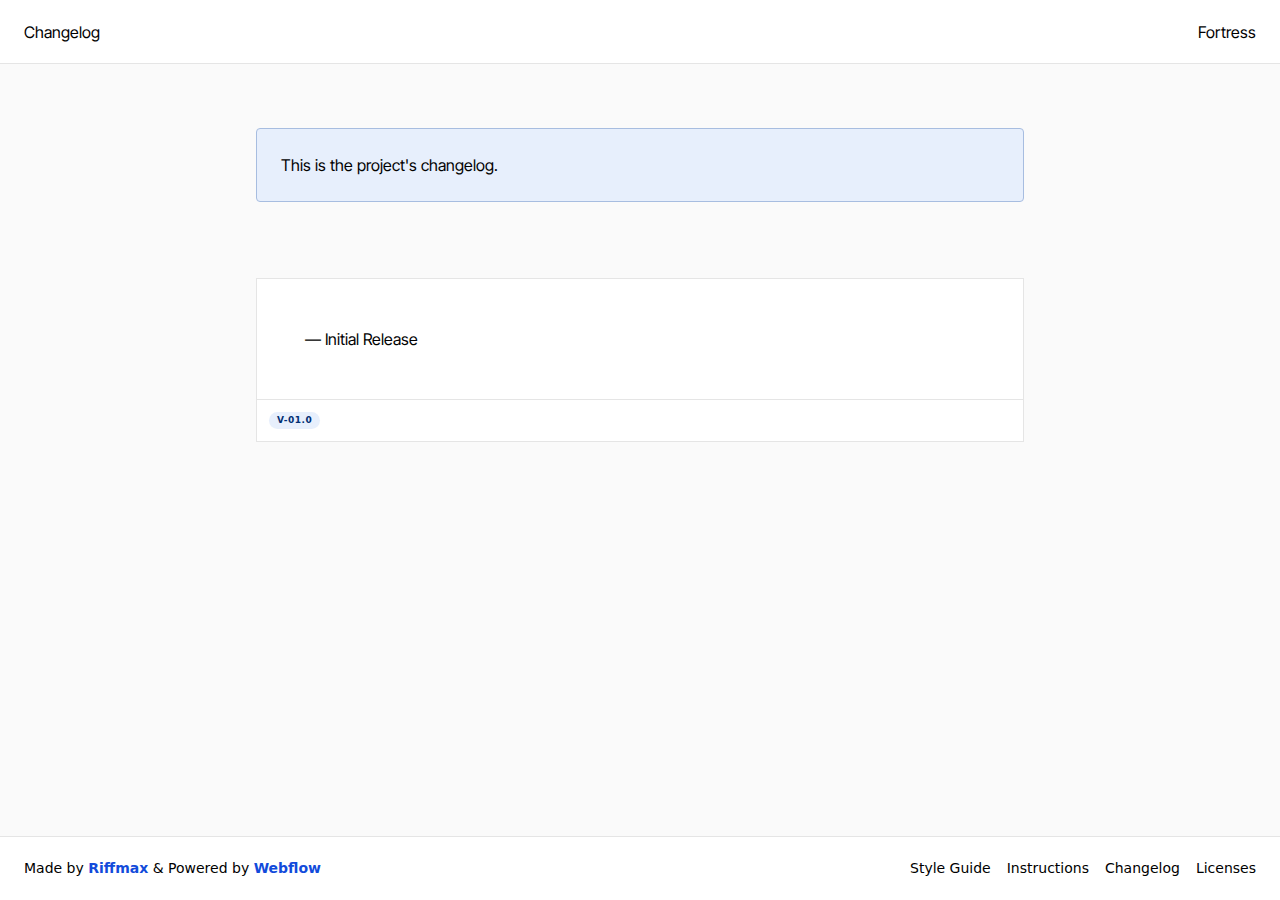
<file: internal/changelog.html>
<!DOCTYPE html><!--  This site was created in Webflow. https://webflow.com  --><!--  Last Published: Thu Apr 03 2025 09:59:10 GMT+0000 (Coordinated Universal Time)  -->
<html data-wf-page="67ee4611defe788e4dc5d459" data-wf-site="67ee4611defe788e4dc5d3f4">
<head>
  <meta charset="utf-8">
  <title>Changelog</title>
  <meta content="Changelog" property="og:title">
  <meta content="Changelog" property="twitter:title">
  <meta content="width=device-width, initial-scale=1" name="viewport">
  <meta content="Webflow" name="generator">
  <link href="../css/normalize.css" rel="stylesheet" type="text/css">
  <link href="../css/webflow.css" rel="stylesheet" type="text/css">
  <link href="../css/incontrol-b09518.webflow.css" rel="stylesheet" type="text/css">
  <script type="text/javascript">!function(o,c){var n=c.documentElement,t=" w-mod-";n.className+=t+"js",("ontouchstart"in o||o.DocumentTouch&&c instanceof DocumentTouch)&&(n.className+=t+"touch")}(window,document);</script>
  <link href="../images/favicon.png" rel="shortcut icon" type="image/x-icon">
  <link href="../images/webclip.png" rel="apple-touch-icon">
  <style>
* {
-webkit-font-smoothing: antialiased;
-moz-osx-font-smoothing: grayscale;
}
</style>
  <meta name="robots" content="noindex">
</head>
<body>
  <div class="global">
    <div class="global__styles w-embed"><!--  Use this editor to add custom styles that must be reflected on all pages  -->
      <!--  Ensure the Global Component is present on all pages where custom styles are needed  -->
      <style>
</style>
    </div>
  </div>
  <div class="internal-top">
    <div>Changelog</div>
    <div>Fortress</div>
  </div>
  <div class="internal-flex">
    <div class="internal-main is-full">
      <div class="internal-content">
        <div class="internal-note">
          <p>This is the project&#x27;s changelog.</p>
        </div>
        <div class="internal-cards">
          <div class="internal-card">
            <div class="internal-card__main">
              <div>— Initial Release</div>
            </div>
            <div class="internal-card__tags">
              <div class="internal-class">
                <div class="internal-class__name">v-01.0</div>
              </div>
            </div>
          </div>
        </div>
      </div>
      <div class="internal-bottom">
        <div class="internal-bottom-info">Made by <a href="http://www.riffmax.com" target="_blank" class="internal-info-link">Riffmax</a> &amp; Powered by <a href="http://www.webflow.com" target="_blank" class="internal-info-link">Webflow</a>
        </div>
        <div class="internal-bottom__links">
          <a href="../internal/style-guide.html" class="internal-bottom-info">Style Guide</a>
          <a href="../internal/instructions.html" class="internal-bottom-info">Instructions</a>
          <a href="../internal/changelog.html" aria-current="page" class="internal-bottom-info w--current">Changelog</a>
          <a href="../internal/licenses.html" class="internal-bottom-info">Licenses</a>
        </div>
      </div>
    </div>
  </div>
  <script src="https://d3e54v103j8qbb.cloudfront.net/js/jquery-3.5.1.min.dc5e7f18c8.js?site=67ee4611defe788e4dc5d3f4" type="text/javascript" integrity="sha256-9/aliU8dGd2tb6OSsuzixeV4y/faTqgFtohetphbbj0=" crossorigin="anonymous"></script>
  <script src="../js/webflow.js" type="text/javascript"></script>
</body>
</html>
</file>
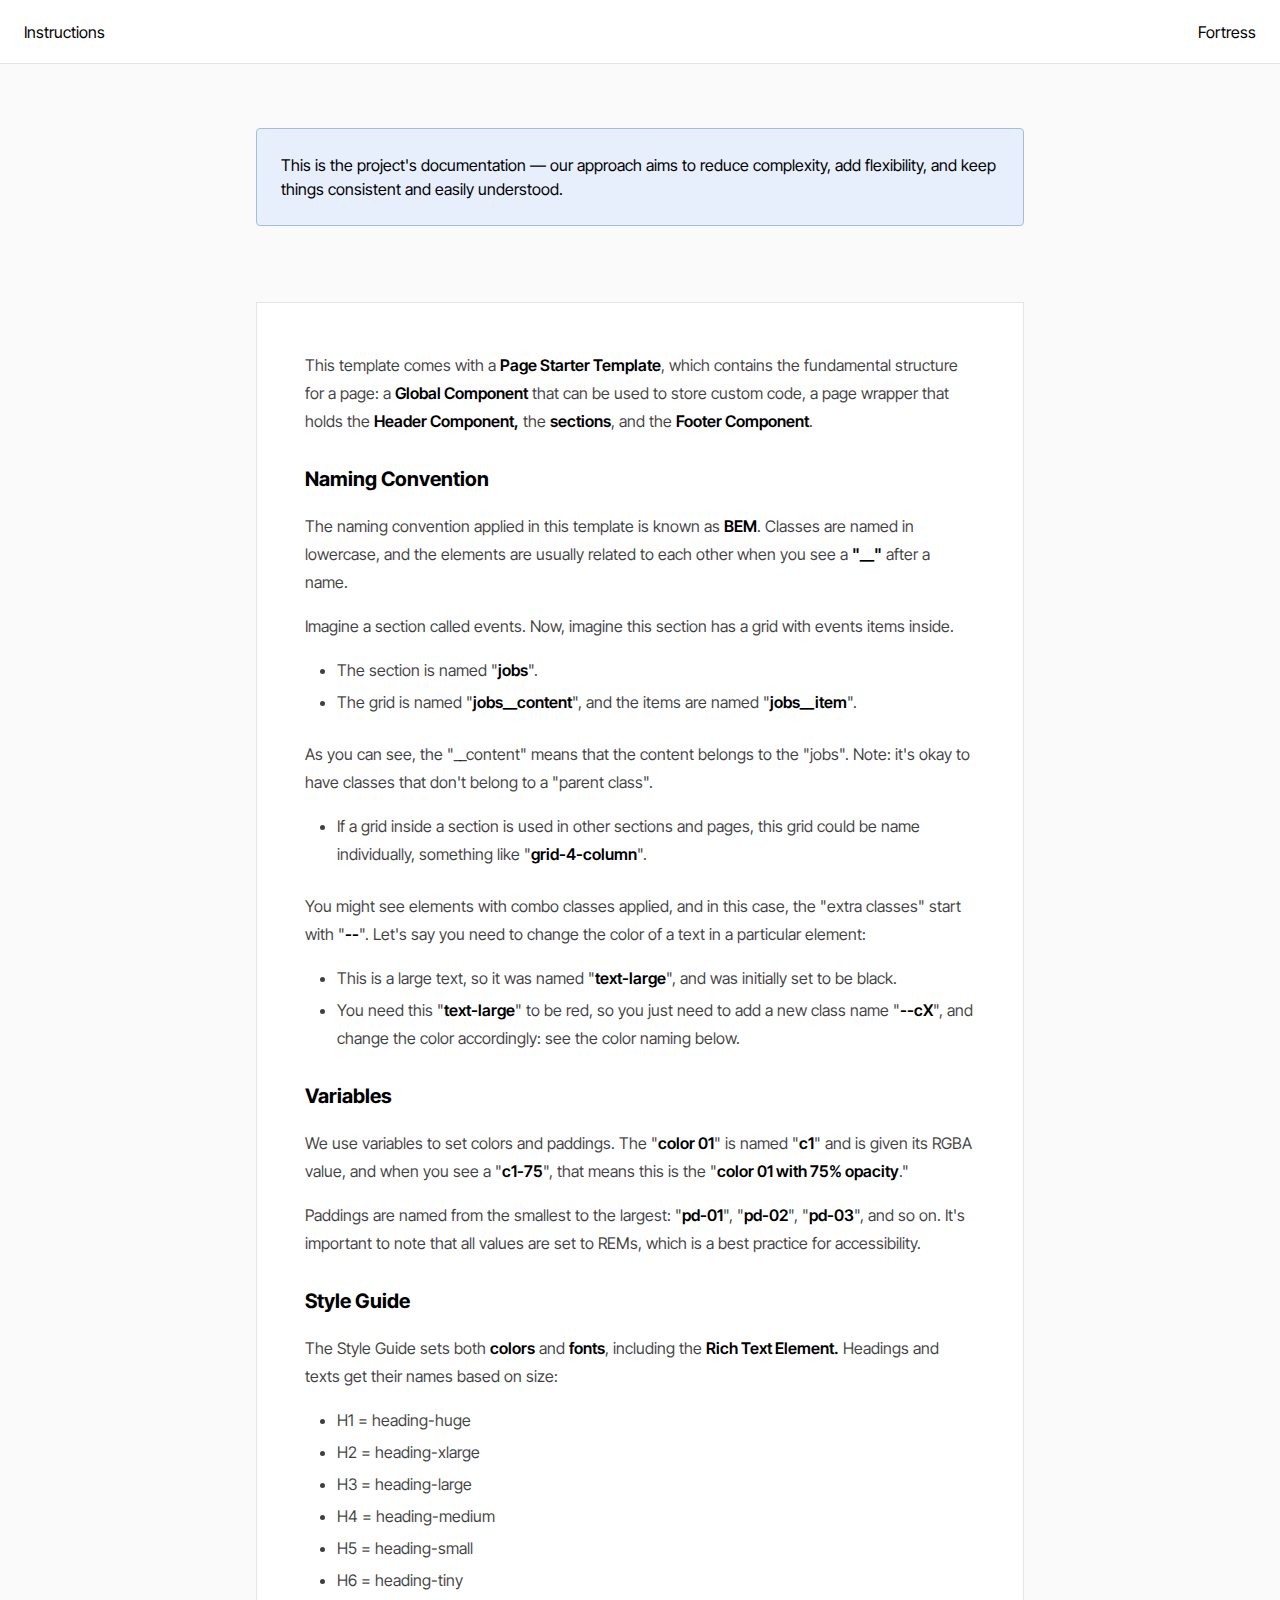
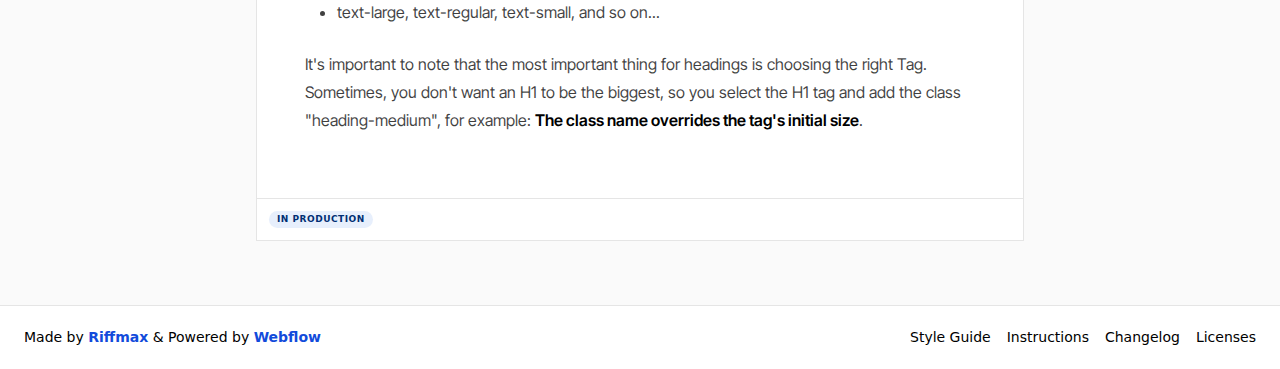
<file: internal/instructions.html>
<!DOCTYPE html><!--  This site was created in Webflow. https://webflow.com  --><!--  Last Published: Thu Apr 03 2025 09:59:10 GMT+0000 (Coordinated Universal Time)  -->
<html data-wf-page="67ee4611defe788e4dc5d458" data-wf-site="67ee4611defe788e4dc5d3f4">
<head>
  <meta charset="utf-8">
  <title>Instructions</title>
  <meta content="Instructions" property="og:title">
  <meta content="Instructions" property="twitter:title">
  <meta content="width=device-width, initial-scale=1" name="viewport">
  <meta content="Webflow" name="generator">
  <link href="../css/normalize.css" rel="stylesheet" type="text/css">
  <link href="../css/webflow.css" rel="stylesheet" type="text/css">
  <link href="../css/incontrol-b09518.webflow.css" rel="stylesheet" type="text/css">
  <script type="text/javascript">!function(o,c){var n=c.documentElement,t=" w-mod-";n.className+=t+"js",("ontouchstart"in o||o.DocumentTouch&&c instanceof DocumentTouch)&&(n.className+=t+"touch")}(window,document);</script>
  <link href="../images/favicon.png" rel="shortcut icon" type="image/x-icon">
  <link href="../images/webclip.png" rel="apple-touch-icon">
  <style>
* {
-webkit-font-smoothing: antialiased;
-moz-osx-font-smoothing: grayscale;
}
</style>
</head>
<body>
  <div class="global">
    <div class="global__styles w-embed"><!--  Use this editor to add custom styles that must be reflected on all pages  -->
      <!--  Ensure the Global Component is present on all pages where custom styles are needed  -->
      <style>
</style>
    </div>
  </div>
  <div class="internal-top">
    <div>Instructions</div>
    <div>Fortress</div>
  </div>
  <div class="internal-flex">
    <div class="internal-main is-full">
      <div class="internal-content">
        <div class="internal-note">
          <p>This is the project&#x27;s documentation — our approach aims to reduce complexity, add flexibility, and keep things consistent and easily understood.</p>
        </div>
        <div class="internal-cards">
          <div class="internal-card">
            <div class="internal-card__main">
              <div class="rich-text w-richtext">
                <p>This template comes with a <strong>Page Starter Template</strong>, which contains the fundamental structure for a page: a <strong>Global Component</strong> that can be used to store custom code, a page wrapper that holds the <strong>Header Component,</strong> the <strong>sections</strong>, and the <strong>Footer Component</strong>.</p>
                <h4>Naming Convention</h4>
                <p>The naming convention applied in this template is known as <strong>BEM</strong>. Classes are named in lowercase, and the elements are usually related to each other when you see a <strong>&quot;__&quot;</strong> after a name. </p>
                <p>Imagine a section called events. Now, imagine this section has a grid with events items inside. </p>
                <ul role="list">
                  <li>The section is named &quot;<strong>jobs</strong>&quot;. </li>
                  <li>The grid is named &quot;<strong>jobs__content</strong>&quot;, and the items are named &quot;<strong>jobs__item</strong>&quot;. </li>
                </ul>
                <p>As you can see, the &quot;__content&quot; means that the content belongs to the &quot;jobs&quot;. Note: it&#x27;s okay to have classes that don&#x27;t belong to a &quot;parent class&quot;.</p>
                <ul role="list">
                  <li>If a grid inside a section is used in other sections and pages, this grid could be name individually, something like &quot;<strong>grid-4-column</strong>&quot;. </li>
                </ul>
                <p>You might see elements with combo classes applied, and in this case, the &quot;extra classes&quot; start with &quot;<strong>--</strong>&quot;. Let&#x27;s say you need to change the color of a text in a particular element:</p>
                <ul role="list">
                  <li>This is a large text, so it was named &quot;<strong>text-large</strong>&quot;, and was initially set to be black. </li>
                  <li>You need this &quot;<strong>text-large</strong>&quot; to be red, so you just need to add a new class name &quot;<strong>--cX</strong>&quot;, and change the color accordingly: see the color naming below.</li>
                </ul>
                <h4>Variables</h4>
                <p>We use variables to set colors and paddings. The &quot;<strong>color 01</strong>&quot; is named &quot;<strong>c1</strong>&quot; and is given its RGBA value, and when you see a &quot;<strong>c1-75</strong>&quot;, that means this is the &quot;<strong>color 01 with 75% opacity</strong>.&quot; </p>
                <p>Paddings are named from the smallest to the largest: &quot;<strong>pd-01</strong>&quot;, &quot;<strong>pd-02</strong>&quot;, &quot;<strong>pd-03</strong>&quot;, and so on. It&#x27;s important to note that all values are set to REMs, which is a best practice for accessibility.</p>
                <h4>Style Guide</h4>
                <p>The Style Guide sets both <strong>colors</strong> and <strong>fonts</strong>, including the <strong>Rich Text Element.</strong> Headings and texts get their names based on size:</p>
                <ul role="list">
                  <li>H1 = heading-huge</li>
                  <li>H2 = heading-xlarge</li>
                  <li>H3 = heading-large</li>
                  <li>H4 = heading-medium</li>
                  <li>H5 = heading-small</li>
                  <li>H6 = heading-tiny</li>
                  <li>text-large, text-regular, text-small, and so on...</li>
                </ul>
                <p>It&#x27;s important to note that the most important thing for headings is choosing the right Tag. Sometimes, you don&#x27;t want an H1 to be the biggest, so you select the H1 tag and add the class &quot;heading-medium&quot;, for example: <strong>The class name overrides the tag&#x27;s initial size</strong>.</p>
              </div>
            </div>
            <div class="internal-card__tags">
              <div class="internal-class">
                <div class="internal-class__name">in production</div>
              </div>
            </div>
          </div>
        </div>
      </div>
      <div class="internal-bottom">
        <div class="internal-bottom-info">Made by <a href="http://www.riffmax.com" target="_blank" class="internal-info-link">Riffmax</a> &amp; Powered by <a href="http://www.webflow.com" target="_blank" class="internal-info-link">Webflow</a>
        </div>
        <div class="internal-bottom__links">
          <a href="../internal/style-guide.html" class="internal-bottom-info">Style Guide</a>
          <a href="../internal/instructions.html" aria-current="page" class="internal-bottom-info w--current">Instructions</a>
          <a href="../internal/changelog.html" class="internal-bottom-info">Changelog</a>
          <a href="../internal/licenses.html" class="internal-bottom-info">Licenses</a>
        </div>
      </div>
    </div>
  </div>
  <script src="https://d3e54v103j8qbb.cloudfront.net/js/jquery-3.5.1.min.dc5e7f18c8.js?site=67ee4611defe788e4dc5d3f4" type="text/javascript" integrity="sha256-9/aliU8dGd2tb6OSsuzixeV4y/faTqgFtohetphbbj0=" crossorigin="anonymous"></script>
  <script src="../js/webflow.js" type="text/javascript"></script>
</body>
</html>
</file>
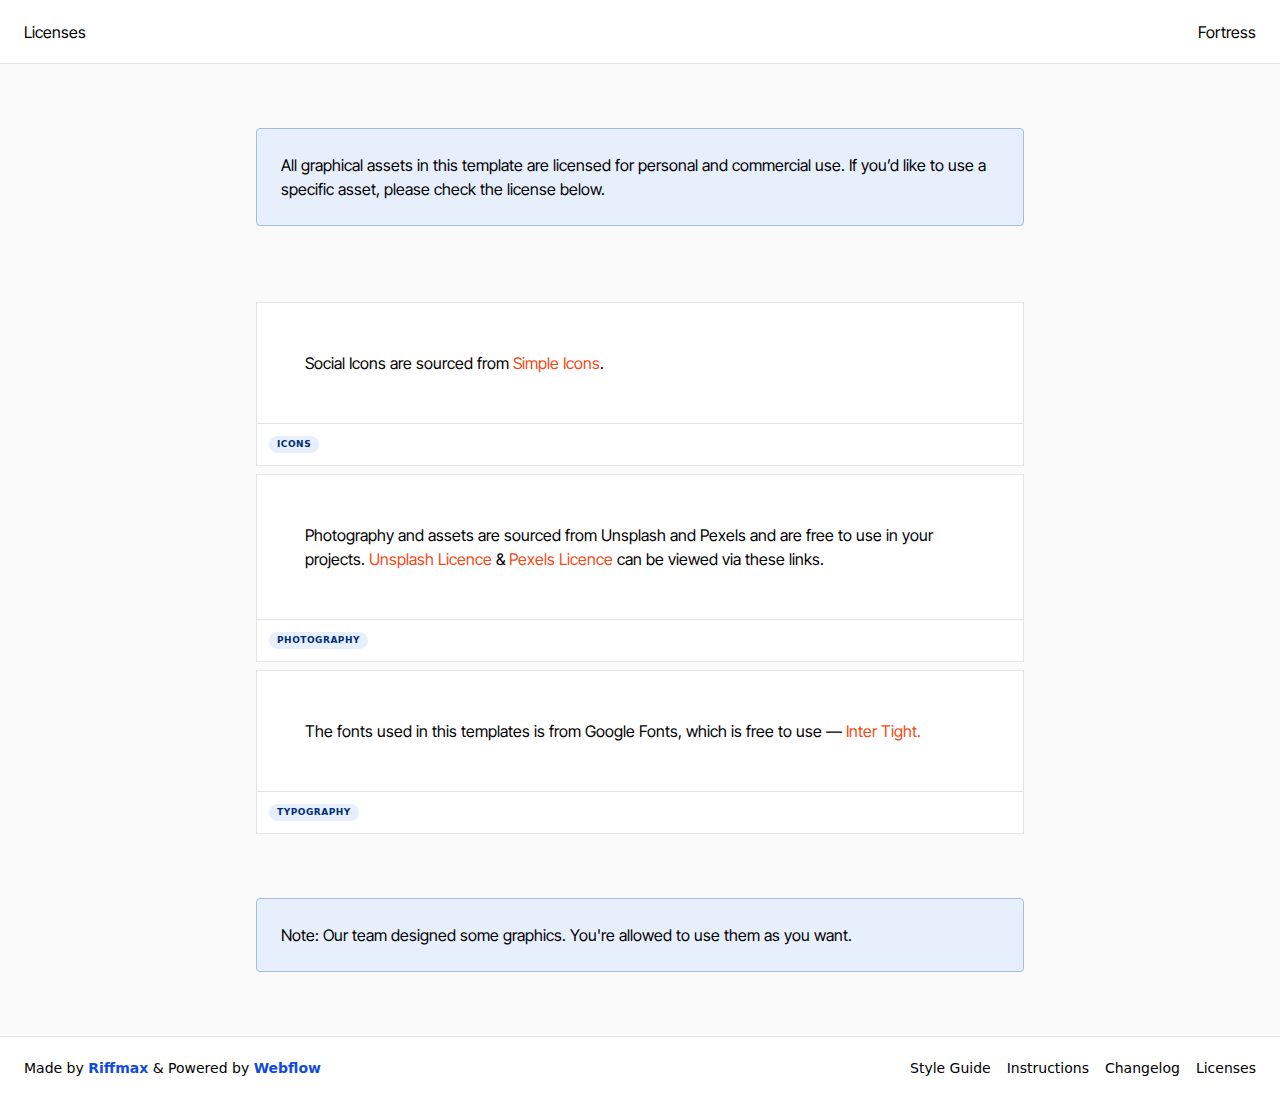
<file: internal/licenses.html>
<!DOCTYPE html><!--  This site was created in Webflow. https://webflow.com  --><!--  Last Published: Thu Apr 03 2025 09:59:10 GMT+0000 (Coordinated Universal Time)  -->
<html data-wf-page="67ee4611defe788e4dc5d45a" data-wf-site="67ee4611defe788e4dc5d3f4">
<head>
  <meta charset="utf-8">
  <title>Licenses</title>
  <meta content="Licenses" property="og:title">
  <meta content="Licenses" property="twitter:title">
  <meta content="width=device-width, initial-scale=1" name="viewport">
  <meta content="Webflow" name="generator">
  <link href="../css/normalize.css" rel="stylesheet" type="text/css">
  <link href="../css/webflow.css" rel="stylesheet" type="text/css">
  <link href="../css/incontrol-b09518.webflow.css" rel="stylesheet" type="text/css">
  <script type="text/javascript">!function(o,c){var n=c.documentElement,t=" w-mod-";n.className+=t+"js",("ontouchstart"in o||o.DocumentTouch&&c instanceof DocumentTouch)&&(n.className+=t+"touch")}(window,document);</script>
  <link href="../images/favicon.png" rel="shortcut icon" type="image/x-icon">
  <link href="../images/webclip.png" rel="apple-touch-icon">
  <style>
* {
-webkit-font-smoothing: antialiased;
-moz-osx-font-smoothing: grayscale;
}
</style>
  <meta name="robots" content="noindex">
</head>
<body>
  <div class="global">
    <div class="global__styles w-embed"><!--  Use this editor to add custom styles that must be reflected on all pages  -->
      <!--  Ensure the Global Component is present on all pages where custom styles are needed  -->
      <style>
</style>
    </div>
  </div>
  <div class="internal-top">
    <div>Licenses</div>
    <div>Fortress</div>
  </div>
  <div class="internal-flex">
    <div class="internal-main is-full">
      <div class="internal-content">
        <div class="internal-note">
          <p>All graphical assets in this template are licensed for personal and commercial use. If you’d like to use a specific asset, please check the license below. </p>
        </div>
        <div class="internal-cards">
          <div class="internal-card">
            <div class="internal-card__main">
              <p>Social Icons are sourced from <a href="https://simpleicons.org" target="_blank" class="link-c3">Simple Icons</a>.</p>
            </div>
            <div class="internal-card__tags">
              <div class="internal-class">
                <div class="internal-class__name">icons</div>
              </div>
            </div>
          </div>
          <div class="internal-card">
            <div class="internal-card__main">
              <p>Photography and assets are sourced from Unsplash and Pexels and are free to use in your projects. <a href="https://unsplash.com/license" target="_blank" class="link-c3">Unsplash Licence</a> &amp; <a href="https://www.pexels.com/license/" target="_blank" class="link-c3">Pexels Licence</a> can be viewed via these links.</p>
            </div>
            <div class="internal-card__tags">
              <div class="internal-class">
                <div class="internal-class__name">photography</div>
              </div>
            </div>
          </div>
          <div class="internal-card">
            <div class="internal-card__main">
              <p>The fonts used in this templates is from Google Fonts, which is free to use — <a href="https://fonts.google.com/specimen/Inter+Tight" target="_blank" class="link-c3">Inter Tight.</a>
              </p>
            </div>
            <div class="internal-card__tags">
              <div class="internal-class">
                <div class="internal-class__name">typography</div>
              </div>
            </div>
          </div>
        </div>
        <div class="internal-note">
          <p><span>Note:</span> Our team designed some graphics. You&#x27;re allowed to use them as you want.</p>
        </div>
      </div>
      <div class="internal-bottom">
        <div class="internal-bottom-info">Made by <a href="http://www.riffmax.com" target="_blank" class="internal-info-link">Riffmax</a> &amp; Powered by <a href="http://www.webflow.com" target="_blank" class="internal-info-link">Webflow</a>
        </div>
        <div class="internal-bottom__links">
          <a href="../internal/style-guide.html" class="internal-bottom-info">Style Guide</a>
          <a href="../internal/instructions.html" class="internal-bottom-info">Instructions</a>
          <a href="../internal/changelog.html" class="internal-bottom-info">Changelog</a>
          <a href="../internal/licenses.html" aria-current="page" class="internal-bottom-info w--current">Licenses</a>
        </div>
      </div>
    </div>
  </div>
  <script src="https://d3e54v103j8qbb.cloudfront.net/js/jquery-3.5.1.min.dc5e7f18c8.js?site=67ee4611defe788e4dc5d3f4" type="text/javascript" integrity="sha256-9/aliU8dGd2tb6OSsuzixeV4y/faTqgFtohetphbbj0=" crossorigin="anonymous"></script>
  <script src="../js/webflow.js" type="text/javascript"></script>
</body>
</html>
</file>
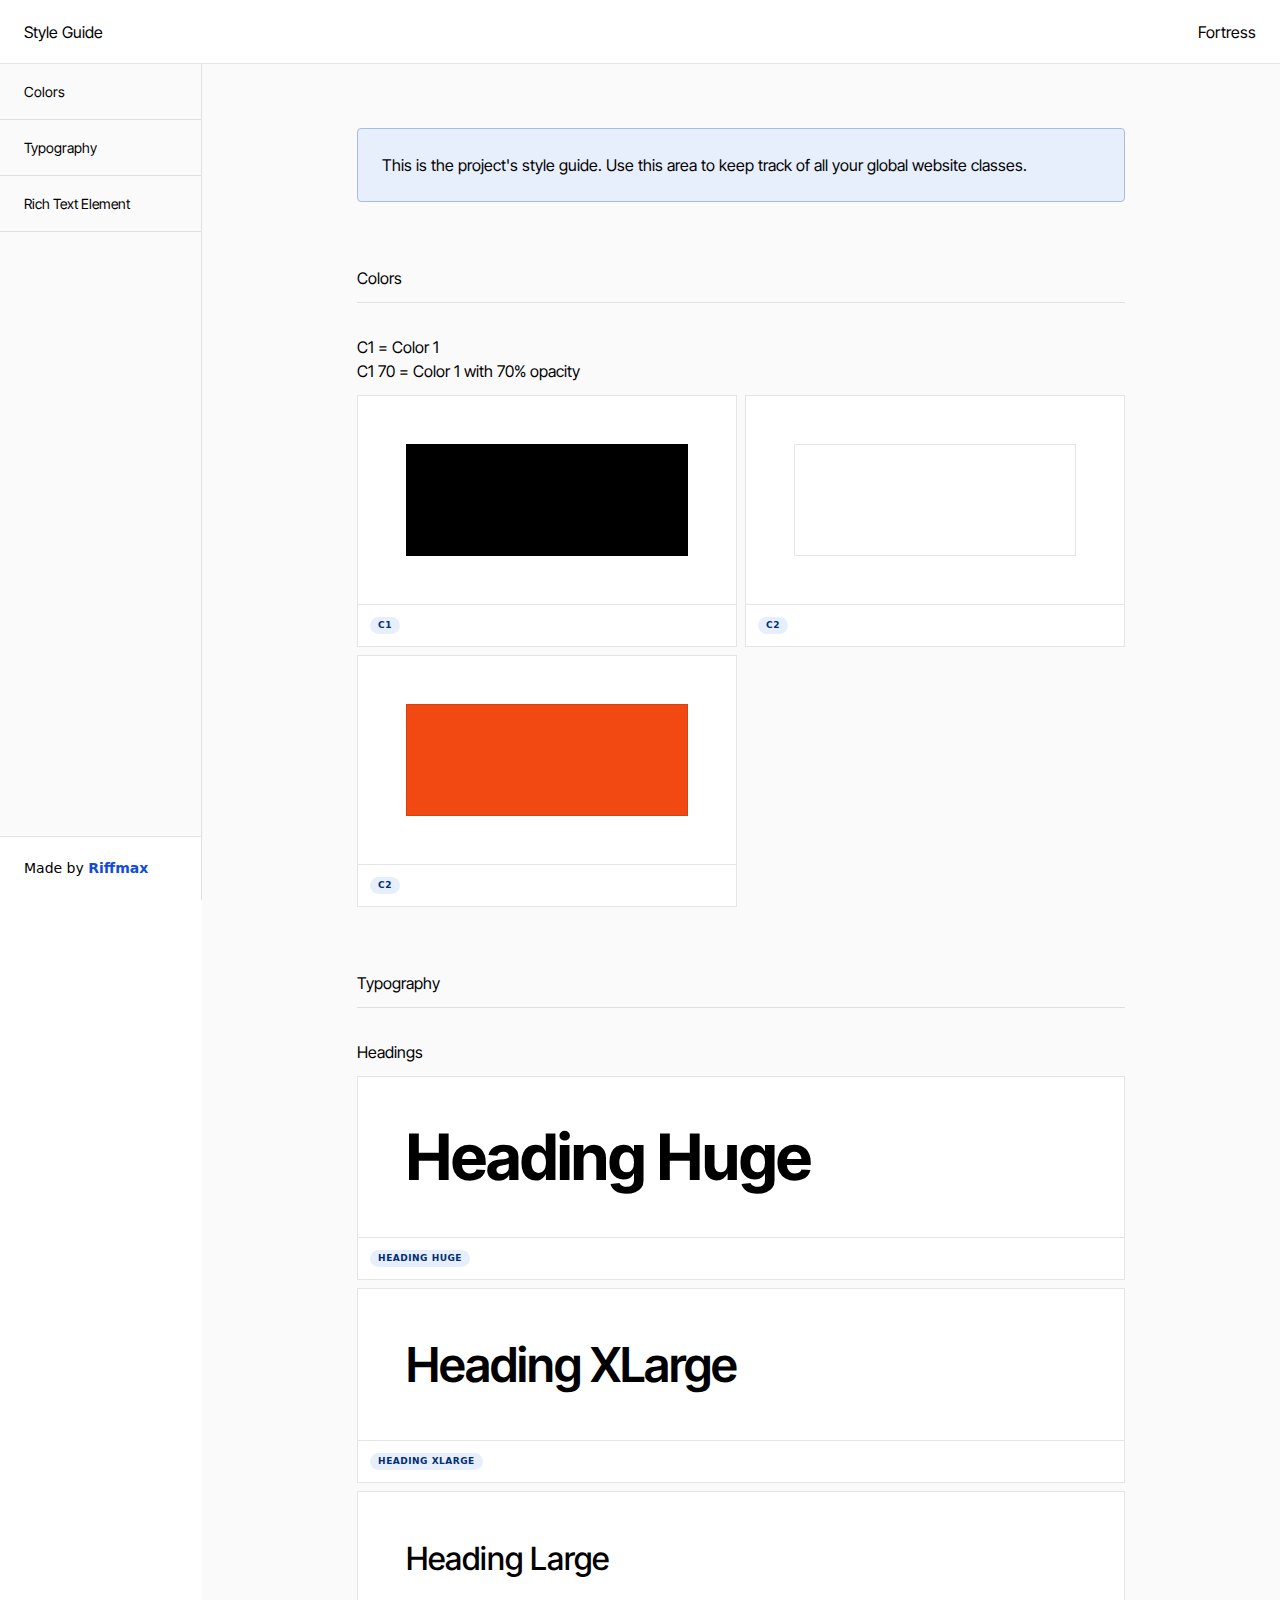
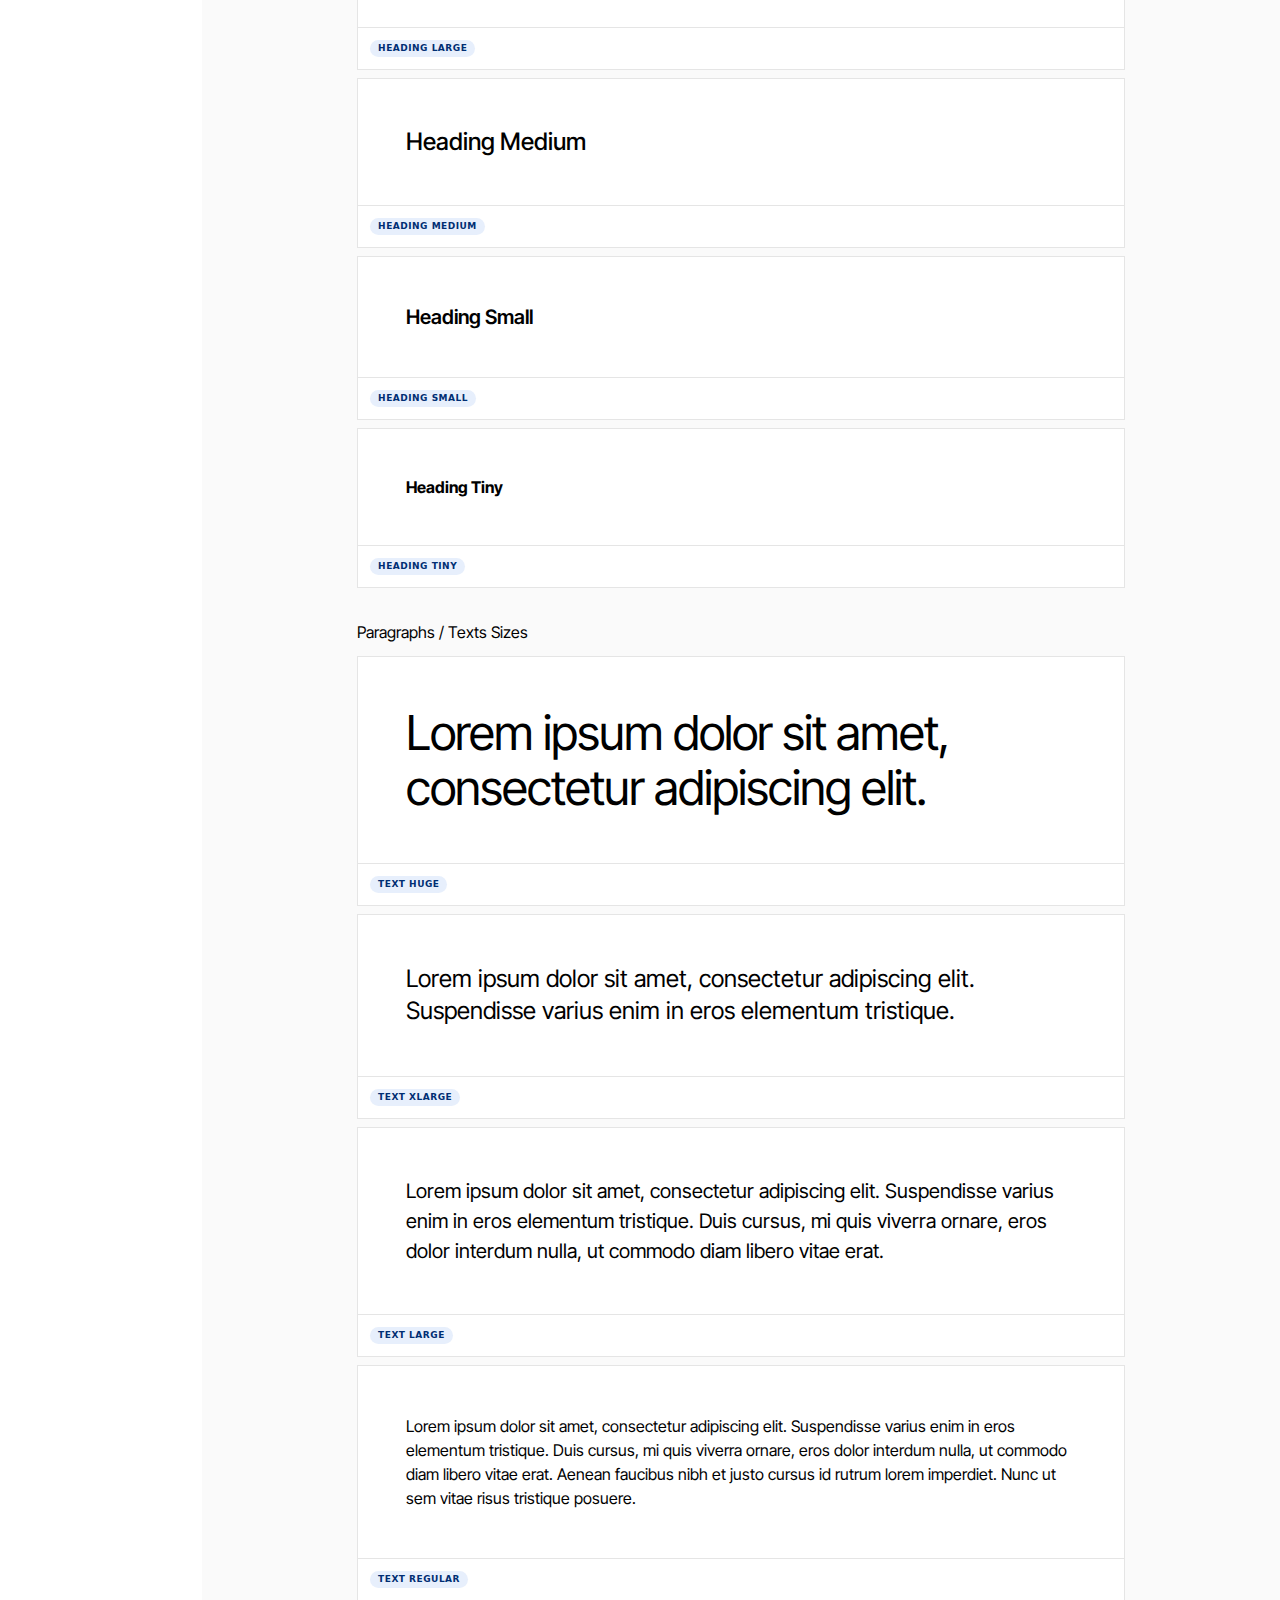
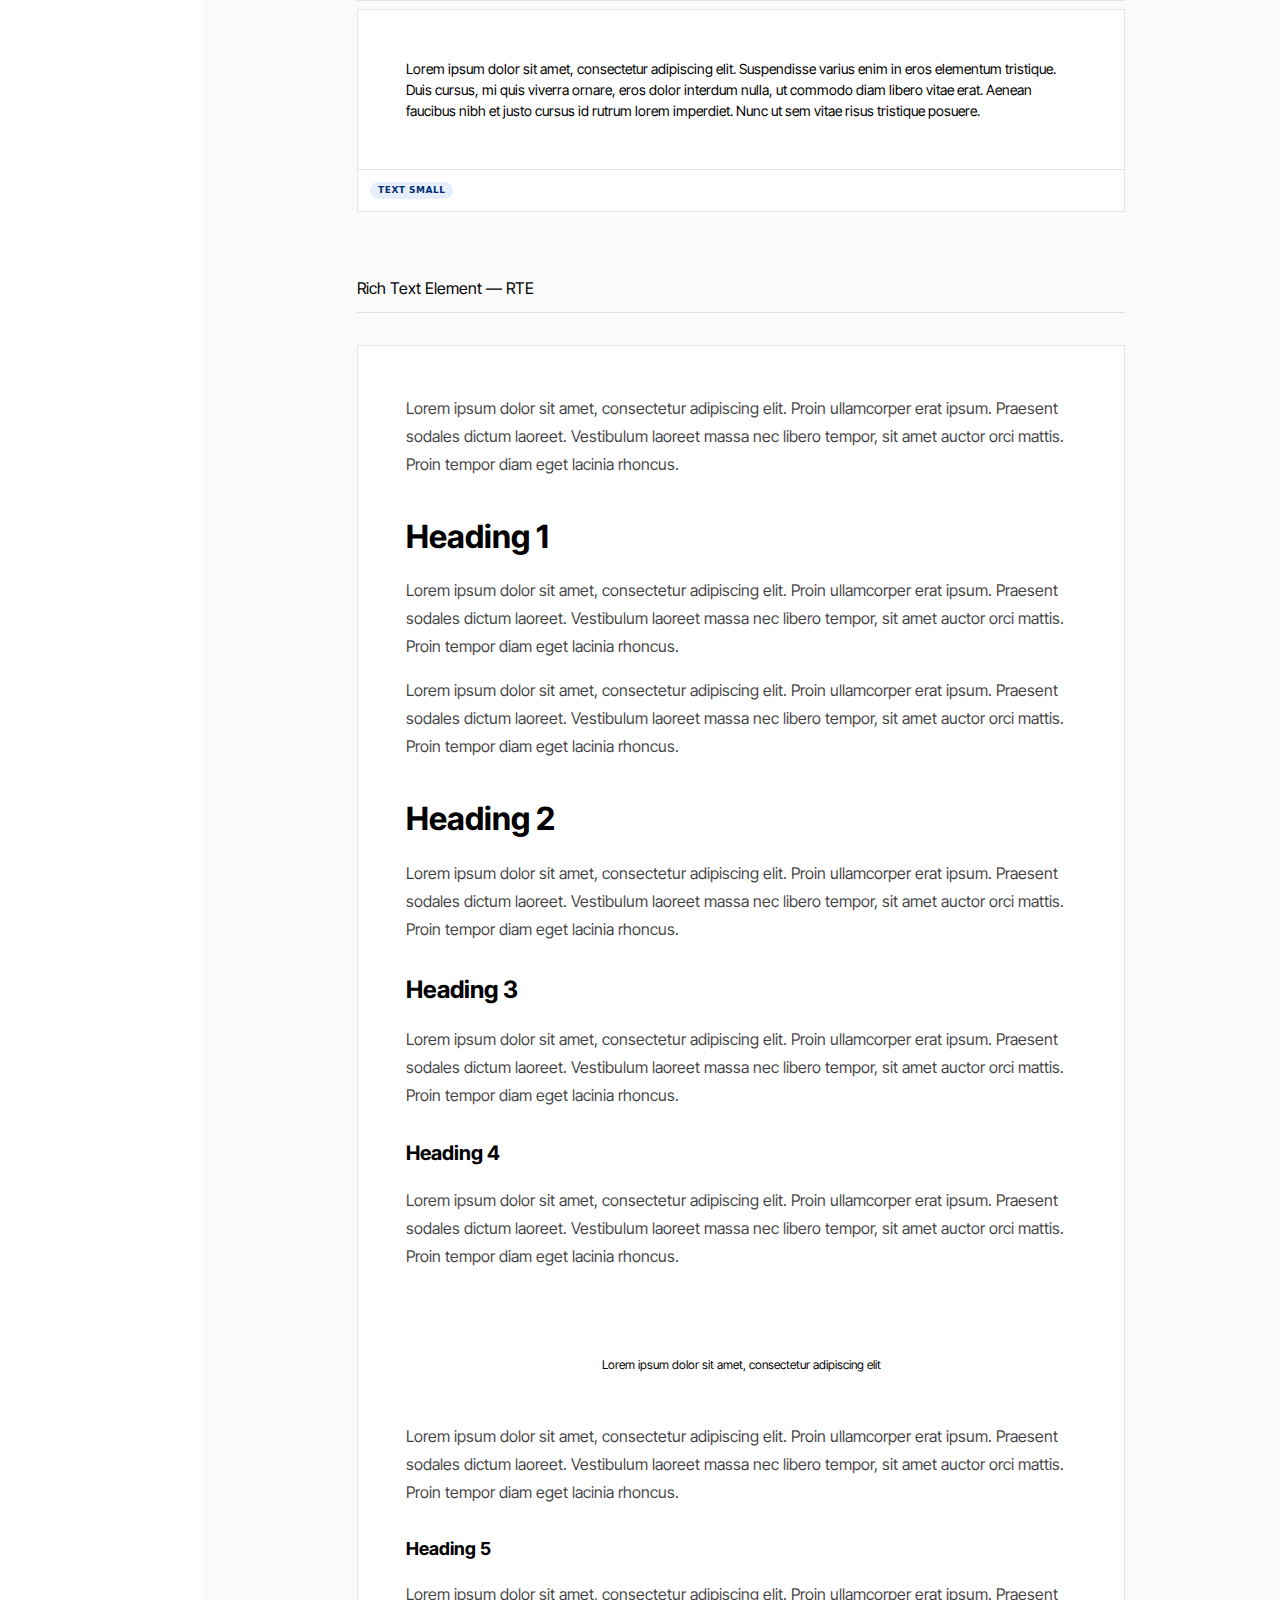
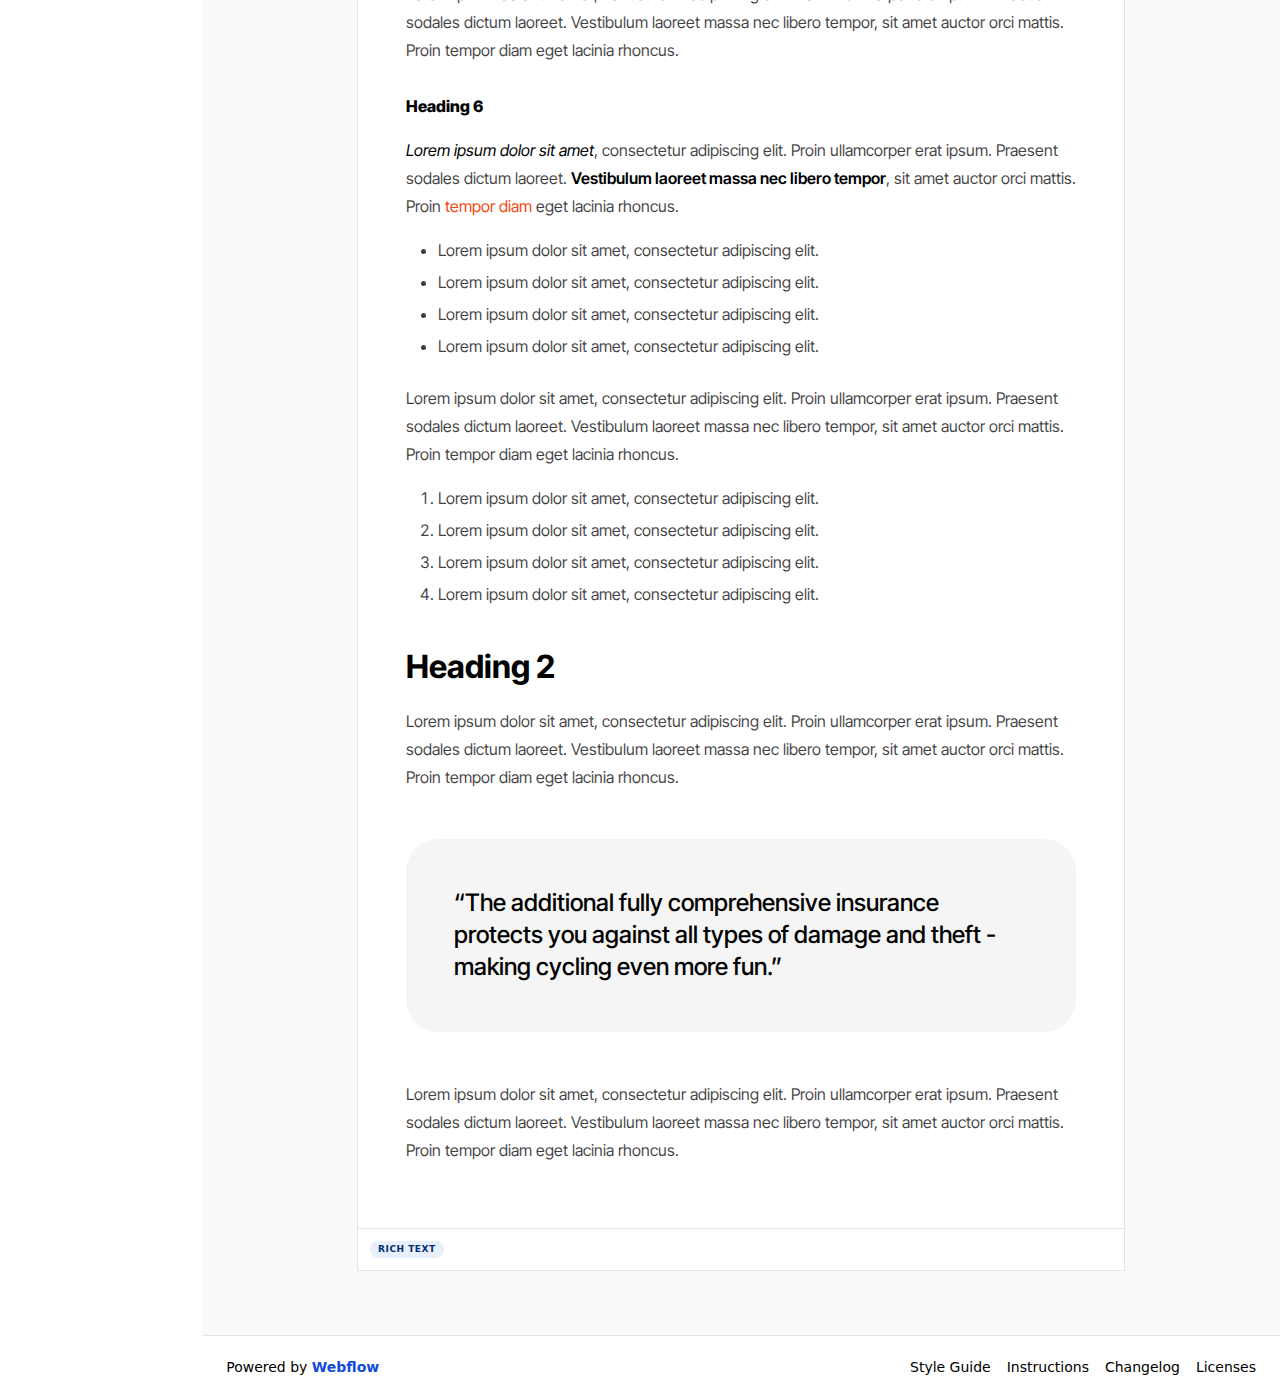
<file: internal/style-guide.html>
<!DOCTYPE html><!--  This site was created in Webflow. https://webflow.com  --><!--  Last Published: Thu Apr 03 2025 09:59:10 GMT+0000 (Coordinated Universal Time)  -->
<html data-wf-page="67ee4611defe788e4dc5d457" data-wf-site="67ee4611defe788e4dc5d3f4">
<head>
  <meta charset="utf-8">
  <title>Style Guide</title>
  <meta content="Style Guide" property="og:title">
  <meta content="Style Guide" property="twitter:title">
  <meta content="width=device-width, initial-scale=1" name="viewport">
  <meta content="Webflow" name="generator">
  <link href="../css/normalize.css" rel="stylesheet" type="text/css">
  <link href="../css/webflow.css" rel="stylesheet" type="text/css">
  <link href="../css/incontrol-b09518.webflow.css" rel="stylesheet" type="text/css">
  <script type="text/javascript">!function(o,c){var n=c.documentElement,t=" w-mod-";n.className+=t+"js",("ontouchstart"in o||o.DocumentTouch&&c instanceof DocumentTouch)&&(n.className+=t+"touch")}(window,document);</script>
  <link href="../images/favicon.png" rel="shortcut icon" type="image/x-icon">
  <link href="../images/webclip.png" rel="apple-touch-icon">
  <style>
* {
-webkit-font-smoothing: antialiased;
-moz-osx-font-smoothing: grayscale;
}
</style>
</head>
<body>
  <div class="global">
    <div class="global__styles w-embed"><!--  Use this editor to add custom styles that must be reflected on all pages  -->
      <!--  Ensure the Global Component is present on all pages where custom styles are needed  -->
      <style>
</style>
    </div>
  </div>
  <div class="internal-top">
    <div>Style Guide</div>
    <div>Fortress</div>
  </div>
  <div class="internal-flex">
    <div class="internal-side">
      <div class="internal-side__items">
        <div class="internal-side__item">
          <div class="text-small">Colors</div>
        </div>
        <div class="internal-side__item for-typography">
          <div class="text-small">Typography</div>
        </div>
        <div class="internal-side__item">
          <div class="text-small">Rich Text Element</div>
        </div>
      </div>
      <div class="internal-side__bottom">
        <div class="internal-bottom-info">Made by <a href="http://www.riffmax.com" target="_blank" class="internal-info-link">Riffmax</a>
        </div>
      </div>
    </div>
    <div class="internal-main">
      <div class="internal-content">
        <div class="internal-note">
          <p>This is the project&#x27;s style guide. Use this area to keep track of all your global website classes.</p>
        </div>
        <div class="internal-group">
          <div class="internal-group__title">
            <div>Colors</div>
          </div>
          <div class="internal-colors">
            <div>C1 = Color 1<br>C1 70 = Color 1 with 70% opacity<br></div>
            <div class="internal-cards for-colors">
              <div class="internal-card">
                <div class="internal-card__main">
                  <div class="internal-color c1"></div>
                </div>
                <div class="internal-card__tags">
                  <div class="internal-class">
                    <div class="internal-class__name">C1</div>
                  </div>
                </div>
              </div>
              <div class="internal-card">
                <div class="internal-card__main">
                  <div class="internal-color c2"></div>
                </div>
                <div class="internal-card__tags">
                  <div class="internal-class">
                    <div class="internal-class__name">C2</div>
                  </div>
                </div>
              </div>
              <div class="internal-card">
                <div class="internal-card__main">
                  <div class="internal-color c3"></div>
                </div>
                <div class="internal-card__tags">
                  <div class="internal-class">
                    <div class="internal-class__name">C2</div>
                  </div>
                </div>
              </div>
            </div>
          </div>
        </div>
        <div class="internal-group">
          <div class="internal-group__title">
            <div>Typography</div>
          </div>
          <div class="internal-typography">
            <div>Headings</div>
            <div class="internal-cards">
              <div class="internal-card">
                <div class="internal-card__main">
                  <h1 class="heading-huge">Heading Huge</h1>
                </div>
                <div class="internal-card__tags">
                  <div class="internal-class">
                    <div class="internal-class__name">heading huge</div>
                  </div>
                </div>
              </div>
              <div class="internal-card">
                <div class="internal-card__main">
                  <h2 class="heading-xlarge">Heading XLarge</h2>
                </div>
                <div class="internal-card__tags">
                  <div class="internal-class">
                    <div class="internal-class__name">heading XLarge</div>
                  </div>
                </div>
              </div>
              <div class="internal-card">
                <div class="internal-card__main">
                  <h3 class="heading-large">Heading Large</h3>
                </div>
                <div class="internal-card__tags">
                  <div class="internal-class">
                    <div class="internal-class__name">heading Large</div>
                  </div>
                </div>
              </div>
              <div class="internal-card">
                <div class="internal-card__main">
                  <h4 class="heading-medium">Heading Medium</h4>
                </div>
                <div class="internal-card__tags">
                  <div class="internal-class">
                    <div class="internal-class__name">heading medium</div>
                  </div>
                </div>
              </div>
              <div class="internal-card">
                <div class="internal-card__main">
                  <h5 class="heading-small">Heading Small</h5>
                </div>
                <div class="internal-card__tags">
                  <div class="internal-class">
                    <div class="internal-class__name">heading small</div>
                  </div>
                </div>
              </div>
              <div class="internal-card">
                <div class="internal-card__main">
                  <h6 class="heading-tiny">Heading Tiny</h6>
                </div>
                <div class="internal-card__tags">
                  <div class="internal-class">
                    <div class="internal-class__name">heading tiny</div>
                  </div>
                </div>
              </div>
            </div>
          </div>
          <div class="internal-typography">
            <div>Paragraphs / Texts Sizes</div>
            <div class="internal-cards">
              <div class="internal-card">
                <div class="internal-card__main">
                  <p class="text-huge">Lorem ipsum dolor sit amet, consectetur adipiscing elit.</p>
                </div>
                <div class="internal-card__tags">
                  <div class="internal-class">
                    <div class="internal-class__name">Text huge</div>
                  </div>
                </div>
              </div>
              <div class="internal-card">
                <div class="internal-card__main">
                  <p class="text-xlarge">Lorem ipsum dolor sit amet, consectetur adipiscing elit. Suspendisse varius enim in eros elementum tristique.</p>
                </div>
                <div class="internal-card__tags">
                  <div class="internal-class">
                    <div class="internal-class__name">Text xlarge</div>
                  </div>
                </div>
              </div>
              <div class="internal-card">
                <div class="internal-card__main">
                  <p class="text-large">Lorem ipsum dolor sit amet, consectetur adipiscing elit. Suspendisse varius enim in eros elementum tristique. Duis cursus, mi quis viverra ornare, eros dolor interdum nulla, ut commodo diam libero vitae erat.</p>
                </div>
                <div class="internal-card__tags">
                  <div class="internal-class">
                    <div class="internal-class__name">Text large</div>
                  </div>
                </div>
              </div>
              <div class="internal-card">
                <div class="internal-card__main">
                  <p class="text-regular">Lorem ipsum dolor sit amet, consectetur adipiscing elit. Suspendisse varius enim in eros elementum tristique. Duis cursus, mi quis viverra ornare, eros dolor interdum nulla, ut commodo diam libero vitae erat. Aenean faucibus nibh et justo cursus id rutrum lorem imperdiet. Nunc ut sem vitae risus tristique posuere.</p>
                </div>
                <div class="internal-card__tags">
                  <div class="internal-class">
                    <div class="internal-class__name">text regular</div>
                  </div>
                </div>
              </div>
              <div class="internal-card">
                <div class="internal-card__main">
                  <p class="text-small">Lorem ipsum dolor sit amet, consectetur adipiscing elit. Suspendisse varius enim in eros elementum tristique. Duis cursus, mi quis viverra ornare, eros dolor interdum nulla, ut commodo diam libero vitae erat. Aenean faucibus nibh et justo cursus id rutrum lorem imperdiet. Nunc ut sem vitae risus tristique posuere.</p>
                </div>
                <div class="internal-card__tags">
                  <div class="internal-class">
                    <div class="internal-class__name">text small</div>
                  </div>
                </div>
              </div>
            </div>
          </div>
        </div>
        <div class="internal-group">
          <div class="internal-group__title">
            <div>Rich Text Element — RTE</div>
          </div>
          <div class="internal-rte">
            <div class="internal-card">
              <div class="internal-card__main">
                <div class="rich-text w-richtext">
                  <p>Lorem ipsum dolor sit amet, consectetur adipiscing elit. Proin ullamcorper erat ipsum. Praesent sodales dictum laoreet. Vestibulum laoreet massa nec libero tempor, sit amet auctor orci mattis. Proin tempor diam eget lacinia rhoncus.</p>
                  <h1>Heading 1 </h1>
                  <p>Lorem ipsum dolor sit amet, consectetur adipiscing elit. Proin ullamcorper erat ipsum. Praesent sodales dictum laoreet. Vestibulum laoreet massa nec libero tempor, sit amet auctor orci mattis. Proin tempor diam eget lacinia rhoncus.</p>
                  <p>Lorem ipsum dolor sit amet, consectetur adipiscing elit. Proin ullamcorper erat ipsum. Praesent sodales dictum laoreet. Vestibulum laoreet massa nec libero tempor, sit amet auctor orci mattis. Proin tempor diam eget lacinia rhoncus.</p>
                  <h2>Heading 2</h2>
                  <p>Lorem ipsum dolor sit amet, consectetur adipiscing elit. Proin ullamcorper erat ipsum. Praesent sodales dictum laoreet. Vestibulum laoreet massa nec libero tempor, sit amet auctor orci mattis. Proin tempor diam eget lacinia rhoncus.</p>
                  <h3>Heading 3</h3>
                  <p>Lorem ipsum dolor sit amet, consectetur adipiscing elit. Proin ullamcorper erat ipsum. Praesent sodales dictum laoreet. Vestibulum laoreet massa nec libero tempor, sit amet auctor orci mattis. Proin tempor diam eget lacinia rhoncus.</p>
                  <h4>Heading 4</h4>
                  <p>Lorem ipsum dolor sit amet, consectetur adipiscing elit. Proin ullamcorper erat ipsum. Praesent sodales dictum laoreet. Vestibulum laoreet massa nec libero tempor, sit amet auctor orci mattis. Proin tempor diam eget lacinia rhoncus.</p>
                  <figure style="max-width:2012pxpx" class="w-richtext-align-fullwidth w-richtext-figure-type-image">
                    <div><img src="../images/rte-image.png" loading="lazy" alt=""></div>
                    <figcaption>Lorem ipsum dolor sit amet, consectetur adipiscing elit</figcaption>
                  </figure>
                  <p>Lorem ipsum dolor sit amet, consectetur adipiscing elit. Proin ullamcorper erat ipsum. Praesent sodales dictum laoreet. Vestibulum laoreet massa nec libero tempor, sit amet auctor orci mattis. Proin tempor diam eget lacinia rhoncus.</p>
                  <h5>Heading 5</h5>
                  <p>Lorem ipsum dolor sit amet, consectetur adipiscing elit. Proin ullamcorper erat ipsum. Praesent sodales dictum laoreet. Vestibulum laoreet massa nec libero tempor, sit amet auctor orci mattis. Proin tempor diam eget lacinia rhoncus.</p>
                  <h6>Heading 6</h6>
                  <p><em>Lorem ipsum dolor sit amet</em>, consectetur adipiscing elit. Proin ullamcorper erat ipsum. Praesent sodales dictum laoreet. <strong>Vestibulum laoreet massa nec libero tempor</strong>, sit amet auctor orci mattis. Proin <a href="http://google.com" target="_blank">tempor diam</a> eget lacinia rhoncus.</p>
                  <ul role="list">
                    <li>Lorem ipsum dolor sit amet, consectetur adipiscing elit.</li>
                    <li>Lorem ipsum dolor sit amet, consectetur adipiscing elit.</li>
                    <li>Lorem ipsum dolor sit amet, consectetur adipiscing elit.</li>
                    <li>Lorem ipsum dolor sit amet, consectetur adipiscing elit.</li>
                  </ul>
                  <p>Lorem ipsum dolor sit amet, consectetur adipiscing elit. Proin ullamcorper erat ipsum. Praesent sodales dictum laoreet. Vestibulum laoreet massa nec libero tempor, sit amet auctor orci mattis. Proin tempor diam eget lacinia rhoncus.</p>
                  <ol start="" role="list">
                    <li>Lorem ipsum dolor sit amet, consectetur adipiscing elit.</li>
                    <li>Lorem ipsum dolor sit amet, consectetur adipiscing elit.</li>
                    <li>Lorem ipsum dolor sit amet, consectetur adipiscing elit.</li>
                    <li>Lorem ipsum dolor sit amet, consectetur adipiscing elit.</li>
                  </ol>
                  <h2>Heading 2</h2>
                  <p>Lorem ipsum dolor sit amet, consectetur adipiscing elit. Proin ullamcorper erat ipsum. Praesent sodales dictum laoreet. Vestibulum laoreet massa nec libero tempor, sit amet auctor orci mattis. Proin tempor diam eget lacinia rhoncus.</p>
                  <blockquote>“The additional fully comprehensive insurance protects you against all types of damage and theft - making cycling even more fun.”</blockquote>
                  <p>Lorem ipsum dolor sit amet, consectetur adipiscing elit. Proin ullamcorper erat ipsum. Praesent sodales dictum laoreet. Vestibulum laoreet massa nec libero tempor, sit amet auctor orci mattis. Proin tempor diam eget lacinia rhoncus.</p>
                </div>
              </div>
              <div class="internal-card__tags">
                <div class="internal-class">
                  <div class="internal-class__name">rich text</div>
                </div>
              </div>
            </div>
          </div>
        </div>
      </div>
      <div class="internal-bottom">
        <div class="internal-bottom-info">Powered by <a href="http://www.webflow.com" target="_blank" class="internal-info-link">Webflow</a>
        </div>
        <div class="internal-bottom__links">
          <a href="../internal/style-guide.html" aria-current="page" class="internal-bottom-info w--current">Style Guide</a>
          <a href="../internal/instructions.html" class="internal-bottom-info">Instructions</a>
          <a href="../internal/changelog.html" class="internal-bottom-info">Changelog</a>
          <a href="../internal/licenses.html" class="internal-bottom-info">Licenses</a>
        </div>
      </div>
    </div>
  </div>
  <script src="https://d3e54v103j8qbb.cloudfront.net/js/jquery-3.5.1.min.dc5e7f18c8.js?site=67ee4611defe788e4dc5d3f4" type="text/javascript" integrity="sha256-9/aliU8dGd2tb6OSsuzixeV4y/faTqgFtohetphbbj0=" crossorigin="anonymous"></script>
  <script src="../js/webflow.js" type="text/javascript"></script>
</body>
</html>
</file>
<file: css/webflow.css>
@font-face {
  font-family: 'webflow-icons';
  src: url("[data-uri]") format('truetype');
  font-weight: normal;
  font-style: normal;
}
[class^="w-icon-"],
[class*=" w-icon-"] {
  /* use !important to prevent issues with browser extensions that change fonts */
  font-family: 'webflow-icons' !important;
  speak: none;
  font-style: normal;
  font-weight: normal;
  font-variant: normal;
  text-transform: none;
  line-height: 1;
  /* Better Font Rendering =========== */
  -webkit-font-smoothing: antialiased;
  -moz-osx-font-smoothing: grayscale;
}
.w-icon-slider-right:before {
  content: "\e600";
}
.w-icon-slider-left:before {
  content: "\e601";
}
.w-icon-nav-menu:before {
  content: "\e602";
}
.w-icon-arrow-down:before,
.w-icon-dropdown-toggle:before {
  content: "\e603";
}
.w-icon-file-upload-remove:before {
  content: "\e900";
}
.w-icon-file-upload-icon:before {
  content: "\e903";
}
* {
  -webkit-box-sizing: border-box;
  -moz-box-sizing: border-box;
  box-sizing: border-box;
}
html {
  height: 100%;
}
body {
  margin: 0;
  min-height: 100%;
  background-color: #fff;
  font-family: Arial, sans-serif;
  font-size: 14px;
  line-height: 20px;
  color: #333;
}
img {
  max-width: 100%;
  vertical-align: middle;
  display: inline-block;
}
html.w-mod-touch * {
  background-attachment: scroll !important;
}
.w-block {
  display: block;
}
.w-inline-block {
  max-width: 100%;
  display: inline-block;
}
.w-clearfix:before,
.w-clearfix:after {
  content: " ";
  display: table;
  grid-column-start: 1;
  grid-row-start: 1;
  grid-column-end: 2;
  grid-row-end: 2;
}
.w-clearfix:after {
  clear: both;
}
.w-hidden {
  display: none;
}
.w-button {
  display: inline-block;
  padding: 9px 15px;
  background-color: #3898EC;
  color: white;
  border: 0;
  line-height: inherit;
  text-decoration: none;
  cursor: pointer;
  border-radius: 0;
}
input.w-button {
  -webkit-appearance: button;
}
html[data-w-dynpage] [data-w-cloak] {
  color: transparent !important;
}
.w-code-block {
  margin: unset;
}
pre.w-code-block code {
  all: inherit;
}
.w-optimization {
  display: contents;
}
.w-webflow-badge,
.w-webflow-badge > img {
  box-sizing: unset;
  width: unset;
  height: unset;
  max-height: unset;
  max-width: unset;
  min-height: unset;
  min-width: unset;
  margin: unset;
  padding: unset;
  float: unset;
  clear: unset;
  border: unset;
  border-radius: unset;
  background: unset;
  background-image: unset;
  background-position: unset;
  background-size: unset;
  background-repeat: unset;
  background-origin: unset;
  background-clip: unset;
  background-attachment: unset;
  background-color: unset;
  box-shadow: unset;
  transform: unset;
  transition: unset;
  direction: unset;
  font-family: unset;
  font-weight: unset;
  color: unset;
  font-size: unset;
  line-height: unset;
  font-style: unset;
  font-variant: unset;
  text-align: unset;
  letter-spacing: unset;
  text-decoration: unset;
  text-indent: unset;
  text-transform: unset;
  list-style-type: unset;
  text-shadow: unset;
  vertical-align: unset;
  cursor: unset;
  white-space: unset;
  word-break: unset;
  word-spacing: unset;
  word-wrap: unset;
}
.w-webflow-badge {
  position: fixed !important;
  display: inline-block !important;
  visibility: visible !important;
  opacity: 1 !important;
  z-index: 2147483647 !important;
  top: auto !important;
  right: 12px !important;
  bottom: 12px !important;
  left: auto !important;
  color: #aaadb0 !important;
  background-color: #fff !important;
  border-radius: 3px !important;
  padding: 6px !important;
  font-size: 12px !important;
  line-height: 14px !important;
  text-decoration: none !important;
  transform: none !important;
  margin: 0 !important;
  width: auto !important;
  height: auto !important;
  overflow: unset !important;
  white-space: nowrap;
  box-shadow: 0 0 0 1px rgba(0, 0, 0, 0.1), 0px 1px 3px rgba(0, 0, 0, 0.1);
  cursor: pointer;
}
.w-webflow-badge > img {
  position: unset;
  display: inline-block !important;
  visibility: unset !important;
  opacity: 1 !important;
  vertical-align: middle !important;
}
h1,
h2,
h3,
h4,
h5,
h6 {
  font-weight: bold;
  margin-bottom: 10px;
}
h1 {
  font-size: 38px;
  line-height: 44px;
  margin-top: 20px;
}
h2 {
  font-size: 32px;
  line-height: 36px;
  margin-top: 20px;
}
h3 {
  font-size: 24px;
  line-height: 30px;
  margin-top: 20px;
}
h4 {
  font-size: 18px;
  line-height: 24px;
  margin-top: 10px;
}
h5 {
  font-size: 14px;
  line-height: 20px;
  margin-top: 10px;
}
h6 {
  font-size: 12px;
  line-height: 18px;
  margin-top: 10px;
}
p {
  margin-top: 0;
  margin-bottom: 10px;
}
blockquote {
  margin: 0 0 10px 0;
  padding: 10px 20px;
  border-left: 5px solid #E2E2E2;
  font-size: 18px;
  line-height: 22px;
}
figure {
  margin: 0;
  margin-bottom: 10px;
}
figcaption {
  margin-top: 5px;
  text-align: center;
}
ul,
ol {
  margin-top: 0px;
  margin-bottom: 10px;
  padding-left: 40px;
}
.w-list-unstyled {
  padding-left: 0;
  list-style: none;
}
.w-embed:before,
.w-embed:after {
  content: " ";
  display: table;
  grid-column-start: 1;
  grid-row-start: 1;
  grid-column-end: 2;
  grid-row-end: 2;
}
.w-embed:after {
  clear: both;
}
.w-video {
  width: 100%;
  position: relative;
  padding: 0;
}
.w-video iframe,
.w-video object,
.w-video embed {
  position: absolute;
  top: 0;
  left: 0;
  width: 100%;
  height: 100%;
  border: none;
}
fieldset {
  padding: 0;
  margin: 0;
  border: 0;
}
button,
[type='button'],
[type='reset'] {
  border: 0;
  cursor: pointer;
  -webkit-appearance: button;
}
.w-form {
  margin: 0 0 15px;
}
.w-form-done {
  display: none;
  padding: 20px;
  text-align: center;
  background-color: #dddddd;
}
.w-form-fail {
  display: none;
  margin-top: 10px;
  padding: 10px;
  background-color: #ffdede;
}
label {
  display: block;
  margin-bottom: 5px;
  font-weight: bold;
}
.w-input,
.w-select {
  display: block;
  width: 100%;
  height: 38px;
  padding: 8px 12px;
  margin-bottom: 10px;
  font-size: 14px;
  line-height: 1.42857143;
  color: #333333;
  vertical-align: middle;
  background-color: #ffffff;
  border: 1px solid #cccccc;
}
.w-input::placeholder,
.w-select::placeholder {
  color: #999;
}
.w-input:focus,
.w-select:focus {
  border-color: #3898EC;
  outline: 0;
}
.w-input[disabled],
.w-select[disabled],
.w-input[readonly],
.w-select[readonly],
fieldset[disabled] .w-input,
fieldset[disabled] .w-select {
  cursor: not-allowed;
}
.w-input[disabled]:not(.w-input-disabled),
.w-select[disabled]:not(.w-input-disabled),
.w-input[readonly],
.w-select[readonly],
fieldset[disabled]:not(.w-input-disabled) .w-input,
fieldset[disabled]:not(.w-input-disabled) .w-select {
  background-color: #eeeeee;
}
textarea.w-input,
textarea.w-select {
  height: auto;
}
.w-select {
  background-color: #f3f3f3;
}
.w-select[multiple] {
  height: auto;
}
.w-form-label {
  display: inline-block;
  cursor: pointer;
  font-weight: normal;
  margin-bottom: 0px;
}
.w-radio {
  display: block;
  margin-bottom: 5px;
  padding-left: 20px;
}
.w-radio:before,
.w-radio:after {
  content: " ";
  display: table;
  grid-column-start: 1;
  grid-row-start: 1;
  grid-column-end: 2;
  grid-row-end: 2;
}
.w-radio:after {
  clear: both;
}
.w-radio-input {
  margin: 4px 0 0;
  line-height: normal;
  float: left;
  margin-left: -20px;
}
.w-radio-input {
  margin-top: 3px;
}
.w-file-upload {
  display: block;
  margin-bottom: 10px;
}
.w-file-upload-input {
  width: 0.1px;
  height: 0.1px;
  opacity: 0;
  overflow: hidden;
  position: absolute;
  z-index: -100;
}
.w-file-upload-default,
.w-file-upload-uploading,
.w-file-upload-success {
  display: inline-block;
  color: #333333;
}
.w-file-upload-error {
  display: block;
  margin-top: 10px;
}
.w-file-upload-default.w-hidden,
.w-file-upload-uploading.w-hidden,
.w-file-upload-error.w-hidden,
.w-file-upload-success.w-hidden {
  display: none;
}
.w-file-upload-uploading-btn {
  display: flex;
  font-size: 14px;
  font-weight: normal;
  cursor: pointer;
  margin: 0;
  padding: 8px 12px;
  border: 1px solid #cccccc;
  background-color: #fafafa;
}
.w-file-upload-file {
  display: flex;
  flex-grow: 1;
  justify-content: space-between;
  margin: 0;
  padding: 8px 9px 8px 11px;
  border: 1px solid #cccccc;
  background-color: #fafafa;
}
.w-file-upload-file-name {
  font-size: 14px;
  font-weight: normal;
  display: block;
}
.w-file-remove-link {
  margin-top: 3px;
  margin-left: 10px;
  width: auto;
  height: auto;
  padding: 3px;
  display: block;
  cursor: pointer;
}
.w-icon-file-upload-remove {
  margin: auto;
  font-size: 10px;
}
.w-file-upload-error-msg {
  display: inline-block;
  color: #ea384c;
  padding: 2px 0;
}
.w-file-upload-info {
  display: inline-block;
  line-height: 38px;
  padding: 0 12px;
}
.w-file-upload-label {
  display: inline-block;
  font-size: 14px;
  font-weight: normal;
  cursor: pointer;
  margin: 0;
  padding: 8px 12px;
  border: 1px solid #cccccc;
  background-color: #fafafa;
}
.w-icon-file-upload-icon,
.w-icon-file-upload-uploading {
  display: inline-block;
  margin-right: 8px;
  width: 20px;
}
.w-icon-file-upload-uploading {
  height: 20px;
}
.w-container {
  margin-left: auto;
  margin-right: auto;
  max-width: 940px;
}
.w-container:before,
.w-container:after {
  content: " ";
  display: table;
  grid-column-start: 1;
  grid-row-start: 1;
  grid-column-end: 2;
  grid-row-end: 2;
}
.w-container:after {
  clear: both;
}
.w-container .w-row {
  margin-left: -10px;
  margin-right: -10px;
}
.w-row:before,
.w-row:after {
  content: " ";
  display: table;
  grid-column-start: 1;
  grid-row-start: 1;
  grid-column-end: 2;
  grid-row-end: 2;
}
.w-row:after {
  clear: both;
}
.w-row .w-row {
  margin-left: 0;
  margin-right: 0;
}
.w-col {
  position: relative;
  float: left;
  width: 100%;
  min-height: 1px;
  padding-left: 10px;
  padding-right: 10px;
}
.w-col .w-col {
  padding-left: 0;
  padding-right: 0;
}
.w-col-1 {
  width: 8.33333333%;
}
.w-col-2 {
  width: 16.66666667%;
}
.w-col-3 {
  width: 25%;
}
.w-col-4 {
  width: 33.33333333%;
}
.w-col-5 {
  width: 41.66666667%;
}
.w-col-6 {
  width: 50%;
}
.w-col-7 {
  width: 58.33333333%;
}
.w-col-8 {
  width: 66.66666667%;
}
.w-col-9 {
  width: 75%;
}
.w-col-10 {
  width: 83.33333333%;
}
.w-col-11 {
  width: 91.66666667%;
}
.w-col-12 {
  width: 100%;
}
.w-hidden-main {
  display: none !important;
}
@media screen and (max-width: 991px) {
  .w-container {
    max-width: 728px;
  }
  .w-hidden-main {
    display: inherit !important;
  }
  .w-hidden-medium {
    display: none !important;
  }
  .w-col-medium-1 {
    width: 8.33333333%;
  }
  .w-col-medium-2 {
    width: 16.66666667%;
  }
  .w-col-medium-3 {
    width: 25%;
  }
  .w-col-medium-4 {
    width: 33.33333333%;
  }
  .w-col-medium-5 {
    width: 41.66666667%;
  }
  .w-col-medium-6 {
    width: 50%;
  }
  .w-col-medium-7 {
    width: 58.33333333%;
  }
  .w-col-medium-8 {
    width: 66.66666667%;
  }
  .w-col-medium-9 {
    width: 75%;
  }
  .w-col-medium-10 {
    width: 83.33333333%;
  }
  .w-col-medium-11 {
    width: 91.66666667%;
  }
  .w-col-medium-12 {
    width: 100%;
  }
  .w-col-stack {
    width: 100%;
    left: auto;
    right: auto;
  }
}
@media screen and (max-width: 767px) {
  .w-hidden-main {
    display: inherit !important;
  }
  .w-hidden-medium {
    display: inherit !important;
  }
  .w-hidden-small {
    display: none !important;
  }
  .w-row,
  .w-container .w-row {
    margin-left: 0;
    margin-right: 0;
  }
  .w-col {
    width: 100%;
    left: auto;
    right: auto;
  }
  .w-col-small-1 {
    width: 8.33333333%;
  }
  .w-col-small-2 {
    width: 16.66666667%;
  }
  .w-col-small-3 {
    width: 25%;
  }
  .w-col-small-4 {
    width: 33.33333333%;
  }
  .w-col-small-5 {
    width: 41.66666667%;
  }
  .w-col-small-6 {
    width: 50%;
  }
  .w-col-small-7 {
    width: 58.33333333%;
  }
  .w-col-small-8 {
    width: 66.66666667%;
  }
  .w-col-small-9 {
    width: 75%;
  }
  .w-col-small-10 {
    width: 83.33333333%;
  }
  .w-col-small-11 {
    width: 91.66666667%;
  }
  .w-col-small-12 {
    width: 100%;
  }
}
@media screen and (max-width: 479px) {
  .w-container {
    max-width: none;
  }
  .w-hidden-main {
    display: inherit !important;
  }
  .w-hidden-medium {
    display: inherit !important;
  }
  .w-hidden-small {
    display: inherit !important;
  }
  .w-hidden-tiny {
    display: none !important;
  }
  .w-col {
    width: 100%;
  }
  .w-col-tiny-1 {
    width: 8.33333333%;
  }
  .w-col-tiny-2 {
    width: 16.66666667%;
  }
  .w-col-tiny-3 {
    width: 25%;
  }
  .w-col-tiny-4 {
    width: 33.33333333%;
  }
  .w-col-tiny-5 {
    width: 41.66666667%;
  }
  .w-col-tiny-6 {
    width: 50%;
  }
  .w-col-tiny-7 {
    width: 58.33333333%;
  }
  .w-col-tiny-8 {
    width: 66.66666667%;
  }
  .w-col-tiny-9 {
    width: 75%;
  }
  .w-col-tiny-10 {
    width: 83.33333333%;
  }
  .w-col-tiny-11 {
    width: 91.66666667%;
  }
  .w-col-tiny-12 {
    width: 100%;
  }
}
.w-widget {
  position: relative;
}
.w-widget-map {
  width: 100%;
  height: 400px;
}
.w-widget-map label {
  width: auto;
  display: inline;
}
.w-widget-map img {
  max-width: inherit;
}
.w-widget-map .gm-style-iw {
  text-align: center;
}
.w-widget-map .gm-style-iw > button {
  display: none !important;
}
.w-widget-twitter {
  overflow: hidden;
}
.w-widget-twitter-count-shim {
  display: inline-block;
  vertical-align: top;
  position: relative;
  width: 28px;
  height: 20px;
  text-align: center;
  background: white;
  border: #758696 solid 1px;
  border-radius: 3px;
}
.w-widget-twitter-count-shim * {
  pointer-events: none;
  user-select: none;
}
.w-widget-twitter-count-shim .w-widget-twitter-count-inner {
  position: relative;
  font-size: 15px;
  line-height: 12px;
  text-align: center;
  color: #999;
  font-family: serif;
}
.w-widget-twitter-count-shim .w-widget-twitter-count-clear {
  position: relative;
  display: block;
}
.w-widget-twitter-count-shim.w--large {
  width: 36px;
  height: 28px;
}
.w-widget-twitter-count-shim.w--large .w-widget-twitter-count-inner {
  font-size: 18px;
  line-height: 18px;
}
.w-widget-twitter-count-shim:not(.w--vertical) {
  margin-left: 5px;
  margin-right: 8px;
}
.w-widget-twitter-count-shim:not(.w--vertical).w--large {
  margin-left: 6px;
}
.w-widget-twitter-count-shim:not(.w--vertical):before,
.w-widget-twitter-count-shim:not(.w--vertical):after {
  top: 50%;
  left: 0;
  border: solid transparent;
  content: ' ';
  height: 0;
  width: 0;
  position: absolute;
  pointer-events: none;
}
.w-widget-twitter-count-shim:not(.w--vertical):before {
  border-color: rgba(117, 134, 150, 0);
  border-right-color: #5d6c7b;
  border-width: 4px;
  margin-left: -9px;
  margin-top: -4px;
}
.w-widget-twitter-count-shim:not(.w--vertical).w--large:before {
  border-width: 5px;
  margin-left: -10px;
  margin-top: -5px;
}
.w-widget-twitter-count-shim:not(.w--vertical):after {
  border-color: rgba(255, 255, 255, 0);
  border-right-color: white;
  border-width: 4px;
  margin-left: -8px;
  margin-top: -4px;
}
.w-widget-twitter-count-shim:not(.w--vertical).w--large:after {
  border-width: 5px;
  margin-left: -9px;
  margin-top: -5px;
}
.w-widget-twitter-count-shim.w--vertical {
  width: 61px;
  height: 33px;
  margin-bottom: 8px;
}
.w-widget-twitter-count-shim.w--vertical:before,
.w-widget-twitter-count-shim.w--vertical:after {
  top: 100%;
  left: 50%;
  border: solid transparent;
  content: ' ';
  height: 0;
  width: 0;
  position: absolute;
  pointer-events: none;
}
.w-widget-twitter-count-shim.w--vertical:before {
  border-color: rgba(117, 134, 150, 0);
  border-top-color: #5d6c7b;
  border-width: 5px;
  margin-left: -5px;
}
.w-widget-twitter-count-shim.w--vertical:after {
  border-color: rgba(255, 255, 255, 0);
  border-top-color: white;
  border-width: 4px;
  margin-left: -4px;
}
.w-widget-twitter-count-shim.w--vertical .w-widget-twitter-count-inner {
  font-size: 18px;
  line-height: 22px;
}
.w-widget-twitter-count-shim.w--vertical.w--large {
  width: 76px;
}
.w-background-video {
  position: relative;
  overflow: hidden;
  height: 500px;
  color: white;
}
.w-background-video > video {
  background-size: cover;
  background-position: 50% 50%;
  position: absolute;
  margin: auto;
  width: 100%;
  height: 100%;
  right: -100%;
  bottom: -100%;
  top: -100%;
  left: -100%;
  object-fit: cover;
  z-index: -100;
}
.w-background-video > video::-webkit-media-controls-start-playback-button {
  display: none !important;
  -webkit-appearance: none;
}
.w-background-video--control {
  position: absolute;
  bottom: 1em;
  right: 1em;
  background-color: transparent;
  padding: 0;
}
.w-background-video--control > [hidden] {
  display: none !important;
}
.w-slider {
  position: relative;
  height: 300px;
  text-align: center;
  background: #dddddd;
  clear: both;
  -webkit-tap-highlight-color: rgba(0, 0, 0, 0);
  tap-highlight-color: rgba(0, 0, 0, 0);
}
.w-slider-mask {
  position: relative;
  display: block;
  overflow: hidden;
  z-index: 1;
  left: 0;
  right: 0;
  height: 100%;
  white-space: nowrap;
}
.w-slide {
  position: relative;
  display: inline-block;
  vertical-align: top;
  width: 100%;
  height: 100%;
  white-space: normal;
  text-align: left;
}
.w-slider-nav {
  position: absolute;
  z-index: 2;
  top: auto;
  right: 0;
  bottom: 0;
  left: 0;
  margin: auto;
  padding-top: 10px;
  height: 40px;
  text-align: center;
  -webkit-tap-highlight-color: rgba(0, 0, 0, 0);
  tap-highlight-color: rgba(0, 0, 0, 0);
}
.w-slider-nav.w-round > div {
  border-radius: 100%;
}
.w-slider-nav.w-num > div {
  width: auto;
  height: auto;
  padding: 0.2em 0.5em;
  font-size: inherit;
  line-height: inherit;
}
.w-slider-nav.w-shadow > div {
  box-shadow: 0 0 3px rgba(51, 51, 51, 0.4);
}
.w-slider-nav-invert {
  color: #fff;
}
.w-slider-nav-invert > div {
  background-color: rgba(34, 34, 34, 0.4);
}
.w-slider-nav-invert > div.w-active {
  background-color: #222;
}
.w-slider-dot {
  position: relative;
  display: inline-block;
  width: 1em;
  height: 1em;
  background-color: rgba(255, 255, 255, 0.4);
  cursor: pointer;
  margin: 0 3px 0.5em;
  transition: background-color 100ms, color 100ms;
}
.w-slider-dot.w-active {
  background-color: #fff;
}
.w-slider-dot:focus {
  outline: none;
  box-shadow: 0px 0px 0px 2px #fff;
}
.w-slider-dot:focus.w-active {
  box-shadow: none;
}
.w-slider-arrow-left,
.w-slider-arrow-right {
  position: absolute;
  width: 80px;
  top: 0;
  right: 0;
  bottom: 0;
  left: 0;
  margin: auto;
  cursor: pointer;
  overflow: hidden;
  color: white;
  font-size: 40px;
  -webkit-tap-highlight-color: rgba(0, 0, 0, 0);
  tap-highlight-color: rgba(0, 0, 0, 0);
  user-select: none;
}
.w-slider-arrow-left [class^='w-icon-'],
.w-slider-arrow-right [class^='w-icon-'],
.w-slider-arrow-left [class*=' w-icon-'],
.w-slider-arrow-right [class*=' w-icon-'] {
  position: absolute;
}
.w-slider-arrow-left:focus,
.w-slider-arrow-right:focus {
  outline: 0;
}
.w-slider-arrow-left {
  z-index: 3;
  right: auto;
}
.w-slider-arrow-right {
  z-index: 4;
  left: auto;
}
.w-icon-slider-left,
.w-icon-slider-right {
  top: 0;
  right: 0;
  bottom: 0;
  left: 0;
  margin: auto;
  width: 1em;
  height: 1em;
}
.w-slider-aria-label {
  border: 0;
  clip: rect(0 0 0 0);
  height: 1px;
  margin: -1px;
  overflow: hidden;
  padding: 0;
  position: absolute;
  width: 1px;
}
.w-slider-force-show {
  display: block !important;
}
.w-dropdown {
  display: inline-block;
  position: relative;
  text-align: left;
  margin-left: auto;
  margin-right: auto;
  z-index: 900;
}
.w-dropdown-btn,
.w-dropdown-toggle,
.w-dropdown-link {
  position: relative;
  vertical-align: top;
  text-decoration: none;
  color: #222222;
  padding: 20px;
  text-align: left;
  margin-left: auto;
  margin-right: auto;
  white-space: nowrap;
}
.w-dropdown-toggle {
  user-select: none;
  display: inline-block;
  cursor: pointer;
  padding-right: 40px;
}
.w-dropdown-toggle:focus {
  outline: 0;
}
.w-icon-dropdown-toggle {
  position: absolute;
  top: 0;
  right: 0;
  bottom: 0;
  margin: auto;
  margin-right: 20px;
  width: 1em;
  height: 1em;
}
.w-dropdown-list {
  position: absolute;
  background: #dddddd;
  display: none;
  min-width: 100%;
}
.w-dropdown-list.w--open {
  display: block;
}
.w-dropdown-link {
  padding: 10px 20px;
  display: block;
  color: #222222;
}
.w-dropdown-link.w--current {
  color: #0082f3;
}
.w-dropdown-link:focus {
  outline: 0;
}
@media screen and (max-width: 767px) {
  .w-nav-brand {
    padding-left: 10px;
  }
}
/**
 * ## Note
 * Safari (on both iOS and OS X) does not handle viewport units (vh, vw) well.
 * For example percentage units do not work on descendants of elements that
 * have any dimensions expressed in viewport units. It also doesn’t handle them at
 * all in `calc()`.
 */
/**
 * Wrapper around all lightbox elements
 *
 * 1. Since the lightbox can receive focus, IE also gives it an outline.
 * 2. Fixes flickering on Chrome when a transition is in progress
 *    underneath the lightbox.
 */
.w-lightbox-backdrop {
  cursor: auto;
  font-style: normal;
  letter-spacing: normal;
  list-style: disc;
  text-indent: 0;
  text-shadow: none;
  text-transform: none;
  visibility: visible;
  white-space: normal;
  word-break: normal;
  word-spacing: normal;
  word-wrap: normal;
  position: fixed;
  top: 0;
  right: 0;
  bottom: 0;
  left: 0;
  color: #fff;
  font-family: "Helvetica Neue", Helvetica, Ubuntu, "Segoe UI", Verdana, sans-serif;
  font-size: 17px;
  line-height: 1.2;
  font-weight: 300;
  text-align: center;
  background: rgba(0, 0, 0, 0.9);
  z-index: 2000;
  outline: 0;
  /* 1 */
  opacity: 0;
  -webkit-user-select: none;
  -moz-user-select: none;
  -webkit-tap-highlight-color: transparent;
  -webkit-transform: translate(0, 0);
  /* 2 */
}
/**
 * Neat trick to bind the rubberband effect to our canvas instead of the whole
 * document on iOS. It also prevents a bug that causes the document underneath to scroll.
 */
.w-lightbox-backdrop,
.w-lightbox-container {
  height: 100%;
  overflow: auto;
  -webkit-overflow-scrolling: touch;
}
.w-lightbox-content {
  position: relative;
  height: 100vh;
  overflow: hidden;
}
.w-lightbox-view {
  position: absolute;
  width: 100vw;
  height: 100vh;
  opacity: 0;
}
.w-lightbox-view:before {
  content: "";
  height: 100vh;
}
/* .w-lightbox-content */
.w-lightbox-group,
.w-lightbox-group .w-lightbox-view,
.w-lightbox-group .w-lightbox-view:before {
  height: 86vh;
}
.w-lightbox-frame,
.w-lightbox-view:before {
  display: inline-block;
  vertical-align: middle;
}
/*
 * 1. Remove default margin set by user-agent on the <figure> element.
 */
.w-lightbox-figure {
  position: relative;
  margin: 0;
  /* 1 */
}
.w-lightbox-group .w-lightbox-figure {
  cursor: pointer;
}
/**
 * IE adds image dimensions as width and height attributes on the IMG tag,
 * but we need both width and height to be set to auto to enable scaling.
 */
.w-lightbox-img {
  width: auto;
  height: auto;
  max-width: none;
}
/**
 * 1. Reset if style is set by user on "All Images"
 */
.w-lightbox-image {
  display: block;
  float: none;
  /* 1 */
  max-width: 100vw;
  max-height: 100vh;
}
.w-lightbox-group .w-lightbox-image {
  max-height: 86vh;
}
.w-lightbox-caption {
  position: absolute;
  right: 0;
  bottom: 0;
  left: 0;
  padding: 0.5em 1em;
  background: rgba(0, 0, 0, 0.4);
  text-align: left;
  text-overflow: ellipsis;
  white-space: nowrap;
  overflow: hidden;
}
.w-lightbox-embed {
  position: absolute;
  top: 0;
  right: 0;
  bottom: 0;
  left: 0;
  width: 100%;
  height: 100%;
}
.w-lightbox-control {
  position: absolute;
  top: 0;
  width: 4em;
  background-size: 24px;
  background-repeat: no-repeat;
  background-position: center;
  cursor: pointer;
  -webkit-transition: all 0.3s;
  transition: all 0.3s;
}
.w-lightbox-left {
  display: none;
  bottom: 0;
  left: 0;
  /* <svg xmlns="http://www.w3.org/2000/svg" viewBox="-20 0 24 40" width="24" height="40"><g transform="rotate(45)"><path d="m0 0h5v23h23v5h-28z" opacity=".4"/><path d="m1 1h3v23h23v3h-26z" fill="#fff"/></g></svg> */
  background-image: url("[data-uri]");
}
.w-lightbox-right {
  display: none;
  right: 0;
  bottom: 0;
  /* <svg xmlns="http://www.w3.org/2000/svg" viewBox="-4 0 24 40" width="24" height="40"><g transform="rotate(45)"><path d="m0-0h28v28h-5v-23h-23z" opacity=".4"/><path d="m1 1h26v26h-3v-23h-23z" fill="#fff"/></g></svg> */
  background-image: url("[data-uri]");
}
/*
 * Without specifying the with and height inside the SVG, all versions of IE render the icon too small.
 * The bug does not seem to manifest itself if the elements are tall enough such as the above arrows.
 * (http://stackoverflow.com/questions/16092114/background-size-differs-in-internet-explorer)
 */
.w-lightbox-close {
  right: 0;
  height: 2.6em;
  /* <svg xmlns="http://www.w3.org/2000/svg" viewBox="-4 0 18 17" width="18" height="17"><g transform="rotate(45)"><path d="m0 0h7v-7h5v7h7v5h-7v7h-5v-7h-7z" opacity=".4"/><path d="m1 1h7v-7h3v7h7v3h-7v7h-3v-7h-7z" fill="#fff"/></g></svg> */
  background-image: url("[data-uri]");
  background-size: 18px;
}
/**
 * 1. All IE versions add extra space at the bottom without this.
 */
.w-lightbox-strip {
  position: absolute;
  bottom: 0;
  left: 0;
  right: 0;
  padding: 0 1vh;
  line-height: 0;
  /* 1 */
  white-space: nowrap;
  overflow-x: auto;
  overflow-y: hidden;
}
/*
 * 1. We use content-box to avoid having to do `width: calc(10vh + 2vw)`
 *    which doesn’t work in Safari anyway.
 * 2. Chrome renders images pixelated when switching to GPU. Making sure
 *    the parent is also rendered on the GPU (by setting translate3d for
 *    example) fixes this behavior.
 */
.w-lightbox-item {
  display: inline-block;
  width: 10vh;
  padding: 2vh 1vh;
  box-sizing: content-box;
  /* 1 */
  cursor: pointer;
  -webkit-transform: translate3d(0, 0, 0);
  /* 2 */
}
.w-lightbox-active {
  opacity: 0.3;
}
.w-lightbox-thumbnail {
  position: relative;
  height: 10vh;
  background: #222;
  overflow: hidden;
}
.w-lightbox-thumbnail-image {
  position: absolute;
  top: 0;
  left: 0;
}
.w-lightbox-thumbnail .w-lightbox-tall {
  top: 50%;
  width: 100%;
  -webkit-transform: translate(0, -50%);
  transform: translate(0, -50%);
}
.w-lightbox-thumbnail .w-lightbox-wide {
  left: 50%;
  height: 100%;
  -webkit-transform: translate(-50%, 0);
  transform: translate(-50%, 0);
}
/*
 * Spinner
 *
 * Absolute pixel values are used to avoid rounding errors that would cause
 * the white spinning element to be misaligned with the track.
 */
.w-lightbox-spinner {
  position: absolute;
  top: 50%;
  left: 50%;
  box-sizing: border-box;
  width: 40px;
  height: 40px;
  margin-top: -20px;
  margin-left: -20px;
  border: 5px solid rgba(0, 0, 0, 0.4);
  border-radius: 50%;
  -webkit-animation: spin 0.8s infinite linear;
  animation: spin 0.8s infinite linear;
}
.w-lightbox-spinner:after {
  content: "";
  position: absolute;
  top: -4px;
  right: -4px;
  bottom: -4px;
  left: -4px;
  border: 3px solid transparent;
  border-bottom-color: #fff;
  border-radius: 50%;
}
/*
 * Utility classes
 */
.w-lightbox-hide {
  display: none;
}
.w-lightbox-noscroll {
  overflow: hidden;
}
@media (min-width: 768px) {
  .w-lightbox-content {
    height: 96vh;
    margin-top: 2vh;
  }
  .w-lightbox-view,
  .w-lightbox-view:before {
    height: 96vh;
  }
  /* .w-lightbox-content */
  .w-lightbox-group,
  .w-lightbox-group .w-lightbox-view,
  .w-lightbox-group .w-lightbox-view:before {
    height: 84vh;
  }
  .w-lightbox-image {
    max-width: 96vw;
    max-height: 96vh;
  }
  .w-lightbox-group .w-lightbox-image {
    max-width: 82.3vw;
    max-height: 84vh;
  }
  .w-lightbox-left,
  .w-lightbox-right {
    display: block;
    opacity: 0.5;
  }
  .w-lightbox-close {
    opacity: 0.8;
  }
  .w-lightbox-control:hover {
    opacity: 1;
  }
}
.w-lightbox-inactive,
.w-lightbox-inactive:hover {
  opacity: 0;
}
.w-richtext:before,
.w-richtext:after {
  content: " ";
  display: table;
  grid-column-start: 1;
  grid-row-start: 1;
  grid-column-end: 2;
  grid-row-end: 2;
}
.w-richtext:after {
  clear: both;
}
.w-richtext[contenteditable="true"]:before,
.w-richtext[contenteditable="true"]:after {
  white-space: initial;
}
.w-richtext ol,
.w-richtext ul {
  overflow: hidden;
}
.w-richtext .w-richtext-figure-selected.w-richtext-figure-type-video div:after,
.w-richtext .w-richtext-figure-selected[data-rt-type="video"] div:after {
  outline: 2px solid #2895f7;
}
.w-richtext .w-richtext-figure-selected.w-richtext-figure-type-image div,
.w-richtext .w-richtext-figure-selected[data-rt-type="image"] div {
  outline: 2px solid #2895f7;
}
.w-richtext figure.w-richtext-figure-type-video > div:after,
.w-richtext figure[data-rt-type="video"] > div:after {
  content: '';
  position: absolute;
  display: none;
  left: 0;
  top: 0;
  right: 0;
  bottom: 0;
}
.w-richtext figure {
  position: relative;
  max-width: 60%;
}
.w-richtext figure > div:before {
  cursor: default!important;
}
.w-richtext figure img {
  width: 100%;
}
.w-richtext figure figcaption.w-richtext-figcaption-placeholder {
  opacity: 0.6;
}
.w-richtext figure div {
  /* fix incorrectly sized selection border in the data manager */
  font-size: 0px;
  color: transparent;
}
.w-richtext figure.w-richtext-figure-type-image,
.w-richtext figure[data-rt-type="image"] {
  display: table;
}
.w-richtext figure.w-richtext-figure-type-image > div,
.w-richtext figure[data-rt-type="image"] > div {
  display: inline-block;
}
.w-richtext figure.w-richtext-figure-type-image > figcaption,
.w-richtext figure[data-rt-type="image"] > figcaption {
  display: table-caption;
  caption-side: bottom;
}
.w-richtext figure.w-richtext-figure-type-video,
.w-richtext figure[data-rt-type="video"] {
  width: 60%;
  height: 0;
}
.w-richtext figure.w-richtext-figure-type-video iframe,
.w-richtext figure[data-rt-type="video"] iframe {
  position: absolute;
  top: 0;
  left: 0;
  width: 100%;
  height: 100%;
}
.w-richtext figure.w-richtext-figure-type-video > div,
.w-richtext figure[data-rt-type="video"] > div {
  width: 100%;
}
.w-richtext figure.w-richtext-align-center {
  margin-right: auto;
  margin-left: auto;
  clear: both;
}
.w-richtext figure.w-richtext-align-center.w-richtext-figure-type-image > div,
.w-richtext figure.w-richtext-align-center[data-rt-type="image"] > div {
  max-width: 100%;
}
.w-richtext figure.w-richtext-align-normal {
  clear: both;
}
.w-richtext figure.w-richtext-align-fullwidth {
  width: 100%;
  max-width: 100%;
  text-align: center;
  clear: both;
  display: block;
  margin-right: auto;
  margin-left: auto;
}
.w-richtext figure.w-richtext-align-fullwidth > div {
  display: inline-block;
  /* padding-bottom is used for aspect ratios in video figures
      we want the div to inherit that so hover/selection borders in the designer-canvas
      fit right*/
  padding-bottom: inherit;
}
.w-richtext figure.w-richtext-align-fullwidth > figcaption {
  display: block;
}
.w-richtext figure.w-richtext-align-floatleft {
  float: left;
  margin-right: 15px;
  clear: none;
}
.w-richtext figure.w-richtext-align-floatright {
  float: right;
  margin-left: 15px;
  clear: none;
}
.w-nav {
  position: relative;
  background: #dddddd;
  z-index: 1000;
}
.w-nav:before,
.w-nav:after {
  content: " ";
  display: table;
  grid-column-start: 1;
  grid-row-start: 1;
  grid-column-end: 2;
  grid-row-end: 2;
}
.w-nav:after {
  clear: both;
}
.w-nav-brand {
  position: relative;
  float: left;
  text-decoration: none;
  color: #333333;
}
.w-nav-link {
  position: relative;
  display: inline-block;
  vertical-align: top;
  text-decoration: none;
  color: #222222;
  padding: 20px;
  text-align: left;
  margin-left: auto;
  margin-right: auto;
}
.w-nav-link.w--current {
  color: #0082f3;
}
.w-nav-menu {
  position: relative;
  float: right;
}
[data-nav-menu-open] {
  display: block !important;
  position: absolute;
  top: 100%;
  left: 0;
  right: 0;
  background: #C8C8C8;
  text-align: center;
  overflow: visible;
  min-width: 200px;
}
.w--nav-link-open {
  display: block;
  position: relative;
}
.w-nav-overlay {
  position: absolute;
  overflow: hidden;
  display: none;
  top: 100%;
  left: 0;
  right: 0;
  width: 100%;
}
.w-nav-overlay [data-nav-menu-open] {
  top: 0;
}
.w-nav[data-animation='over-left'] .w-nav-overlay {
  width: auto;
}
.w-nav[data-animation='over-left'] .w-nav-overlay,
.w-nav[data-animation='over-left'] [data-nav-menu-open] {
  right: auto;
  z-index: 1;
  top: 0;
}
.w-nav[data-animation='over-right'] .w-nav-overlay {
  width: auto;
}
.w-nav[data-animation='over-right'] .w-nav-overlay,
.w-nav[data-animation='over-right'] [data-nav-menu-open] {
  left: auto;
  z-index: 1;
  top: 0;
}
.w-nav-button {
  position: relative;
  float: right;
  padding: 18px;
  font-size: 24px;
  display: none;
  cursor: pointer;
  -webkit-tap-highlight-color: rgba(0, 0, 0, 0);
  tap-highlight-color: rgba(0, 0, 0, 0);
  user-select: none;
}
.w-nav-button:focus {
  outline: 0;
}
.w-nav-button.w--open {
  background-color: #C8C8C8;
  color: white;
}
.w-nav[data-collapse='all'] .w-nav-menu {
  display: none;
}
.w-nav[data-collapse='all'] .w-nav-button {
  display: block;
}
.w--nav-dropdown-open {
  display: block;
}
.w--nav-dropdown-toggle-open {
  display: block;
}
.w--nav-dropdown-list-open {
  position: static;
}
@media screen and (max-width: 991px) {
  .w-nav[data-collapse='medium'] .w-nav-menu {
    display: none;
  }
  .w-nav[data-collapse='medium'] .w-nav-button {
    display: block;
  }
}
@media screen and (max-width: 767px) {
  .w-nav[data-collapse='small'] .w-nav-menu {
    display: none;
  }
  .w-nav[data-collapse='small'] .w-nav-button {
    display: block;
  }
  .w-nav-brand {
    padding-left: 10px;
  }
}
@media screen and (max-width: 479px) {
  .w-nav[data-collapse='tiny'] .w-nav-menu {
    display: none;
  }
  .w-nav[data-collapse='tiny'] .w-nav-button {
    display: block;
  }
}
.w-tabs {
  position: relative;
}
.w-tabs:before,
.w-tabs:after {
  content: " ";
  display: table;
  grid-column-start: 1;
  grid-row-start: 1;
  grid-column-end: 2;
  grid-row-end: 2;
}
.w-tabs:after {
  clear: both;
}
.w-tab-menu {
  position: relative;
}
.w-tab-link {
  position: relative;
  display: inline-block;
  vertical-align: top;
  text-decoration: none;
  padding: 9px 30px;
  text-align: left;
  cursor: pointer;
  color: #222222;
  background-color: #dddddd;
}
.w-tab-link.w--current {
  background-color: #C8C8C8;
}
.w-tab-link:focus {
  outline: 0;
}
.w-tab-content {
  position: relative;
  display: block;
  overflow: hidden;
}
.w-tab-pane {
  position: relative;
  display: none;
}
.w--tab-active {
  display: block;
}
@media screen and (max-width: 479px) {
  .w-tab-link {
    display: block;
  }
}
.w-ix-emptyfix:after {
  content: "";
}
@keyframes spin {
  0% {
    transform: rotate(0deg);
  }
  100% {
    transform: rotate(360deg);
  }
}
.w-dyn-empty {
  padding: 10px;
  background-color: #dddddd;
}
.w-dyn-hide {
  display: none !important;
}
.w-dyn-bind-empty {
  display: none !important;
}
.w-condition-invisible {
  display: none !important;
}
.wf-layout-layout {
  display: grid;
}
.w-code-component > * {
  height: 100%;
  width: 100%;
  position: absolute;
  top: 0;
  left: 0;
}
</file>
<file: css/incontrol-b09518.webflow.css>
:root {
  --color--c1: #000;
  --s5-white\<deleted\|variable-8f10cdec\>: white;
  --primary-color-01--p1-10\<deleted\|variable-119de0b6\>: #0000001a;
  --color--c2: #fff;
  --color--c3: #f24913;
  --walsh--light-goldenrod-yellow: #d3f6c1;
  --color--c1-75: #000000bf;
  --color--c1-04: #0000000a;
  --padding--pd-07: 2rem;
  --padding--pd-06: 1.5rem;
  --padding--pd-04: 1rem;
  --padding--pd-11: 6rem;
  --padding--pd-10: 4rem;
  --color--c2-80: #fff3f3cc;
  --color--c2-60: #fff9;
  --padding--pd-02: .5rem;
  --color--c1-10: #0000001a;
  --padding--pd-09: 3rem;
  --color--c1-40: #0006;
  --color--c2-20: #fff3;
  --walsh--black: #2c2c2c;
  --walsh--azure: #e7f1f1;
  --padding--pd-15: 15rem;
  --padding--pd-14: 12rem;
  --padding--pd-13: 10rem;
  --padding--pd-12: 8rem;
  --padding--pd-08: 2.5rem;
  --padding--pd-05: 1.25rem;
  --padding--pd-03: .75rem;
  --padding--pd-01: .25rem;
}

.w-layout-grid {
  grid-row-gap: 16px;
  grid-column-gap: 16px;
  grid-template-rows: auto auto;
  grid-template-columns: 1fr 1fr;
  grid-auto-columns: 1fr;
  display: grid;
}

.w-embed-youtubevideo {
  background-image: url('https://d3e54v103j8qbb.cloudfront.net/static/youtube-placeholder.2b05e7d68d.svg');
  background-position: 50%;
  background-size: cover;
  width: 100%;
  padding-bottom: 0;
  padding-left: 0;
  padding-right: 0;
  position: relative;
}

.w-embed-youtubevideo:empty {
  min-height: 75px;
  padding-bottom: 56.25%;
}

body {
  color: var(--color--c1);
  font-family: InterTight, sans-serif;
  font-size: 1rem;
  font-weight: 400;
  line-height: 150%;
}

h1 {
  letter-spacing: -1px;
  margin-top: 0;
  margin-bottom: 0;
  font-size: 4rem;
  font-weight: 700;
  line-height: 100%;
}

h2 {
  letter-spacing: -1px;
  margin-top: 0;
  margin-bottom: 0;
  font-size: 3rem;
  font-weight: 600;
  line-height: 115%;
}

h3 {
  letter-spacing: 0;
  margin-top: 0;
  margin-bottom: 0;
  font-size: 2rem;
  font-weight: 500;
  line-height: 120%;
}

h4 {
  letter-spacing: 0;
  margin-top: 0;
  margin-bottom: 0;
  font-size: 1.5rem;
  font-weight: 500;
  line-height: 125%;
}

h5 {
  letter-spacing: 0;
  margin-top: 0;
  margin-bottom: 0;
  font-size: 1.25rem;
  font-weight: 600;
  line-height: 120%;
}

h6 {
  letter-spacing: 0;
  margin-top: 0;
  margin-bottom: 0;
  font-size: 1rem;
  font-weight: 700;
  line-height: 125%;
}

p {
  margin-bottom: 0;
}

a {
  color: var(--color--c1);
  text-decoration: none;
}

ul, ol {
  margin-top: 0;
  margin-bottom: 10px;
  padding-left: 40px;
}

img {
  max-width: 100%;
  display: inline-block;
}

strong {
  font-weight: bold;
}

em {
  font-style: italic;
}

blockquote {
  border-left: 5px solid #e2e2e2;
  margin-bottom: 10px;
  padding: 10px 20px;
  font-size: 18px;
  line-height: 22px;
}

figure {
  margin-bottom: 10px;
}

figcaption {
  text-align: center;
  margin-top: 5px;
}

.internal-top {
  z-index: 20;
  background-color: var(--s5-white\<deleted\|variable-8f10cdec\>);
  border-bottom: 1px solid #0000001a;
  justify-content: space-between;
  align-items: center;
  width: 100%;
  height: 64px;
  padding-left: 24px;
  padding-right: 24px;
  display: flex;
  position: fixed;
  inset: 0% 0% auto;
}

.internal-side {
  z-index: 10;
  background-color: #fafafa;
  border-right: 1px solid #0000001a;
  flex-direction: column;
  justify-content: space-between;
  width: 240px;
  height: 100vh;
  padding-top: 64px;
  display: flex;
  position: sticky;
  top: 0;
}

.internal-main {
  background-color: #fafafa;
  flex-direction: column;
  justify-content: space-between;
  align-items: center;
  width: 100%;
  padding-top: 64px;
  display: flex;
}

.internal-main.is-full {
  min-height: 100vh;
}

.internal-bottom {
  background-color: var(--s5-white\<deleted\|variable-8f10cdec\>);
  border-top: 1px solid #0000001a;
  justify-content: space-between;
  align-items: center;
  width: 100%;
  height: 64px;
  padding-left: 24px;
  padding-right: 24px;
  display: flex;
}

.page-wrapper {
  flex-flow: column;
  min-height: 100vh;
  display: flex;
}

.internal-side__item {
  border-bottom: 1px solid var(--primary-color-01--p1-10\<deleted\|variable-119de0b6\>);
  align-items: center;
  width: 100%;
  height: 56px;
  padding-left: 24px;
  padding-right: 24px;
  display: flex;
}

.internal-bottom-info {
  color: var(--color--c1);
  font-family: system-ui, -apple-system, BlinkMacSystemFont, Segoe UI, Roboto, Oxygen, Ubuntu, Cantarell, Fira Sans, Droid Sans, Helvetica Neue, sans-serif;
  font-size: 14px;
  font-weight: 500;
  line-height: 160%;
  text-decoration: none;
}

.internal-bottom-info.w--current {
  color: var(--color--c1);
}

.internal-side__bottom {
  background-color: var(--s5-white\<deleted\|variable-8f10cdec\>);
  border-top: 1px solid #0000001a;
  align-items: center;
  width: 100%;
  height: 64px;
  padding-left: 24px;
  padding-right: 24px;
  display: flex;
}

.internal-info-link {
  color: #124bdb;
  font-weight: 600;
  text-decoration: none;
}

.internal-flex {
  display: flex;
}

.internal-content {
  grid-row-gap: 64px;
  flex-direction: column;
  width: 100%;
  max-width: 816px;
  padding: 64px 24px;
  display: flex;
}

.internal-bottom__links {
  grid-column-gap: 16px;
  align-items: center;
  display: flex;
}

.internal-note {
  background-color: #e7effc;
  border: 1px solid #a7bde0;
  border-radius: 4px;
  padding: 24px;
}

.internal-group {
  grid-row-gap: 32px;
  flex-direction: column;
  display: flex;
}

.internal-group__title {
  border-bottom: 1px solid #0000001a;
  padding-bottom: 12px;
}

.internal-cards {
  grid-row-gap: 8px;
  flex-direction: column;
  margin-top: 12px;
  display: flex;
}

.internal-cards.for-colors {
  grid-column-gap: 8px;
  grid-row-gap: 8px;
  grid-template-rows: auto;
  grid-template-columns: 1fr 1fr;
  grid-auto-columns: 1fr;
  display: grid;
}

.internal-card {
  background-color: #fff;
  border: 1px solid #0000001a;
}

.internal-card__main {
  padding: 48px;
}

.internal-card__tags {
  grid-column-gap: 4px;
  border-top: 1px solid #0000001a;
  flex-direction: row;
  min-height: 40px;
  padding: 12px;
  display: flex;
}

.internal-class {
  background-color: #e7effc;
  border-radius: 100px;
  align-items: center;
  min-height: 16px;
  padding: 4px 8px;
  display: flex;
}

.internal-class__name {
  color: #002e73;
  letter-spacing: .5px;
  text-transform: uppercase;
  font-family: system-ui, -apple-system, BlinkMacSystemFont, Segoe UI, Roboto, Oxygen, Ubuntu, Cantarell, Fira Sans, Droid Sans, Helvetica Neue, sans-serif;
  font-size: 9px;
  font-weight: 600;
  line-height: 100%;
}

.internal-color {
  border: 1px solid #0000001a;
  width: 100%;
  height: 112px;
}

.internal-color.c2 {
  background-color: var(--color--c2);
}

.internal-color.c1 {
  background-color: var(--color--c1);
  border-color: #0000001a;
}

.internal-color.c3 {
  background-color: var(--color--c3);
}

.heading-huge {
  letter-spacing: -1px;
  font-size: 4rem;
  font-weight: 700;
  line-height: 100%;
}

.heading-huge.c2 {
  color: var(--color--c2);
}

.heading-xlarge {
  letter-spacing: -1px;
  font-size: 3rem;
  font-weight: 600;
  line-height: 115%;
}

.heading-large {
  letter-spacing: 0;
  font-size: 2rem;
  font-weight: 500;
  line-height: 120%;
}

.heading-medium {
  letter-spacing: 0;
  font-size: 1.5rem;
  font-weight: 500;
  line-height: 125%;
}

.heading-small {
  letter-spacing: 0;
  font-size: 1.25rem;
  font-weight: 600;
  line-height: 120%;
}

.heading-small.c3 {
  color: var(--walsh--light-goldenrod-yellow);
}

.heading-tiny {
  letter-spacing: 0;
  font-size: 1rem;
  font-weight: 700;
  line-height: 125%;
}

.rich-text p {
  color: var(--color--c1-75);
  margin-bottom: 1rem;
  font-size: 1rem;
  line-height: 175%;
}

.rich-text h2 {
  letter-spacing: 0;
  margin-top: 2.5rem;
  margin-bottom: 1.25rem;
  font-size: 2rem;
  font-weight: 700;
  line-height: 120%;
}

.rich-text h3 {
  letter-spacing: 0;
  margin-top: 2rem;
  margin-bottom: 1.25rem;
  font-size: 1.5rem;
  font-weight: 700;
  line-height: 125%;
}

.rich-text figcaption {
  margin-top: .5rem;
  font-size: .75rem;
  line-height: 150%;
}

.rich-text figure {
  margin-top: 3rem;
  margin-bottom: 3rem;
}

.rich-text h5 {
  letter-spacing: 0;
  margin-top: 2rem;
  margin-bottom: 1.25rem;
  font-size: 1.125rem;
  font-weight: 700;
  line-height: 125%;
}

.rich-text h6 {
  letter-spacing: 0;
  margin-top: 2rem;
  margin-bottom: 1.25rem;
  font-size: 1rem;
  font-weight: 800;
  line-height: 125%;
}

.rich-text ul, .rich-text ol {
  grid-column-gap: .25rem;
  grid-row-gap: .25rem;
  color: var(--color--c1-75);
  flex-flow: column;
  margin-top: 1rem;
  margin-bottom: 1.5rem;
  padding-left: 2rem;
  font-size: 1rem;
  line-height: 175%;
  display: flex;
}

.rich-text blockquote {
  background-color: var(--color--c1-04);
  border-left-style: none;
  border-left-width: 0;
  border-radius: 2rem;
  margin-top: 3rem;
  margin-bottom: 3rem;
  padding: 3rem;
  font-size: 1.5rem;
  font-weight: 500;
  line-height: 135%;
}

.rich-text h4 {
  letter-spacing: 0;
  margin-top: 2rem;
  margin-bottom: 1.25rem;
  font-size: 1.25rem;
  font-weight: 700;
  line-height: 125%;
}

.rich-text h1 {
  letter-spacing: 0;
  margin-top: 2.5rem;
  margin-bottom: 1.25rem;
  font-size: 2rem;
  font-weight: 700;
  line-height: 120%;
}

.rich-text.for-legal {
  margin-top: 3rem;
}

.rich-text strong {
  color: var(--color--c1);
  font-weight: 600;
}

.rich-text em {
  color: var(--color--c1);
}

.rich-text a {
  color: var(--color--c3);
}

.rich-text a:hover {
  text-decoration: underline;
}

.header {
  justify-content: flex-start;
  align-items: center;
  display: flex;
}

.open-nav {
  z-index: 10;
  padding-left: var(--padding--pd-06);
  justify-content: flex-start;
  align-items: center;
  max-width: 90rem;
  height: 6rem;
  margin-left: auto;
  margin-right: auto;
  display: flex;
  position: fixed;
  inset: 0% 0% auto;
}

.container {
  padding-right: var(--padding--pd-06);
  padding-left: var(--padding--pd-06);
  width: 100%;
  max-width: 90rem;
  margin-left: auto;
  margin-right: auto;
}

.sections {
  flex: 1;
}

.sections.top-padding {
  padding-top: var(--padding--pd-11);
}

.text-huge {
  letter-spacing: -1px;
  font-size: 3rem;
  line-height: 115%;
}

.text-huge.for-card-a {
  color: var(--color--c2);
  font-weight: 700;
}

.text-huge.semi-bold {
  font-weight: 600;
}

.text-huge.for-card-c {
  color: var(--color--c3);
  font-weight: 600;
}

.text-xlarge {
  font-size: 1.5rem;
  line-height: 135%;
}

.text-xlarge.c1-75 {
  color: var(--color--c1-75);
  font-size: 2rem;
}

.text-large {
  font-size: 1.25rem;
  line-height: 150%;
}

.text-large.c2 {
  color: var(--color--c2);
}

.text-regular {
  font-size: 1rem;
  line-height: 150%;
}

.text-regular.c2-80 {
  color: var(--color--c2-80);
}

.text-regular.c1-75 {
  color: var(--color--c1-75);
}

.text-regular.c2-60 {
  color: var(--color--c2-60);
}

.text-small {
  font-size: .875rem;
  line-height: 150%;
}

.link-c3 {
  color: var(--color--c3);
  text-decoration: none;
}

.link-c3:hover {
  text-decoration: underline;
}

.max-width-regular {
  width: 100%;
  max-width: 74rem;
  margin-left: auto;
  margin-right: auto;
}

.spacer-large {
  width: 100%;
  height: 8rem;
}

.nav__button {
  background-color: var(--color--c1);
  border-radius: 4rem;
  justify-content: center;
  align-items: center;
  width: 4rem;
  height: 4rem;
  transition: background-color .2s cubic-bezier(.39, .575, .565, 1);
  display: flex;
}

.nav__button:hover {
  background-color: var(--color--c1-75);
}

.top-bar {
  z-index: 20;
  padding-left: var(--padding--pd-06);
  grid-column-gap: 1.5rem;
  grid-row-gap: 1.5rem;
  justify-content: space-between;
  align-items: center;
  height: 6rem;
  margin-left: 5rem;
  display: flex;
  position: relative;
}

.brand__asset {
  object-fit: contain;
  height: 2rem;
}

.burger__icon {
  object-fit: contain;
  width: 1.5rem;
}

.overview__stats {
  padding: var(--padding--pd-06);
  grid-column-gap: 4rem;
  grid-row-gap: 4rem;
  background-color: var(--color--c1-04);
  border-radius: 2rem;
  flex-flow: column;
  justify-content: space-between;
  align-items: stretch;
  width: 100%;
  height: 54vw;
  max-height: 43rem;
  display: flex;
  position: relative;
  overflow: hidden;
}

.text-wrapper.for-statement-home {
  max-width: 64.75rem;
}

.text-wrapper.for-overview {
  max-width: 26rem;
}

.text-wrapper.for-statement-careers {
  max-width: 66.75rem;
}

.text-wrapper.for-statement-about {
  max-width: 64.75rem;
}

.footer__content {
  padding-top: var(--padding--pd-06);
  padding-bottom: var(--padding--pd-06);
  grid-column-gap: 1.5rem;
  grid-row-gap: 1.5rem;
  flex-flow: column;
  display: flex;
}

.footer__main {
  flex-flow: column;
  display: flex;
}

.footer__img {
  object-fit: cover;
  width: 100%;
}

.footer__legal {
  padding-top: var(--padding--pd-06);
  padding-bottom: var(--padding--pd-06);
  grid-column-gap: 1.5rem;
  grid-row-gap: 1.5rem;
  border-bottom: 1px solid var(--color--c1-10);
  justify-content: space-between;
  align-items: center;
  display: flex;
}

.footer__contact {
  padding-top: var(--padding--pd-06);
  padding-bottom: var(--padding--pd-06);
  grid-column-gap: 1.5rem;
  grid-row-gap: 1.5rem;
  border-top: 1px solid var(--color--c1-10);
  border-bottom: 1px solid var(--color--c1-10);
  justify-content: space-between;
  align-items: flex-start;
  display: flex;
}

.footer__cta {
  padding-top: var(--padding--pd-06);
  padding-bottom: var(--padding--pd-06);
  border-top: 1px solid var(--color--c1-10);
  font-weight: 500;
}

.footer__nav {
  padding-top: var(--padding--pd-06);
  padding-bottom: var(--padding--pd-06);
  grid-column-gap: .5rem;
  grid-row-gap: .5rem;
  flex-flow: wrap;
  justify-content: flex-start;
  align-items: flex-start;
  display: flex;
}

.footer__link:hover {
  text-decoration: underline;
}

.footer__contact-item {
  flex-flow: column;
  justify-content: flex-start;
  align-items: flex-start;
  display: flex;
}

.footer__contact-item.align-right {
  justify-content: flex-start;
  align-items: flex-end;
}

.footer__nav-link {
  padding-right: var(--padding--pd-09);
  padding-left: var(--padding--pd-09);
  border: 1px solid var(--color--c1-10);
  border-radius: 6rem;
  justify-content: center;
  align-items: center;
  height: 6rem;
  transition: background-color .2s cubic-bezier(.39, .575, .565, 1);
  display: inline-flex;
}

.footer__nav-link:hover {
  background-color: var(--color--c1-04);
}

.overview__content {
  grid-column-gap: 1rem;
  grid-row-gap: 1rem;
  grid-template-rows: auto;
  grid-template-columns: 1fr;
  grid-auto-columns: 1fr;
  grid-auto-flow: row;
  justify-items: stretch;
  display: grid;
}

.absolute-img {
  object-fit: cover;
  width: 100%;
  height: 100%;
  position: absolute;
  inset: 0%;
}

.huge-card__flex {
  grid-column-gap: 1rem;
  grid-row-gap: 1rem;
  justify-content: space-between;
  align-items: center;
  display: flex;
  position: relative;
}

.button {
  padding-right: var(--padding--pd-09);
  padding-left: var(--padding--pd-09);
  background-color: var(--color--c1);
  color: var(--color--c2);
  border-radius: 4rem;
  justify-content: center;
  align-items: center;
  min-width: 12rem;
  height: 5rem;
  transition: background-color .2s cubic-bezier(.39, .575, .565, 1);
  display: inline-flex;
}

.button:hover {
  background-color: var(--color--c3);
}

.card-a {
  padding: var(--padding--pd-06);
  grid-column-gap: 4rem;
  grid-row-gap: 4rem;
  border: 1px solid var(--walsh--light-goldenrod-yellow);
  background-color: var(--color--c1-40);
  border-radius: 2rem;
  flex-flow: column;
  justify-content: flex-start;
  align-items: flex-start;
  width: 100%;
  display: flex;
}

.card-a.c1-04 {
  background-color: var(--color--c1-04);
  border-style: none;
}

.card-a__bottom {
  grid-column-gap: .25rem;
  grid-row-gap: .25rem;
  flex-flow: column;
  justify-content: flex-start;
  align-items: flex-start;
  display: flex;
}

.overview__stats-cards {
  grid-column-gap: 1rem;
  grid-row-gap: 1rem;
  grid-template-rows: auto;
  grid-template-columns: 1fr 1fr 1fr 1fr;
  grid-auto-columns: 1fr;
  justify-content: space-between;
  place-items: stretch stretch;
  display: grid;
  position: relative;
}

.card-b {
  padding: var(--padding--pd-06);
  grid-column-gap: 3rem;
  grid-row-gap: 3rem;
  background-color: var(--color--c1-04);
  border-radius: 2rem;
  flex-flow: column;
  justify-content: flex-start;
  align-items: flex-start;
  width: 100%;
  display: flex;
}

.card-b__top {
  grid-column-gap: 1rem;
  grid-row-gap: 1rem;
  flex-flow: column;
  justify-content: flex-start;
  align-items: flex-start;
  display: flex;
}

.icon-regular {
  object-fit: contain;
  width: 1.25rem;
}

.overview__video {
  border-radius: 2rem;
  width: 100%;
  height: 100%;
}

.overview__card {
  padding: var(--padding--pd-06);
  grid-column-gap: 4rem;
  grid-row-gap: 4rem;
  border: .25rem solid var(--color--c1);
  border-radius: 2rem;
  flex-flow: column;
  justify-content: space-between;
  align-items: stretch;
  width: 100%;
  display: flex;
  position: relative;
  overflow: hidden;
}

.projects__cms {
  width: 100%;
}

.projects__list {
  grid-column-gap: 1rem;
  grid-row-gap: 2rem;
  grid-template-rows: auto;
  grid-template-columns: 1fr 1fr;
  grid-auto-columns: 1fr;
  display: grid;
}

.empty-state {
  padding: var(--padding--pd-06);
  background-color: var(--color--c1-04);
  border-radius: .5rem;
}

.projects__item {
  width: 100%;
}

.projects__thumb {
  padding: var(--padding--pd-04);
  border-radius: 2rem;
  height: 36vw;
  max-height: 27rem;
  position: relative;
  overflow: hidden;
}

.thumbnail-project {
  object-fit: cover;
  width: 100%;
  height: 100%;
  position: absolute;
  inset: 0%;
}

.tag {
  padding: var(--padding--pd-02) var(--padding--pd-04);
  background-color: var(--color--c2);
  border-radius: 4rem;
  display: inline-flex;
  position: relative;
}

.tag.c1-04 {
  background-color: var(--color--c1-04);
}

.projects__link {
  width: 100%;
}

.projects__title {
  padding: var(--padding--pd-02) var(--padding--pd-04);
  margin-top: .5rem;
}

.title-section {
  padding-top: var(--padding--pd-07);
  padding-bottom: var(--padding--pd-07);
  border-top: 1px solid var(--color--c1-10);
  width: 100%;
}

.title-section__arrow {
  margin-right: .5rem;
}

.projects__content {
  flex-flow: column;
  justify-content: flex-start;
  align-items: center;
  display: flex;
}

.spacer-small {
  width: 100%;
  height: 3rem;
}

.button-outlined {
  padding-right: var(--padding--pd-09);
  padding-left: var(--padding--pd-09);
  border: 1px solid var(--color--c1-10);
  border-radius: 4rem;
  justify-content: center;
  align-items: center;
  min-width: 12rem;
  height: 5rem;
  transition: background-color .2s cubic-bezier(.39, .575, .565, 1);
  display: inline-flex;
}

.button-outlined:hover {
  background-color: var(--color--c1-04);
}

.overview__inner-cards {
  grid-column-gap: 1rem;
  grid-row-gap: 1rem;
  grid-template-rows: auto;
  grid-template-columns: 1fr 1fr;
  grid-auto-columns: 1fr;
  display: flex;
}

.hero__content {
  padding: var(--padding--pd-06);
  grid-column-gap: 1.5rem;
  grid-row-gap: 1.5rem;
  background-color: var(--color--c1-04);
  border-radius: 2rem;
  flex-flow: column;
  justify-content: space-between;
  align-items: stretch;
  width: 100%;
  height: 54vw;
  max-height: 43rem;
  display: flex;
  position: relative;
  overflow: hidden;
}

.sectors__list {
  grid-column-gap: .25rem;
  grid-row-gap: .25rem;
  flex-flow: wrap;
  justify-content: flex-start;
  align-items: flex-start;
  display: flex;
}

.sectors__link {
  padding-right: var(--padding--pd-07);
  padding-left: var(--padding--pd-07);
  border: 1px solid var(--color--c1-10);
  border-radius: 4rem;
  justify-content: center;
  align-items: center;
  height: 4rem;
  transition: background-color .2s cubic-bezier(.39, .575, .565, 1);
  display: inline-flex;
}

.sectors__link:hover {
  background-color: var(--color--c1-04);
}

.sectors__link.w--current {
  background-color: var(--color--c3);
  color: var(--color--c2);
  border-style: none;
}

.sectors {
  padding-top: var(--padding--pd-07);
  padding-bottom: var(--padding--pd-07);
  grid-column-gap: .25rem;
  grid-row-gap: .25rem;
  flex-flow: row;
  justify-content: flex-start;
  align-items: flex-start;
  width: 100%;
  display: flex;
}

.intro__careers-img {
  object-fit: cover;
  border-radius: 2rem;
  width: 100%;
  height: 40vw;
  max-height: 30rem;
}

.jobs__intro {
  grid-column-gap: 3rem;
  grid-row-gap: 3rem;
  justify-content: flex-start;
  align-items: center;
  display: flex;
}

.jobs__items {
  border-top: 1px solid var(--color--c1-10);
}

.jobs__item {
  padding-top: var(--padding--pd-07);
  padding-bottom: var(--padding--pd-07);
  grid-column-gap: 1rem;
  grid-row-gap: 1rem;
  border-bottom: 1px solid var(--color--c1-10);
  justify-content: space-between;
  align-items: center;
  transition: padding .4s cubic-bezier(.39, .575, .565, 1), background-color .2s cubic-bezier(.39, .575, .565, 1);
  display: flex;
}

.jobs__item:hover {
  padding-right: var(--padding--pd-04);
  padding-left: var(--padding--pd-04);
  background-color: var(--color--c1-04);
}

._404 {
  padding-top: var(--padding--pd-10);
  grid-column-gap: 4rem;
  grid-row-gap: 4rem;
  flex-flow: column;
  flex: 1;
  justify-content: space-between;
  align-items: flex-start;
  display: flex;
}

._404__content {
  padding: var(--padding--pd-06);
  grid-column-gap: 16px;
  grid-row-gap: 16px;
  background-color: var(--color--c1-10);
  text-align: center;
  border-radius: 2rem;
  flex-direction: column;
  justify-content: flex-start;
  align-items: flex-start;
  margin-left: 1.5rem;
  display: flex;
}

.button-regular {
  grid-column-gap: .5rem;
  grid-row-gap: .5rem;
  color: #fff;
  background-color: #0057ff;
  border-radius: 4rem;
  flex: none;
  justify-content: center;
  align-items: center;
  width: auto;
  height: 3rem;
  padding: .5rem 1.5rem;
  font-weight: 500;
  display: inline-flex;
}

._404-image {
  padding: var(--padding--pd-06);
  width: 100%;
}

.cover-image {
  object-fit: cover;
  width: 100%;
  height: 100%;
}

.cover-image.rounded {
  border-radius: 2rem;
}

.max-width-small {
  width: 100%;
  max-width: 43rem;
  margin-left: auto;
  margin-right: auto;
}

.legal__content {
  flex-flow: column;
  justify-content: flex-start;
  align-items: flex-start;
  display: flex;
}

.button-outlined-small {
  padding-right: var(--padding--pd-04);
  padding-left: var(--padding--pd-04);
  grid-column-gap: .5rem;
  grid-row-gap: .5rem;
  border: 1px solid var(--color--c1-10);
  border-radius: 4rem;
  justify-content: center;
  align-items: center;
  min-width: auto;
  height: 3rem;
  display: inline-flex;
}

.article__top {
  grid-column-gap: 2rem;
  grid-row-gap: 2rem;
  flex-flow: column;
  display: flex;
}

.article__content {
  margin-top: 4rem;
  margin-bottom: 2rem;
}

.article__img-wrap {
  padding: var(--padding--pd-04);
  border-radius: 2rem;
  height: 27rem;
  position: relative;
  overflow: hidden;
}

.article__img {
  object-fit: cover;
  width: 100%;
  height: 100%;
  position: absolute;
  inset: 0%;
}

.articles__list {
  grid-column-gap: 1rem;
  grid-row-gap: 2rem;
  grid-template-rows: auto;
  grid-template-columns: 1fr 1fr 1fr;
  grid-auto-columns: 1fr;
  display: grid;
}

.articles__item {
  width: 100%;
}

.articles__link {
  grid-column-gap: .25rem;
  grid-row-gap: .25rem;
  flex-flow: column;
  width: 100%;
  display: flex;
}

.articles__thumb {
  padding: var(--padding--pd-04);
  border-radius: 2rem;
  width: 100%;
  height: 24vw;
  max-height: 18rem;
  position: relative;
  overflow: hidden;
}

.thumbnail-articles {
  object-fit: cover;
  width: 100%;
  height: 100%;
  position: absolute;
  inset: 0%;
}

.articles__title {
  padding: var(--padding--pd-02) var(--padding--pd-04);
}

.youtube-wrapper {
  border-radius: 2rem;
  overflow: hidden;
}

.leadership__items {
  grid-column-gap: 1rem;
  grid-row-gap: 2rem;
  grid-template-rows: auto;
  grid-template-columns: 1fr 1fr 1fr 1fr;
  grid-auto-columns: 1fr;
  display: grid;
}

.leadership__item {
  grid-column-gap: 1rem;
  grid-row-gap: 1rem;
  flex-flow: column;
  justify-content: flex-start;
  align-items: flex-start;
  display: flex;
}

.leadership__image {
  object-fit: cover;
  border-radius: 2rem;
  width: 100%;
  height: 24vw;
  max-height: 18rem;
}

.leadership__label {
  padding-right: var(--padding--pd-04);
  padding-left: var(--padding--pd-04);
  grid-column-gap: .25rem;
  grid-row-gap: .25rem;
  flex-flow: column;
  justify-content: flex-start;
  align-items: flex-start;
  display: flex;
}

.card-c {
  padding: var(--padding--pd-06);
  grid-column-gap: .5rem;
  grid-row-gap: .5rem;
  background-color: var(--color--c1-04);
  text-align: center;
  border-radius: 2rem;
  flex-flow: column;
  justify-content: center;
  align-items: center;
  width: 100%;
  min-height: 14rem;
  display: flex;
}

.company__img {
  object-fit: cover;
  border-radius: 2rem;
  width: 100%;
  height: 100%;
}

.company__cards-c {
  grid-column-gap: 1rem;
  grid-row-gap: 1rem;
  display: flex;
}

.company__content {
  grid-column-gap: 16px;
  grid-row-gap: 16px;
  grid-template-rows: auto auto;
  grid-template-columns: 1fr 1fr;
  grid-auto-columns: 1fr;
  display: grid;
}

.company__cards-a {
  grid-column-gap: 1rem;
  grid-row-gap: 1rem;
  grid-template-rows: auto auto;
  grid-template-columns: 1fr 1fr;
  grid-auto-columns: 1fr;
  display: grid;
}

.mission__content {
  grid-column-gap: 1rem;
  grid-row-gap: 1rem;
  grid-template-rows: auto;
  grid-template-columns: 1fr 1fr;
  grid-auto-columns: 1fr;
  justify-content: space-between;
  align-items: flex-start;
  display: grid;
}

.mission__cards {
  grid-column-gap: 1rem;
  grid-row-gap: 1rem;
  grid-template-rows: auto auto;
  grid-template-columns: 1fr 1fr;
  grid-auto-columns: 1fr;
  display: grid;
}

.mission__title {
  max-width: 24rem;
}

.spacer-regular {
  width: 100%;
  height: 5rem;
}

.project__info-text {
  grid-column-gap: 1.25rem;
  grid-row-gap: 1.25rem;
  color: var(--color--c1-75);
  flex-flow: column;
  width: 100%;
  max-width: 48rem;
  margin-left: auto;
  margin-right: auto;
  display: flex;
}

.project__info-grid {
  grid-column-gap: 3rem;
  grid-row-gap: 3rem;
  grid-template-rows: auto auto;
  grid-template-columns: 1fr 1fr;
  grid-auto-columns: 1fr;
  display: grid;
}

.project__intro-content {
  grid-column-gap: 1.5rem;
  grid-row-gap: 5rem;
  grid-template-rows: auto auto;
  grid-template-columns: 1fr minmax(auto, 45rem);
  grid-auto-columns: 1fr;
  display: grid;
}

.project__overview {
  grid-column-gap: 1.5rem;
  grid-row-gap: 1.5rem;
  flex-flow: column;
  justify-content: flex-start;
  align-items: flex-start;
  display: flex;
}

.project__intro-text {
  grid-column-gap: 1.25rem;
  grid-row-gap: 1.25rem;
  color: var(--color--c1-75);
  flex-flow: column;
  display: flex;
}

.project__overview-item {
  grid-column-gap: .5rem;
  grid-row-gap: .5rem;
  flex-flow: column;
  justify-content: flex-start;
  align-items: flex-start;
  display: flex;
}

.project-image {
  object-fit: cover;
  border-radius: 2rem;
  width: 100%;
  height: 100%;
}

.nav__link {
  padding-right: var(--padding--pd-06);
  padding-left: var(--padding--pd-06);
  grid-column-gap: 3rem;
  grid-row-gap: 3rem;
  border-bottom: 1px solid var(--color--c2-20);
  justify-content: flex-start;
  align-items: center;
  height: 4rem;
  transition: padding .2s cubic-bezier(.39, .575, .565, 1);
  display: flex;
}

.nav__link:hover {
  padding-left: var(--padding--pd-07);
}

.nav__content {
  background-color: var(--color--c3);
  border-radius: 2rem;
  flex-flow: column;
  width: auto;
  min-width: 25rem;
  display: flex;
  overflow: auto;
}

.close-nav {
  background-color: var(--color--c2);
  border-radius: 4rem;
  justify-content: center;
  align-items: center;
  width: 3rem;
  height: 3rem;
  transition: opacity .2s cubic-bezier(.39, .575, .565, 1);
  display: flex;
}

.close-nav:hover {
  opacity: .8;
}

.nav__social {
  justify-content: flex-start;
  align-items: flex-start;
  display: flex;
}

.nav {
  z-index: 200;
  padding: var(--padding--pd-04) var(--padding--pd-06) var(--padding--pd-06);
  justify-content: flex-start;
  align-items: flex-start;
  width: 100%;
  max-width: 90rem;
  height: 100%;
  margin-left: auto;
  margin-right: auto;
  display: none;
  position: fixed;
  inset: 0%;
  overflow: auto;
}

.nav__social-link {
  border-right: 1px solid var(--color--c2-20);
  justify-content: center;
  align-items: center;
  width: 100%;
  height: 6rem;
  display: flex;
}

.nav__social-link.no-border {
  border-right-style: none;
}

.nav__main {
  border-top: 1px solid var(--color--c2-20);
}

.nav__head {
  padding: var(--padding--pd-04) var(--padding--pd-06);
  grid-column-gap: 32px;
  grid-row-gap: 32px;
  justify-content: space-between;
  align-items: center;
  display: flex;
}

.nav-head__button {
  padding-right: var(--padding--pd-04);
  padding-left: var(--padding--pd-04);
  background-color: var(--color--c1);
  color: var(--color--c2);
  border-radius: 4rem;
  justify-content: center;
  align-items: center;
  height: 2.5rem;
  transition: color .2s cubic-bezier(.39, .575, .565, 1), background-color .2s cubic-bezier(.39, .575, .565, 1);
  display: flex;
}

.nav-head__button:hover {
  background-color: var(--color--c2);
  color: var(--color--c1);
}

.social-icon {
  object-fit: contain;
  width: 1.25rem;
}

.icon-small {
  object-fit: contain;
  width: 1rem;
}

.image {
  border-radius: 20px;
}

.walsh-container {
  z-index: 2;
  flex: none;
  width: 100%;
  max-width: 1480px;
  margin-left: auto;
  margin-right: auto;
  padding-left: 20px;
  padding-right: 20px;
  position: relative;
}

.walsh-main-grid {
  grid-column-gap: 2.2em;
  grid-row-gap: 2.2em;
  grid-template-rows: auto;
  grid-template-columns: 1fr 1fr 1fr 1fr 1fr 1fr 1fr 1fr 1fr 1fr 1fr 1fr;
  align-items: start;
  width: 100%;
  position: relative;
}

.walsh-center-h-wrapper {
  grid-row-gap: 10px;
  text-align: center;
  flex-direction: column;
  justify-content: center;
  align-items: center;
  width: 100%;
  display: flex;
}

.walsh-price-small {
  color: #00000073;
  padding-left: 2px;
  padding-right: 2px;
  font-size: 32px;
  font-weight: 400;
}

.walsh-text-grey {
  color: #2c2c2c80;
  font-family: InterTight, sans-serif;
}

.walsh-pricing-div-top {
  justify-content: center;
  align-items: center;
  width: 100%;
  display: flex;
  position: absolute;
  inset: -18px auto auto 0%;
}

.walsh-price {
  color: var(--walsh--black);
  margin-bottom: 0;
  padding-top: .18em;
  padding-bottom: .18em;
  font-family: system-ui, -apple-system, BlinkMacSystemFont, Segoe UI, Roboto, Oxygen, Ubuntu, Cantarell, Fira Sans, Droid Sans, Helvetica Neue, sans-serif;
  font-size: 5em;
  font-weight: 700;
  line-height: .8;
  text-decoration: none;
}

.walsh-price.newclass {
  font-weight: 700;
  text-decoration: none;
}

.walsh-link-wrapper {
  color: #000000d9;
  white-space: nowrap;
  border-bottom: 1px dashed #c5c5c5;
  justify-content: space-between;
  align-items: center;
  padding-top: 5px;
  padding-bottom: 5px;
  font-family: system-ui, -apple-system, BlinkMacSystemFont, Segoe UI, Roboto, Oxygen, Ubuntu, Cantarell, Fira Sans, Droid Sans, Helvetica Neue, sans-serif;
  font-size: 1.2em;
  font-weight: 500;
  text-decoration: none;
  display: flex;
}

.walsh-link-wrapper:hover {
  color: #575555d9;
  padding-right: 0;
}

.walsh-text-block-purple {
  color: #fff;
  background-color: #a271ff;
  border-radius: 20px;
  padding: 7px 16px;
  font-size: 12px;
  font-weight: 500;
}

.walsh-icon-arrow {
  height: 12px;
  margin-top: 2px;
  margin-left: 10px;
}

.walsh-price-green-wrapper-padding {
  grid-row-gap: .6em;
  background-color: var(--walsh--azure);
  text-align: center;
  border-radius: 20px;
  flex-direction: column;
  align-items: center;
  width: 100%;
  min-height: auto;
  padding: 35px;
  display: flex;
}

.walsh-pricing-circle-icon {
  background-color: var(--walsh--light-goldenrod-yellow);
  border-radius: 100%;
  justify-content: center;
  align-items: center;
  width: 6em;
  height: 6em;
  margin-bottom: 10px;
  display: flex;
}

.walsh-icon-pricing-card {
  height: 2.25em;
}

.walsh-pricing-grid {
  grid-column-gap: 1.8em;
  grid-row-gap: 1.8em;
  width: 100%;
  overflow: hidden;
}

.walsh-pricing-inner-card {
  grid-row-gap: 2.5em;
  background-color: #fff;
  border-radius: 15px;
  flex-direction: column;
  justify-content: space-between;
  align-items: flex-start;
  width: 100%;
  padding: 3em;
  display: flex;
  position: relative;
}

.walsh-heading-regular-dark-green {
  color: #2c5c5d;
  margin-top: 0;
  margin-bottom: 0;
  font-family: InterTight, sans-serif;
  font-size: 1.9em;
  font-weight: 700;
}

.walsh-button-orange {
  z-index: 5;
  color: #fff;
  text-align: center;
  white-space: nowrap;
  background-color: #ff715b;
  border-radius: 100px;
  justify-content: center;
  align-items: center;
  padding: 1.2em 35px;
  font-family: system-ui, -apple-system, BlinkMacSystemFont, Segoe UI, Roboto, Oxygen, Ubuntu, Cantarell, Fira Sans, Droid Sans, Helvetica Neue, sans-serif;
  font-size: 16px;
  font-weight: 400;
  text-decoration: none;
  transition: background-color .2s cubic-bezier(.645, .045, .355, 1);
  display: flex;
  position: relative;
}

.walsh-button-orange:hover {
  color: #fff;
  background-color: #ffa286;
}

.text-span {
  font-family: system-ui, -apple-system, BlinkMacSystemFont, Segoe UI, Roboto, Oxygen, Ubuntu, Cantarell, Fira Sans, Droid Sans, Helvetica Neue, sans-serif;
  font-weight: 900;
}

.text-span-2 {
  font-weight: 300;
}

.text-span-3 {
  text-decoration: none;
}

.text-span-4 {
  font-family: InterTight, sans-serif;
  text-decoration: line-through;
}

.text-span-5 {
  font-family: InterTight, sans-serif;
  font-size: 50px;
}

.text-span-6 {
  font-family: InterTight, sans-serif;
}

.walsh-heading-small {
  margin-top: 0;
  margin-bottom: 0;
  font-family: InterTight, sans-serif;
  font-size: 1.25em;
  font-weight: 700;
  line-height: 1.25;
}

.walsh-inner-wrap {
  grid-row-gap: .35em;
  flex-direction: column;
  display: flex;
}

.walsh-icon-wrapper {
  justify-content: flex-start;
  align-items: flex-start;
  width: auto;
  height: auto;
  display: flex;
}

.walsh-paragraph-small {
  color: #161616ad;
  margin-bottom: 0;
  font-family: InterTight, sans-serif;
  font-size: 1.08em;
  line-height: 1.6;
}

.walsh-rounded-box {
  grid-row-gap: 1.2em;
  background-color: #fff;
  border-radius: 15px;
  flex-direction: column;
  padding: 40px;
  display: flex;
}

.walsh-icon-small {
  height: 32px;
}

@media screen and (max-width: 991px) {
  h1 {
    font-size: 3.5rem;
  }

  h2 {
    font-size: 2.5rem;
  }

  .internal-side {
    width: 100%;
    height: auto;
  }

  .internal-main {
    padding-top: 0;
  }

  .internal-side__items {
    display: none;
  }

  .internal-side__item {
    justify-content: center;
  }

  .internal-side__item.for-typography {
    border-right: 1px solid var(--primary-color-01--p1-10\<deleted\|variable-119de0b6\>);
    border-left: 1px solid var(--primary-color-01--p1-10\<deleted\|variable-119de0b6\>);
  }

  .internal-side__bottom {
    display: none;
  }

  .internal-flex {
    flex-direction: column;
  }

  .internal-card__main {
    padding-left: 24px;
    padding-right: 24px;
  }

  .heading-huge {
    font-size: 3.5rem;
  }

  .heading-xlarge {
    font-size: 2.5rem;
  }

  .nav__button {
    transition-property: none;
  }

  .nav__button:hover {
    background-color: var(--color--c1);
  }

  .top-bar {
    padding-left: var(--padding--pd-02);
  }

  .overview__stats {
    height: auto;
    max-height: none;
  }

  .footer__contact {
    grid-column-gap: 1.5rem;
    grid-row-gap: 3rem;
    grid-template-rows: auto auto;
    grid-template-columns: 1fr 1fr;
    grid-auto-columns: 1fr;
    display: grid;
  }

  .footer__contact-item.align-right {
    justify-content: flex-start;
    align-items: flex-start;
  }

  .footer__nav-link {
    height: 5rem;
    transition-property: none;
  }

  .footer__nav-link:hover {
    background-color: #0000;
  }

  .overview__content {
    grid-template-columns: 1fr;
  }

  .button {
    transition-property: none;
  }

  .button:hover {
    background-color: var(--color--c1);
  }

  .overview__stats-cards {
    grid-template-columns: 1fr 1fr;
  }

  .overview__video {
    height: 64vw;
  }

  .button-outlined {
    transition-property: none;
  }

  .button-outlined:hover {
    background-color: #0000;
  }

  .overview__inner-cards {
    grid-template-columns: 1fr 1fr;
  }

  .hero__content {
    height: 100vw;
    max-height: none;
  }

  .sectors__link {
    transition-property: none;
  }

  .sectors__link:hover {
    background-color: #0000;
  }

  .intro__careers-img {
    height: 64vw;
    max-height: none;
  }

  .jobs__item {
    transition-property: none;
  }

  .jobs__item:hover {
    background-color: #0000;
  }

  ._404-image {
    padding-top: 24px;
    padding-bottom: 24px;
  }

  .articles__list {
    grid-template-columns: 1fr 1fr;
  }

  .articles__thumb {
    height: 32vw;
    max-height: none;
  }

  .leadership__items {
    grid-template-columns: 1fr 1fr 1fr;
  }

  .leadership__item {
    grid-column-gap: .75rem;
    grid-row-gap: .75rem;
  }

  .leadership__image {
    height: 32vw;
    max-height: none;
  }

  .company__content {
    flex-flow: column;
    display: flex;
  }

  .mission__content {
    grid-column-gap: 2rem;
    grid-row-gap: 2rem;
    flex-flow: column;
    display: flex;
  }

  .mission__title {
    max-width: 32rem;
  }

  .project__info-grid {
    grid-column-gap: 1.5rem;
    grid-row-gap: 1.5rem;
  }

  .project__intro-content {
    grid-row-gap: 3rem;
    flex-flow: column;
    display: flex;
  }

  .project__overview {
    grid-column-gap: 1.5rem;
    grid-row-gap: 3rem;
    grid-template-rows: auto auto;
    grid-template-columns: 1fr 1fr;
    grid-auto-columns: 1fr;
    display: grid;
  }

  .close-nav {
    transition-property: none;
  }

  .close-nav:hover {
    opacity: 1;
  }

  .nav-head__button {
    transition-property: none;
  }

  .nav-head__button:hover {
    background-color: var(--color--c1);
    color: var(--color--c2);
  }

  .walsh-container {
    flex: 0 auto;
    width: auto;
  }

  .walsh-main-grid {
    grid-template-columns: 1fr 1fr;
  }

  .walsh-pricing-inner-card {
    align-items: center;
  }

  .walsh-button-orange {
    padding: 18px 40px;
  }

  .walsh-button-orange:hover {
    background-color: #80808033;
  }
}

@media screen and (max-width: 767px) {
  h1 {
    letter-spacing: 0;
    font-size: 2.5rem;
  }

  h2 {
    letter-spacing: 0;
    font-size: 1.75rem;
  }

  h3 {
    font-size: 1.5rem;
  }

  h4 {
    font-size: 1.25rem;
  }

  h5 {
    font-size: 1.125rem;
  }

  .internal-bottom {
    justify-content: center;
  }

  .internal-side__item {
    padding-left: 16px;
    padding-right: 16px;
  }

  .internal-bottom__links {
    display: none;
  }

  .internal-cards.for-colors {
    grid-column-gap: 0px;
    display: flex;
  }

  .internal-card__main {
    padding-top: 24px;
    padding-bottom: 24px;
  }

  .heading-huge {
    letter-spacing: 0;
    font-size: 2.5rem;
  }

  .heading-xlarge {
    letter-spacing: 0;
    font-size: 1.75rem;
  }

  .heading-large {
    font-size: 1.5rem;
  }

  .heading-medium {
    font-size: 1.25rem;
  }

  .heading-small {
    font-size: 1.125rem;
  }

  .rich-text p {
    margin-bottom: .75rem;
    font-size: .875rem;
  }

  .rich-text h2 {
    margin-top: 1.5rem;
    margin-bottom: .75rem;
    font-size: 1.5rem;
  }

  .rich-text h3 {
    margin-top: 1.5rem;
    margin-bottom: .75rem;
    font-size: 1.25rem;
  }

  .rich-text figure {
    margin-top: 2rem;
    margin-bottom: 2rem;
  }

  .rich-text h5 {
    margin-top: 1.5rem;
    margin-bottom: .75rem;
    font-size: 1rem;
  }

  .rich-text h6 {
    margin-top: 1.5rem;
    margin-bottom: .75rem;
    font-size: .875rem;
  }

  .rich-text ul, .rich-text ol {
    font-size: .875rem;
  }

  .rich-text blockquote {
    padding: var(--padding--pd-07);
    margin-top: 2rem;
    margin-bottom: 2rem;
    font-size: 1.25rem;
    line-height: 140%;
  }

  .rich-text h4 {
    margin-top: 1.5rem;
    margin-bottom: .75rem;
    font-size: 1.125rem;
  }

  .rich-text h1 {
    margin-top: 1.5rem;
    margin-bottom: .75rem;
    font-size: 1.5rem;
  }

  .rich-text.for-legal {
    margin-top: 2rem;
  }

  .open-nav {
    padding-left: var(--padding--pd-04);
    height: 5rem;
  }

  .container {
    padding-right: var(--padding--pd-04);
    padding-left: var(--padding--pd-04);
  }

  .sections.top-padding {
    padding-top: var(--padding--pd-10);
  }

  .text-huge {
    letter-spacing: 0;
    font-size: 2rem;
  }

  .text-xlarge {
    font-size: 1.25rem;
  }

  .text-large {
    font-size: 1.125rem;
  }

  .text-regular.hidden-phone {
    display: none;
  }

  .spacer-large {
    height: 5rem;
  }

  .nav__button {
    width: 3rem;
    height: 3rem;
  }

  .top-bar {
    justify-content: flex-end;
    align-items: center;
    height: 5rem;
    margin-left: 4rem;
  }

  .brand__asset {
    height: 1.75rem;
  }

  .overview__stats {
    padding: var(--padding--pd-04);
  }

  .footer__legal {
    padding-top: var(--padding--pd-04);
    padding-bottom: var(--padding--pd-04);
    grid-column-gap: 1rem;
    grid-row-gap: 1rem;
  }

  .footer__contact {
    grid-row-gap: 1.5rem;
    flex-flow: column;
    justify-content: flex-start;
    align-items: flex-start;
    display: flex;
  }

  .footer__nav {
    grid-column-gap: .25rem;
    grid-row-gap: .25rem;
  }

  .footer__nav-link {
    padding-right: var(--padding--pd-07);
    padding-left: var(--padding--pd-07);
    height: 4rem;
  }

  .overview__content {
    grid-column-gap: .5rem;
    grid-row-gap: .5rem;
  }

  .huge-card__flex {
    flex-flow: column;
    justify-content: flex-start;
    align-items: flex-start;
  }

  .button {
    padding-right: var(--padding--pd-07);
    padding-left: var(--padding--pd-07);
    min-width: 10rem;
    height: 4rem;
  }

  .card-a {
    grid-column-gap: 2rem;
    grid-row-gap: 2rem;
  }

  .overview__stats-cards {
    grid-column-gap: .5rem;
    grid-row-gap: .5rem;
    flex-flow: column;
    justify-content: flex-start;
    align-items: flex-start;
    display: flex;
  }

  .card-b {
    grid-column-gap: 2rem;
    grid-row-gap: 2rem;
  }

  .overview__card {
    padding: var(--padding--pd-04);
    grid-column-gap: 3rem;
    grid-row-gap: 3rem;
  }

  .projects__list {
    grid-column-gap: 1.5rem;
    grid-row-gap: 1.5rem;
    flex-flow: column;
    display: flex;
  }

  .projects__thumb {
    height: 56vw;
    max-height: none;
  }

  .title-section {
    padding-top: var(--padding--pd-06);
    padding-bottom: var(--padding--pd-06);
  }

  .spacer-small {
    height: 2rem;
  }

  .button-outlined {
    padding-right: var(--padding--pd-07);
    padding-left: var(--padding--pd-07);
    min-width: 10rem;
    height: 4rem;
  }

  .overview__inner-cards {
    grid-column-gap: .5rem;
    grid-row-gap: .5rem;
    flex-flow: column;
    display: flex;
  }

  .hero__content {
    padding: var(--padding--pd-04);
  }

  .sectors__link {
    padding-right: var(--padding--pd-04);
    padding-left: var(--padding--pd-04);
    height: 3rem;
  }

  .sectors {
    padding-top: var(--padding--pd-06);
    padding-bottom: var(--padding--pd-06);
  }

  .intro__careers-img {
    height: 80vw;
  }

  .jobs__intro {
    grid-row-gap: 1rem;
    flex-flow: wrap;
  }

  .jobs__item {
    padding-top: var(--padding--pd-06);
    padding-bottom: var(--padding--pd-06);
  }

  ._404__content {
    padding: var(--padding--pd-04);
    margin-left: 1rem;
  }

  ._404-image {
    padding: var(--padding--pd-04);
  }

  .button-outlined-small {
    padding-right: var(--padding--pd-04);
    padding-left: var(--padding--pd-04);
    height: 3rem;
  }

  .article__top {
    grid-column-gap: 1.5rem;
    grid-row-gap: 1.5rem;
  }

  .article__content {
    margin-top: 3rem;
    margin-bottom: 1.5rem;
  }

  .article__img-wrap {
    height: 20rem;
  }

  .articles__list {
    grid-column-gap: .5rem;
    grid-row-gap: 1.5rem;
  }

  .leadership__items {
    grid-column-gap: .5rem;
    grid-row-gap: 1.5rem;
    grid-template-columns: 1fr 1fr;
  }

  .leadership__image {
    height: 44vw;
  }

  .card-c {
    min-height: 10rem;
  }

  .company__cards-c {
    grid-column-gap: .5rem;
    grid-row-gap: .5rem;
    flex-flow: column;
  }

  .company__cards-a, .mission__cards {
    grid-column-gap: .5rem;
    grid-row-gap: .5rem;
    flex-flow: column;
    display: flex;
  }

  .spacer-regular {
    height: 4rem;
  }

  .project__info-grid {
    grid-column-gap: 1rem;
    grid-row-gap: 1rem;
  }

  .project__intro-content {
    grid-row-gap: 2rem;
  }

  .nav__content {
    width: 100%;
    min-width: 0;
  }

  .nav {
    padding: var(--padding--pd-02) var(--padding--pd-04) var(--padding--pd-04);
  }

  .walsh-main-grid {
    grid-column-gap: 1em;
    grid-row-gap: 2em;
  }

  .walsh-heading-regular-dark-green {
    font-size: 1.8em;
  }

  .walsh-button-orange {
    width: 100%;
    font-size: 16px;
  }

  .walsh-paragraph-small {
    font-size: 1.4em;
  }

  .walsh-rounded-box {
    grid-row-gap: 1.5em;
  }
}

@media screen and (max-width: 479px) {
  .internal-bottom__links {
    display: none;
  }

  .footer__legal {
    grid-row-gap: .5rem;
    flex-flow: wrap;
  }

  .projects__thumb {
    height: 64vw;
  }

  .hero__content {
    height: 130vw;
  }

  .jobs__item {
    flex-flow: column;
    justify-content: flex-start;
    align-items: flex-start;
  }

  ._404__content {
    text-align: left;
  }

  .articles__list {
    flex-flow: column;
    display: flex;
  }

  .articles__thumb {
    height: 64vw;
  }

  .leadership__items {
    flex-flow: column;
    display: flex;
  }

  .leadership__image {
    height: 84vw;
  }

  .project__info-grid {
    flex-flow: column;
    display: flex;
  }

  .project__overview {
    grid-row-gap: 1.5rem;
    display: flex;
  }

  .project-image {
    height: 100vw;
  }

  .nav__link {
    padding-right: var(--padding--pd-04);
    padding-left: var(--padding--pd-04);
    grid-column-gap: 2rem;
    grid-row-gap: 2rem;
  }

  .nav__social {
    grid-template-rows: auto auto;
    grid-template-columns: 1fr 1fr;
    grid-auto-columns: 1fr;
  }

  .nav__head {
    padding-right: var(--padding--pd-04);
    padding-left: var(--padding--pd-04);
  }

  .social-icon {
    width: 1.25rem;
  }

  .walsh-container {
    flex: 0 auto;
    width: 100%;
  }

  .walsh-center-h-wrapper {
    font-size: 18px;
  }

  .walsh-price {
    font-size: 40px;
  }

  .walsh-link-wrapper {
    font-size: 16px;
  }

  .walsh-price-green-wrapper-padding {
    padding: 30px 20px;
  }

  .walsh-pricing-circle-icon {
    width: 6em;
    height: 6em;
  }

  .walsh-icon-pricing-card {
    height: 1.8em;
  }

  .walsh-pricing-inner-card {
    padding: 30px 20px 40px;
  }

  .walsh-heading-regular-dark-green {
    font-size: 1.4em;
    line-height: 1.2;
  }

  .walsh-button-orange {
    justify-content: center;
    width: 100%;
    padding-left: 25px;
    padding-right: 25px;
  }

  .text-span-5 {
    font-size: 35px;
  }

  .walsh-heading-small, .walsh-paragraph-small {
    font-size: 1em;
  }

  .walsh-rounded-box {
    padding: 30px;
  }
}

#w-node-_6c055845-c79e-79d9-5fcb-3698146b5c9f-4dc5d452 {
  grid-area: span 1 / span 1 / span 1 / span 1;
}

#w-node-_92f0e494-3aff-ce5a-cbcb-d963831e1cda-4dc5d452 {
  grid-area: span 1 / span 2 / span 1 / span 2;
}

#w-node-_991eb8a3-0377-5478-c10a-6049529dcd44-4dc5d452 {
  grid-area: span 1 / span 12 / span 1 / span 12;
  align-self: stretch;
}

#pricing.w-node-_991eb8a3-0377-5478-c10a-6049529dcd45-4dc5d452 {
  grid-area: span 1 / span 2 / span 1 / span 2;
  align-self: start;
}

#w-node-_991eb8a3-0377-5478-c10a-6049529dcd4a-4dc5d452, #w-node-_991eb8a3-0377-5478-c10a-6049529dcd51-4dc5d452, #w-node-_991eb8a3-0377-5478-c10a-6049529dcd56-4dc5d452 {
  grid-area: span 1 / span 2 / span 1 / span 2;
}

#w-node-a5eb0e4b-f370-4794-9c57-0538e9e42765-4dc5d452, #w-node-a5eb0e4b-f370-4794-9c57-0538e9e4276d-4dc5d452, #w-node-a5eb0e4b-f370-4794-9c57-0538e9e42775-4dc5d452, #w-node-a5eb0e4b-f370-4794-9c57-0538e9e4277d-4dc5d452, #w-node-a5eb0e4b-f370-4794-9c57-0538e9e42785-4dc5d452, #w-node-a5eb0e4b-f370-4794-9c57-0538e9e4278d-4dc5d452, #w-node-a5eb0e4b-f370-4794-9c57-0538e9e42795-4dc5d452, #w-node-a5eb0e4b-f370-4794-9c57-0538e9e4279d-4dc5d452 {
  grid-area: span 1 / span 3 / span 1 / span 3;
}

#w-node-_611edaae-ba96-811b-8ae6-b4161f0bd32e-4dc5d464 {
  grid-area: span 1 / span 2 / span 1 / span 2;
}

#w-node-_6ecc0674-5ecf-f101-3162-44cb65ca2761-4dc5d464, #w-node-_48cb2f5a-bbcc-397c-18fb-27e9e9610e55-4dc5d464, #w-node-_31f93ef7-1f67-17b7-fef2-6ce498db8ae7-4dc5d464, #w-node-b2af434d-b4bc-a40a-7ab3-e8d88af12e90-4dc5d464 {
  grid-area: span 1 / span 1 / span 1 / span 1;
}

@media screen and (max-width: 991px) {
  #w-node-_92f0e494-3aff-ce5a-cbcb-d963831e1cda-4dc5d452 {
    grid-area: span 1 / span 1 / span 1 / span 1;
  }

  #w-node-_991eb8a3-0377-5478-c10a-6049529dcd44-4dc5d452 {
    grid-area: span 1 / span 2 / span 1 / span 2;
  }
}

@media screen and (max-width: 767px) {
  #w-node-_991eb8a3-0377-5478-c10a-6049529dcd44-4dc5d452 {
    grid-area: span 1 / span 2 / span 1 / span 2;
  }
}

@media screen and (max-width: 479px) {
  #w-node-_991eb8a3-0377-5478-c10a-6049529dcd44-4dc5d452 {
    grid-area: span 1 / span 2 / span 1 / span 2;
  }
}


@font-face {
  font-family: 'InterTight';
  src: url('../fonts/InterTight-Bold.ttf') format('truetype');
  font-weight: 700;
  font-style: normal;
  font-display: swap;
}
@font-face {
  font-family: 'InterTight';
  src: url('../fonts/InterTight-BoldItalic.ttf') format('truetype');
  font-weight: 700;
  font-style: italic;
  font-display: swap;
}
@font-face {
  font-family: 'InterTight';
  src: url('../fonts/InterTight-Black.ttf') format('truetype');
  font-weight: 900;
  font-style: normal;
  font-display: swap;
}
@font-face {
  font-family: 'InterTight';
  src: url('../fonts/InterTight-BlackItalic.ttf') format('truetype');
  font-weight: 900;
  font-style: italic;
  font-display: swap;
}
@font-face {
  font-family: 'InterTight';
  src: url('../fonts/InterTight-ExtraBold.ttf') format('truetype');
  font-weight: 800;
  font-style: normal;
  font-display: swap;
}
@font-face {
  font-family: 'InterTight';
  src: url('../fonts/InterTight-ExtraBoldItalic.ttf') format('truetype');
  font-weight: 800;
  font-style: italic;
  font-display: swap;
}
@font-face {
  font-family: 'InterTight';
  src: url('../fonts/InterTight-SemiBoldItalic.ttf') format('truetype');
  font-weight: 600;
  font-style: italic;
  font-display: swap;
}
@font-face {
  font-family: 'InterTight';
  src: url('../fonts/InterTight-SemiBold.ttf') format('truetype');
  font-weight: 600;
  font-style: normal;
  font-display: swap;
}
@font-face {
  font-family: 'InterTight';
  src: url('../fonts/InterTight-MediumItalic.ttf') format('truetype');
  font-weight: 500;
  font-style: italic;
  font-display: swap;
}
@font-face {
  font-family: 'InterTight';
  src: url('../fonts/InterTight-Medium.ttf') format('truetype');
  font-weight: 500;
  font-style: normal;
  font-display: swap;
}
@font-face {
  font-family: 'InterTight';
  src: url('../fonts/InterTight-Italic.ttf') format('truetype');
  font-weight: 400;
  font-style: italic;
  font-display: swap;
}
@font-face {
  font-family: 'InterTight';
  src: url('../fonts/InterTight-Regular.ttf') format('truetype');
  font-weight: 400;
  font-style: normal;
  font-display: swap;
}
@font-face {
  font-family: 'InterTight';
  src: url('../fonts/InterTight-LightItalic.ttf') format('truetype');
  font-weight: 300;
  font-style: italic;
  font-display: swap;
}
@font-face {
  font-family: 'InterTight';
  src: url('../fonts/InterTight-Light.ttf') format('truetype');
  font-weight: 300;
  font-style: normal;
  font-display: swap;
}
</file>
